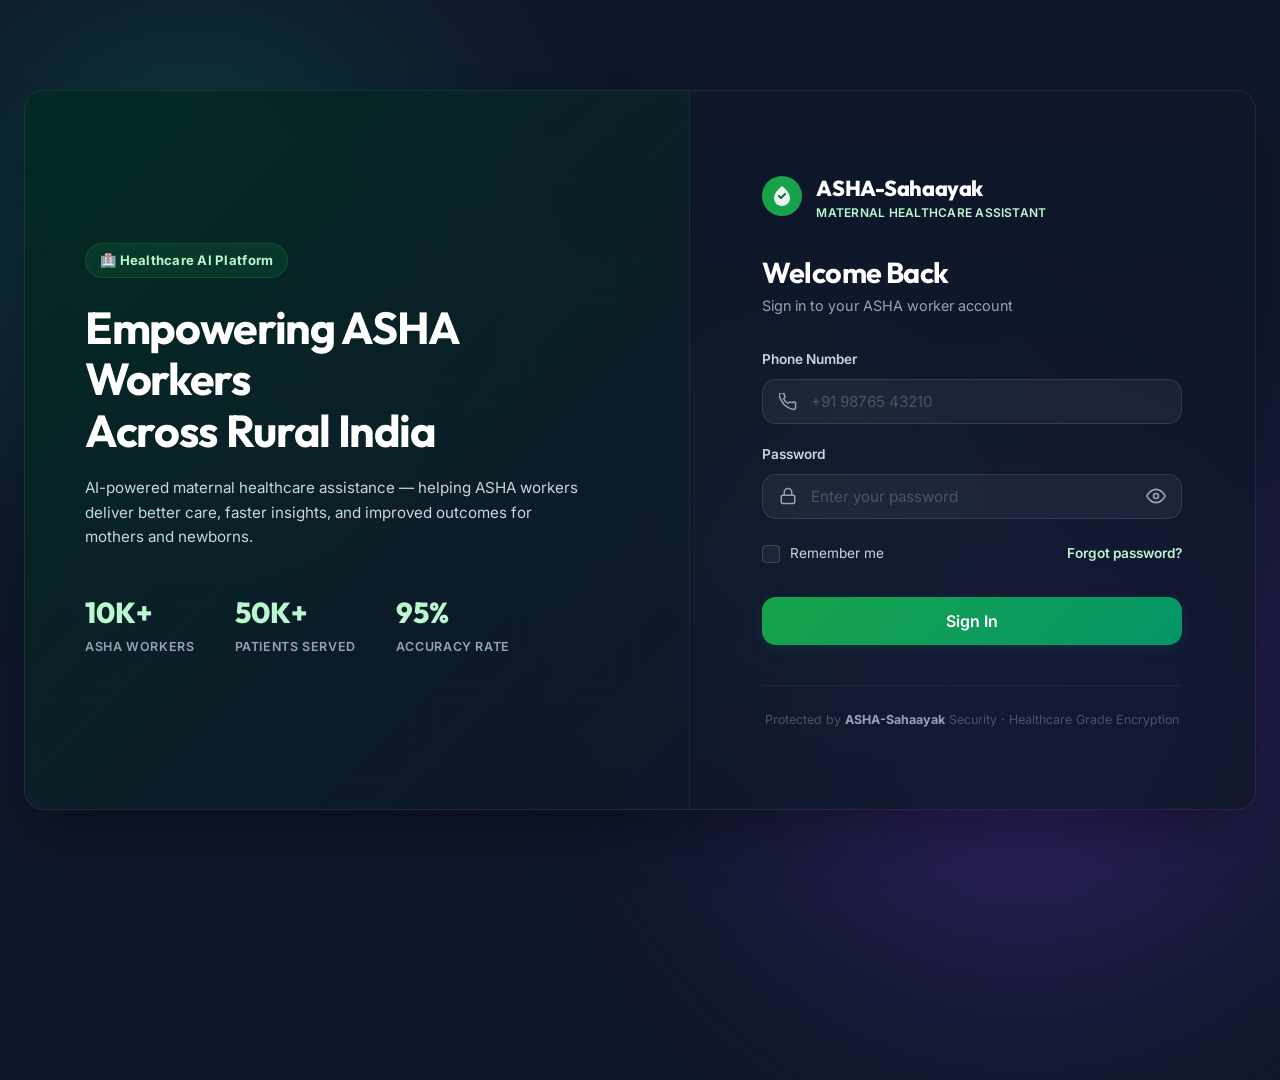
<file: Frontend/index.html>
<!DOCTYPE html>
<html lang="en">
<head>
  <meta charset="UTF-8" />
  <meta name="viewport" content="width=device-width, initial-scale=1.0" />
  <title>ASHA-Sahaayak | Maternal Healthcare Assistant</title>
  <meta name="description" content="ASHA-Sahaayak - AI-powered maternal healthcare assistant for ASHA workers operating in rural India. Login to access your dashboard." />
  <link rel="preconnect" href="https://fonts.googleapis.com" />
  <link rel="preconnect" href="https://fonts.gstatic.com" crossorigin />
  <link href="https://fonts.googleapis.com/css2?family=Inter:wght@300;400;500;600;700;800&family=Outfit:wght@400;500;600;700;800&display=swap" rel="stylesheet" />
  <link rel="stylesheet" href="css/style.css" />
  <link rel="stylesheet" href="css/login.css" />
</head>
<body class="login-page">
  <div class="login-bg">
    <div class="login-bg-circle login-bg-circle--1"></div>
    <div class="login-bg-circle login-bg-circle--2"></div>
    <div class="login-bg-circle login-bg-circle--3"></div>
  </div>

  <div class="login-container">
    <div class="login-left">
      <div class="login-left-content">
        <div class="brand-badge">🏥 Healthcare AI Platform</div>
        <h1 class="login-tagline">Empowering ASHA Workers<br/>Across Rural India</h1>
        <p class="login-description">AI-powered maternal healthcare assistance — helping ASHA workers deliver better care, faster insights, and improved outcomes for mothers and newborns.</p>
        <div class="login-stats">
          <div class="stat-item">
            <span class="stat-number">10K+</span>
            <span class="stat-label">ASHA Workers</span>
          </div>
          <div class="stat-item">
            <span class="stat-number">50K+</span>
            <span class="stat-label">Patients Served</span>
          </div>
          <div class="stat-item">
            <span class="stat-number">95%</span>
            <span class="stat-label">Accuracy Rate</span>
          </div>
        </div>
      </div>
    </div>

    <div class="login-right">
      <div class="login-card">
        <div class="login-logo">
          <div class="logo-icon">
            <svg viewBox="0 0 40 40" fill="none" xmlns="http://www.w3.org/2000/svg">
              <circle cx="20" cy="20" r="20" fill="url(#logoGrad)"/>
              <path d="M20 10 C20 10, 28 16, 28 22 C28 26.4, 24.4 30, 20 30 C15.6 30, 12 26.4, 12 22 C12 16, 20 10 20 10Z" fill="white" opacity="0.9"/>
              <path d="M17 20 L19 22 L23 18" stroke="#1a6b3c" stroke-width="2" stroke-linecap="round" stroke-linejoin="round"/>
              <defs>
                <linearGradient id="logoGrad" x1="0" y1="0" x2="40" y2="40">
                  <stop offset="0%" stop-color="#16a34a"/>
                  <stop offset="100%" stop-color="#059669"/>
                </linearGradient>
              </defs>
            </svg>
          </div>
          <div class="logo-text">
            <span class="logo-name">ASHA-Sahaayak</span>
            <span class="logo-sub">Maternal Healthcare Assistant</span>
          </div>
        </div>

        <div class="login-header">
          <h2>Welcome Back</h2>
          <p>Sign in to your ASHA worker account</p>
        </div>

        <form class="login-form" id="loginForm" onsubmit="handleLogin(event)">
          <div class="form-group">
            <label for="phone" class="form-label">Phone Number</label>
            <div class="input-wrapper">
              <span class="input-icon">
                <svg viewBox="0 0 24 24" fill="none" stroke="currentColor" stroke-width="2">
                  <path d="M22 16.92v3a2 2 0 01-2.18 2 19.79 19.79 0 01-8.63-3.07A19.5 19.5 0 013.07 9.81 19.79 19.79 0 01.02 1.18 2 2 0 012 0h3a2 2 0 012 1.72c.127.96.361 1.903.7 2.81a2 2 0 01-.45 2.11L6.09 7.91a16 16 0 006 6l1.27-1.27a2 2 0 012.11-.45c.907.339 1.85.573 2.81.7A2 2 0 0122 14.92v2z"/>
                </svg>
              </span>
              <input type="tel" id="phone" name="phone" placeholder="+91 98765 43210" class="form-input" required autocomplete="tel" />
            </div>
          </div>

          <div class="form-group">
            <label for="password" class="form-label">Password</label>
            <div class="input-wrapper">
              <span class="input-icon">
                <svg viewBox="0 0 24 24" fill="none" stroke="currentColor" stroke-width="2">
                  <rect x="3" y="11" width="18" height="11" rx="2" ry="2"/>
                  <path d="M7 11V7a5 5 0 0110 0v4"/>
                </svg>
              </span>
              <input type="password" id="password" name="password" placeholder="Enter your password" class="form-input" required autocomplete="current-password" />
              <button type="button" class="password-toggle" id="pwToggle" onclick="togglePassword()" aria-label="Toggle password visibility">
                <svg viewBox="0 0 24 24" fill="none" stroke="currentColor" stroke-width="2">
                  <path d="M1 12s4-8 11-8 11 8 11 8-4 8-11 8-11-8-11-8z"/>
                  <circle cx="12" cy="12" r="3"/>
                </svg>
              </button>
            </div>
          </div>

          <div class="form-options">
            <label class="checkbox-label">
              <input type="checkbox" id="rememberMe" />
              <span class="checkbox-custom"></span>
              Remember me
            </label>
            <a href="#" class="forgot-link">Forgot password?</a>
          </div>

          <button type="submit" class="btn btn-primary btn-login" id="loginBtn">
            <span class="btn-text">Sign In</span>
            <span class="btn-loader" style="display:none">
              <svg class="spinner" viewBox="0 0 24 24" fill="none">
                <circle cx="12" cy="12" r="10" stroke="currentColor" stroke-width="3" stroke-dasharray="31.4" stroke-dashoffset="10"/>
              </svg>
            </span>
          </button>
        </form>

        <div class="login-footer">
          <p>Protected by <strong>ASHA-Sahaayak</strong> Security · Healthcare Grade Encryption</p>
        </div>
      </div>
    </div>
  </div>

  <script src="js/app.js"></script>
  <script>
    function handleLogin(e) {
      e.preventDefault();
      const btn = document.getElementById('loginBtn');
      const btnText = btn.querySelector('.btn-text');
      const btnLoader = btn.querySelector('.btn-loader');
      btn.disabled = true;
      btnText.style.display = 'none';
      btnLoader.style.display = 'flex';
      setTimeout(() => {
        window.location.href = 'dashboard.html';
      }, 1200);
    }
    function togglePassword() {
      const pw = document.getElementById('password');
      pw.type = pw.type === 'password' ? 'text' : 'password';
    }
  </script>
</body>
</html>
</file>
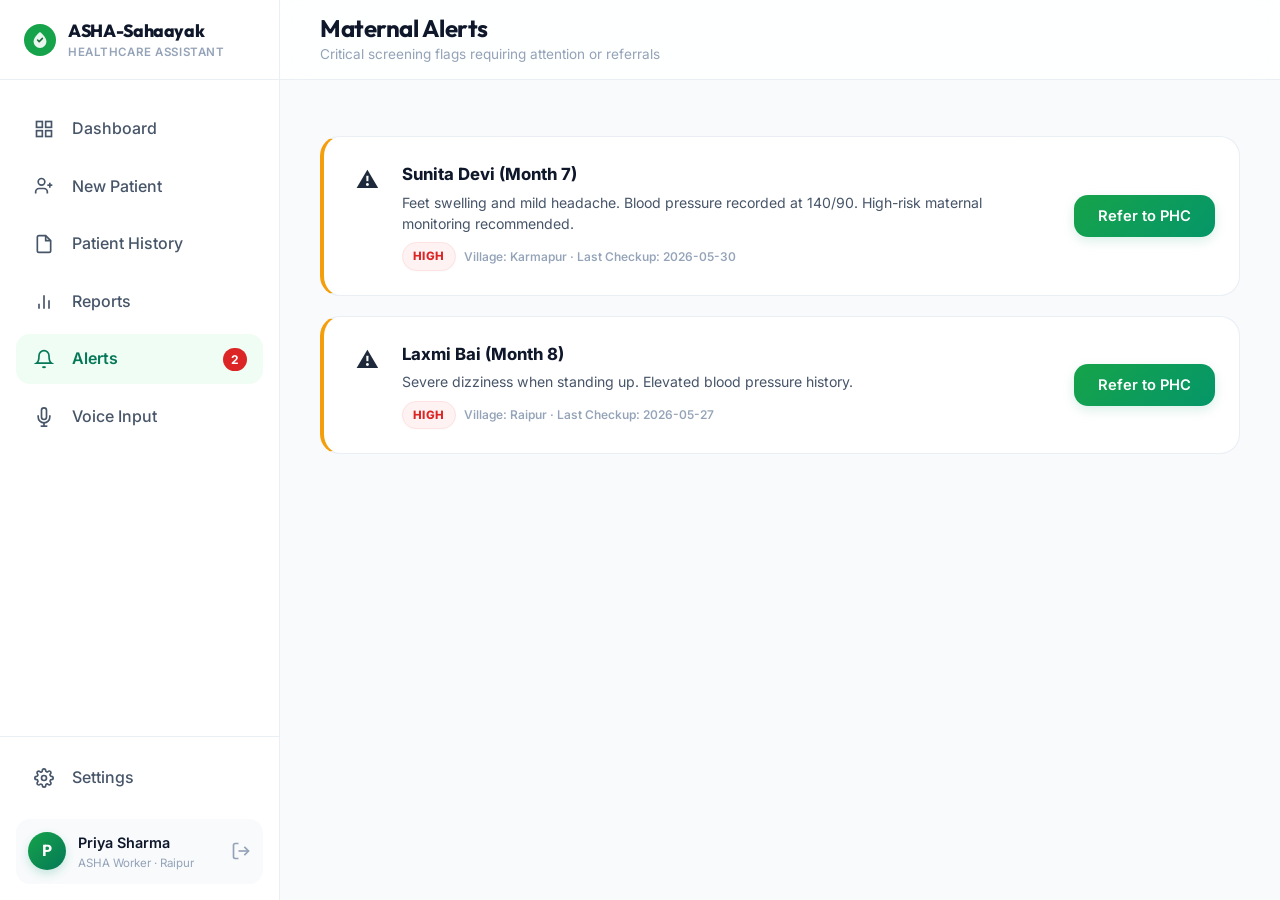
<file: Frontend/alerts.html>
<!DOCTYPE html>
<html lang="en">
<head>
  <meta charset="UTF-8" />
  <meta name="viewport" content="width=device-width, initial-scale=1.0" />
  <title>Active Alerts & Referrals | ASHA-Sahaayak</title>
  <meta name="description" content="Manage critical maternal alerts, warning statuses, and generate primary health center referrals." />
  <link rel="preconnect" href="https://fonts.googleapis.com" />
  <link rel="preconnect" href="https://fonts.gstatic.com" crossorigin />
  <link href="https://fonts.googleapis.com/css2?family=Inter:wght@300;400;500;600;700;800&family=Outfit:wght@400;500;600;700;800&display=swap" rel="stylesheet" />
  <link rel="stylesheet" href="css/style.css" />
  <link rel="stylesheet" href="css/dashboard.css" />
  <style>
    /* Specific styles for referral slips and alerts */
    .alerts-container {
      display: flex;
      flex-direction: column;
      gap: 20px;
      margin-top: 16px;
    }

    .alert-card-actionable {
      display: flex;
      align-items: center;
      justify-content: space-between;
      padding: 24px;
      background-color: white;
      border: var(--border-light);
      border-left-width: 4px;
      border-radius: var(--radius-lg);
      transition: all var(--transition-fast);
      gap: 20px;
    }

    .alert-card-actionable:hover {
      box-shadow: var(--shadow-sm);
      transform: translateX(4px);
    }

    .alert-card-actionable--critical {
      border-left-color: var(--danger-500);
    }
    .alert-card-actionable--warning {
      border-left-color: var(--warning-500);
    }

    .alert-card-content {
      display: flex;
      gap: 16px;
      flex: 1;
    }

    .alert-body-text {
      display: flex;
      flex-direction: column;
    }

    .alert-body-title {
      font-weight: 750;
      font-size: 1.05rem;
      color: var(--neutral-900);
    }

    .alert-body-desc {
      font-size: 0.88rem;
      color: var(--neutral-600);
      margin-top: 4px;
      line-height: 1.5;
    }

    .alert-badge-row {
      display: flex;
      align-items: center;
      gap: 8px;
      margin-top: 8px;
    }

    .alert-tag-time {
      font-size: 0.75rem;
      color: var(--neutral-400);
      font-weight: 550;
    }

    /* Modal for referral form */
    .referral-form-box {
      border: 2px dashed var(--neutral-300);
      padding: 24px;
      background-color: var(--neutral-50);
      border-radius: var(--radius-md);
      font-family: var(--font-body);
      color: var(--neutral-800);
    }

    .referral-field {
      border-bottom: 1px solid var(--neutral-200);
      padding: 8px 0;
      display: flex;
      justify-content: space-between;
      font-size: 0.9rem;
    }

    .referral-field strong {
      color: var(--neutral-900);
    }

    /* Modal dialog overrides */
    .modal {
      display: none;
      position: fixed;
      top: 0;
      left: 0;
      width: 100vw;
      height: 100vh;
      background-color: rgba(15, 23, 42, 0.4);
      backdrop-filter: blur(4px);
      z-index: 1000;
      align-items: center;
      justify-content: center;
      padding: 20px;
    }

    .modal.open {
      display: flex;
    }

    .modal-content {
      background-color: white;
      border-radius: var(--radius-lg);
      width: 100%;
      max-width: 580px;
      box-shadow: var(--shadow-lg);
      border: var(--border-light);
      animation: modalSlide 0.3s cubic-bezier(0.34, 1.56, 0.64, 1);
      display: flex;
      flex-direction: column;
    }

    .modal-header {
      padding: 24px 30px;
      border-bottom: var(--border-light);
      display: flex;
      align-items: center;
      justify-content: space-between;
    }

    .modal-close {
      background: none;
      border: none;
      color: var(--neutral-400);
      cursor: pointer;
      font-size: 1.5rem;
      display: flex;
    }

    .modal-body {
      padding: 30px;
      overflow-y: auto;
      max-height: 70vh;
    }

    @media print {
      .modal-close, .modal-body button, .btn {
        display: none !important;
      }
      .modal {
        position: relative !important;
        background: none !important;
        padding: 0 !important;
      }
      .modal-content {
        box-shadow: none !important;
        border: none !important;
      }
    }
  </style>
</head>
<body class="app-layout">
  <!-- Sidebar -->
  <aside class="sidebar" id="sidebar">
    <div class="sidebar-header">
      <div class="sidebar-logo">
        <div class="logo-icon logo-icon--sm">
          <svg viewBox="0 0 40 40" fill="none"><circle cx="20" cy="20" r="20" fill="url(#alGrad)"/><path d="M20 10 C20 10, 28 16, 28 22 C28 26.4, 24.4 30, 20 30 C15.6 30, 12 26.4, 12 22 C12 16, 20 10 20 10Z" fill="white" opacity="0.9"/><path d="M17 20 L19 22 L23 18" stroke="#1a6b3c" stroke-width="2" stroke-linecap="round" stroke-linejoin="round"/><defs><linearGradient id="alGrad" x1="0" y1="0" x2="40" y2="40"><stop offset="0%" stop-color="#16a34a"/><stop offset="100%" stop-color="#059669"/></linearGradient></defs></svg>
        </div>
        <div><span class="sidebar-app-name">ASHA-Sahaayak</span><span class="sidebar-app-sub">Healthcare Assistant</span></div>
      </div>
      <button class="sidebar-close" onclick="toggleSidebar()"><svg viewBox="0 0 24 24" fill="none" stroke="currentColor" stroke-width="2"><path d="M18 6L6 18M6 6l12 12"/></svg></button>
    </div>
    <nav class="sidebar-nav">
      <a href="dashboard.html" class="nav-item"><span class="nav-icon"><svg viewBox="0 0 24 24" fill="none" stroke="currentColor" stroke-width="2"><rect x="3" y="3" width="7" height="7"/><rect x="14" y="3" width="7" height="7"/><rect x="14" y="14" width="7" height="7"/><rect x="3" y="14" width="7" height="7"/></svg></span><span class="nav-label">Dashboard</span></a>
      <a href="new-patient.html" class="nav-item"><span class="nav-icon"><svg viewBox="0 0 24 24" fill="none" stroke="currentColor" stroke-width="2"><path d="M16 21v-2a4 4 0 00-4-4H6a4 4 0 00-4 4v2"/><circle cx="9" cy="7" r="4"/><line x1="19" y1="8" x2="19" y2="14"/><line x1="22" y1="11" x2="16" y2="11"/></svg></span><span class="nav-label">New Patient</span></a>
      <a href="patient-history.html" class="nav-item"><span class="nav-icon"><svg viewBox="0 0 24 24" fill="none" stroke="currentColor" stroke-width="2"><path d="M14 2H6a2 2 0 00-2 2v16a2 2 0 002 2h12a2 2 0 002-2V8z"/><polyline points="14 2 14 8 20 8"/></svg></span><span class="nav-label">Patient History</span></a>
      <a href="reports.html" class="nav-item"><span class="nav-icon"><svg viewBox="0 0 24 24" fill="none" stroke="currentColor" stroke-width="2"><line x1="18" y1="20" x2="18" y2="10"/><line x1="12" y1="20" x2="12" y2="4"/><line x1="6" y1="20" x2="6" y2="14"/></svg></span><span class="nav-label">Reports</span></a>
      <a href="alerts.html" class="nav-item active nav-item--alert"><span class="nav-icon"><svg viewBox="0 0 24 24" fill="none" stroke="currentColor" stroke-width="2"><path d="M18 8A6 6 0 006 8c0 7-3 9-3 9h18s-3-2-3-9"/><path d="M13.73 21a2 2 0 01-3.46 0"/></svg></span><span class="nav-label">Alerts</span><span class="nav-badge" id="alertCountBadge">3</span></a>
      <a href="voice-input.html" class="nav-item"><span class="nav-icon"><svg viewBox="0 0 24 24" fill="none" stroke="currentColor" stroke-width="2"><path d="M12 1a3 3 0 00-3 3v8a3 3 0 006 0V4a3 3 0 00-3-3z"/><path d="M19 10v2a7 7 0 01-14 0v-2"/><line x1="12" y1="19" x2="12" y2="23"/><line x1="8" y1="23" x2="16" y2="23"/></svg></span><span class="nav-label">Voice Input</span></a>
    </nav>
    <div class="sidebar-bottom">
      <a href="settings.html" class="nav-item"><span class="nav-icon"><svg viewBox="0 0 24 24" fill="none" stroke="currentColor" stroke-width="2"><circle cx="12" cy="12" r="3"/><path d="M19.4 15a1.65 1.65 0 00.33 1.82l.06.06a2 2 0 010 2.83 2 2 0 01-2.83 0l-.06-.06a1.65 1.65 0 00-1.82-.33 1.65 1.65 0 00-1 1.51V21a2 2 0 01-2 2 2 2 0 01-2-2v-.09A1.65 1.65 0 009 19.4a1.65 1.65 0 00-1.82.33l-.06.06a2 2 0 01-2.83 0 2 2 0 010-2.83l.06-.06A1.65 1.65 0 004.68 15a1.65 1.65 0 00-1.51-1H3a2 2 0 01-2-2 2 2 0 012-2h.09A1.65 1.65 0 004.6 9a1.65 1.65 0 00-.33-1.82l-.06-.06a2 2 0 010-2.83 2 2 0 012.83 0l.06.06A1.65 1.65 0 009 4.68a1.65 1.65 0 001-1.51V3a2 2 0 012-2 2 2 0 012 2v.09a1.65 1.65 0 001 1.51 1.65 1.65 0 001.82-.33l.06-.06a2 2 0 012.83 0 2 2 0 010 2.83l-.06.06A1.65 1.65 0 0019.4 9a1.65 1.65 0 001.51 1H21a2 2 0 012 2 2 2 0 01-2 2h-.09a1.65 1.65 0 00-1.51 1z"/></svg></span><span class="nav-label">Settings</span></a>
      <div class="sidebar-user">
        <div class="user-avatar">P</div>
        <div class="user-info"><span class="user-name">Priya Sharma</span><span class="user-role">ASHA Worker · Raipur</span></div>
        <a href="index.html" class="logout-btn" title="Logout"><svg viewBox="0 0 24 24" fill="none" stroke="currentColor" stroke-width="2"><path d="M9 21H5a2 2 0 01-2-2V5a2 2 0 012-2h4"/><polyline points="16 17 21 12 16 7"/><line x1="21" y1="12" x2="9" y2="12"/></svg></a>
      </div>
    </div>
  </aside>
  <div class="sidebar-overlay" onclick="toggleSidebar()"></div>

  <!-- Main Content -->
  <main class="main-content">
    <header class="top-header">
      <div class="header-left">
        <button class="hamburger" onclick="toggleSidebar()"><svg viewBox="0 0 24 24" fill="none" stroke="currentColor" stroke-width="2"><line x1="3" y1="12" x2="21" y2="12"/><line x1="3" y1="6" x2="21" y2="6"/><line x1="3" y1="18" x2="21" y2="18"/></svg></button>
        <div>
          <h1 class="page-title">Maternal Alerts</h1>
          <p class="page-subtitle">Critical screening flags requiring attention or referrals</p>
        </div>
      </div>
    </header>

    <div class="content-area">
      <div class="alerts-container" id="alertsContainer">
        <!-- Dynamically generated list items -->
      </div>
    </div>
  </main>

  <!-- Referral slip modal -->
  <div class="modal" id="referralModal">
    <div class="modal-content">
      <div class="modal-header">
        <h2 class="card-title">🚨 PHC Official Referral Form</h2>
        <button class="modal-close" onclick="closeModal()">&times;</button>
      </div>
      <div class="modal-body">
        <div class="referral-form-box" id="referralBox">
          <!-- Dynamically populated referral -->
        </div>
        <div style="display:flex; gap:16px; margin-top:24px;">
          <button class="btn btn-secondary" onclick="closeModal()" style="flex:1;">Cancel</button>
          <button class="btn btn-primary" onclick="window.print()" style="flex:1.2;">🖨️ Print Referral Slip</button>
        </div>
      </div>
    </div>
  </div>

  <script src="js/app.js"></script>
  <script>
    let patients = [];

    document.addEventListener('DOMContentLoaded', () => {
      loadAlerts();
    });

    function loadAlerts() {
      patients = window.getPatients();
      
      // Filter out high-risk or emergency cases
      const alertPatients = patients.filter(p => p.risk === 'HIGH' || p.risk === 'EMERGENCY');
      
      // Update sidebar alert badge counts
      const alertCount = alertPatients.length;
      document.getElementById('alertCountBadge').textContent = alertCount;

      const container = document.getElementById('alertsContainer');
      container.innerHTML = '';

      if (alertCount === 0) {
        container.innerHTML = `
          <div class="card" style="text-align:center; padding: 40px;">
            <span style="font-size:2rem;">✓</span>
            <h2 style="margin-top:12px;">No Active Danger Signals</h2>
            <p style="color:var(--neutral-400); margin-top:4px;">All registered patients display normal progress indices.</p>
          </div>
        `;
        return;
      }

      alertPatients.forEach(p => {
        const item = document.createElement('div');
        
        const isCritical = p.risk === 'EMERGENCY';
        const cardClass = isCritical ? 'alert-card-actionable alert-card-actionable--critical' : 'alert-card-actionable alert-card-actionable--warning';
        const riskClass = isCritical ? 'risk-badge risk-badge--emergency' : 'risk-badge risk-badge--high';
        const icon = isCritical ? '🚨' : '⚠️';
        
        item.className = cardClass;
        item.innerHTML = `
          <div class="alert-card-content">
            <div class="alert-icon" style="font-size: 1.4rem;">${icon}</div>
            <div class="alert-body-text">
              <span class="alert-body-title">${p.name} (Month ${p.month})</span>
              <span class="alert-body-desc">${p.notes ? p.notes.split('\n')[0] : 'Elevated gestational warning flags detected.'}</span>
              <div class="alert-badge-row">
                <span class="${riskClass}">${p.risk}</span>
                <span class="alert-tag-time">Village: ${p.village} · Last Checkup: ${p.date || 'N/A'}</span>
              </div>
            </div>
          </div>
          <div>
            <button class="btn btn-primary" onclick="openReferral('${p.id}')">Refer to PHC</button>
          </div>
        `;
        
        container.appendChild(item);
      });
    }

    function openReferral(id) {
      const p = patients.find(patient => patient.id === id);
      if (!p) return;

      const modal = document.getElementById('referralModal');
      const box = document.getElementById('referralBox');

      box.innerHTML = `
        <div style="text-align:center; border-bottom:2px solid var(--neutral-800); padding-bottom:12px; margin-bottom:16px;">
          <h3 style="font-family:var(--font-headers); font-size:1.15rem; font-weight:800; color:var(--neutral-900); text-transform:uppercase;">Primary Health Center Referral Slip</h3>
          <span style="font-size:0.75rem; color:var(--neutral-400); font-weight:600; letter-spacing:0.02em;">ASHA-SAHAAYAK HEALTHCARE AI SUPPORT SYSTEM</span>
        </div>

        <div style="display:flex; flex-direction:column; gap:8px;">
          <div class="referral-field"><span>Referral Date:</span><strong>${new Date().toLocaleDateString('en-IN')}</strong></div>
          <div class="referral-field"><span>Patient Name:</span><strong>${p.name}</strong></div>
          <div class="referral-field"><span>Age / Blood Group:</span><strong>${p.age} Yrs / ${p.bloodGroup || 'N/A'}</strong></div>
          <div class="referral-field"><span>Pregnancy Month:</span><strong>Month ${p.month} (Trimester ${Math.ceil(p.month/3)})</strong></div>
          <div class="referral-field"><span>Village / Contact:</span><strong>${p.village} / ${p.contact}</strong></div>
          <div class="referral-field"><span>Clinical Severity:</span><strong style="color:var(--danger-600)">${p.risk} STATUS</strong></div>
        </div>

        <div style="margin-top:16px;">
          <div style="font-size:0.75rem; font-weight:750; color:var(--neutral-400); text-transform:uppercase; letter-spacing:0.02em; margin-bottom:4px;">Diagnostic Notes & Symptoms</div>
          <div style="font-size:0.85rem; background:white; padding:12px; border:var(--border-light); border-radius:6px; font-style:italic; line-height:1.4;">${p.notes || 'Patient exhibits persistent warning signs.'}</div>
        </div>

        <div style="margin-top:24px; border-top:1px solid var(--neutral-300); padding-top:16px; display:flex; justify-content:space-between; align-items:flex-end;">
          <div>
            <div style="font-size:0.75rem; color:var(--neutral-400); font-weight:650;">Referred By:</div>
            <div style="font-size:0.88rem; font-weight:700; color:var(--neutral-800);">Priya Sharma, ASHA Worker</div>
          </div>
          <div style="border-top:1px solid var(--neutral-400); width:120px; text-align:center; padding-top:4px; font-size:0.7rem; color:var(--neutral-400); font-weight:600;">Authorized Signature</div>
        </div>
      `;

      modal.classList.add('open');
    }

    function closeModal() {
      document.getElementById('referralModal').classList.remove('open');
    }
  </script>
</body>
</html>
</file>
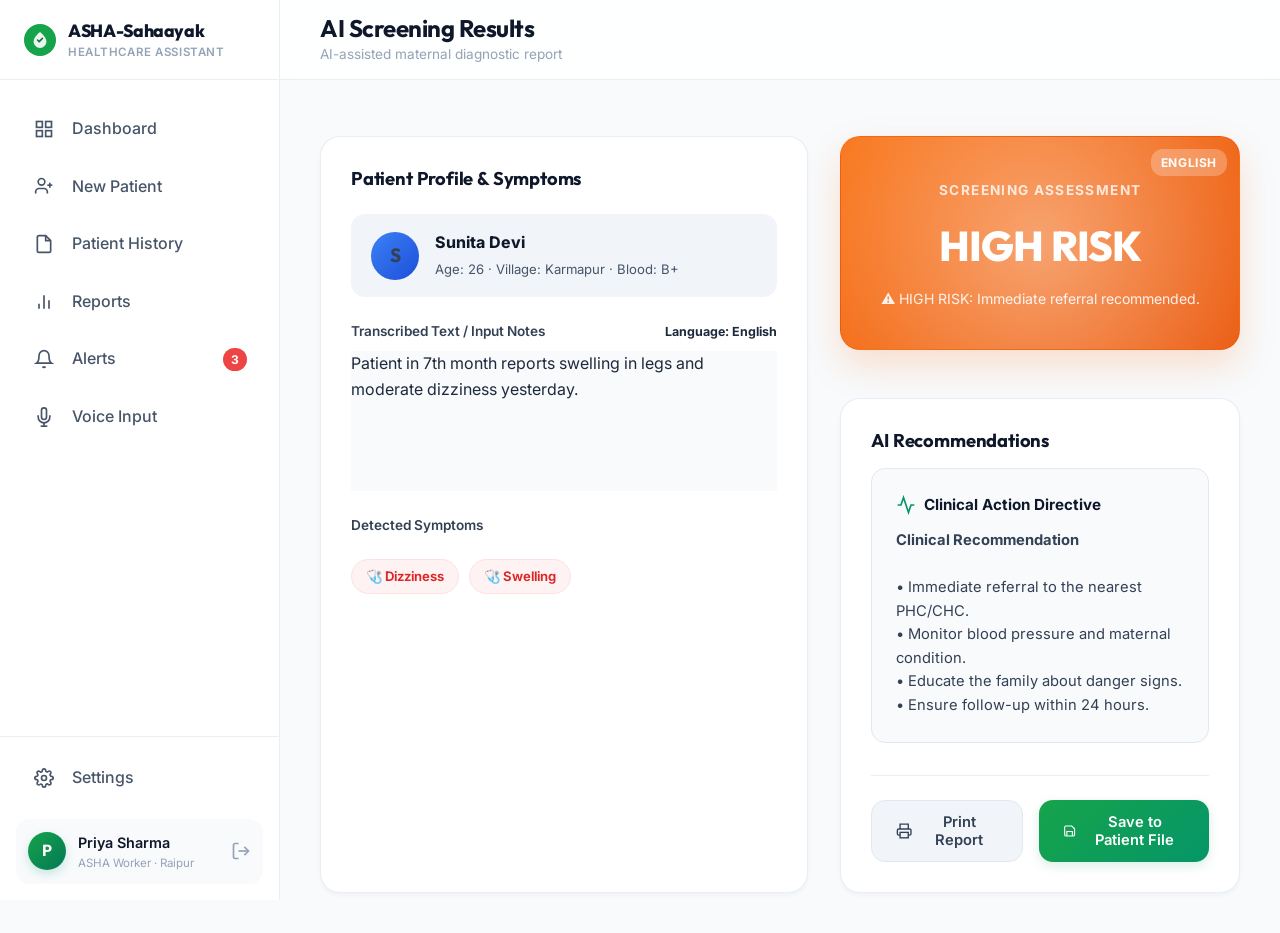
<file: Frontend/analysis-result.html>
<!DOCTYPE html>
<html lang="en">
<head>
  <meta charset="UTF-8" />
  <meta name="viewport" content="width=device-width, initial-scale=1.0" />
  <title>AI Analysis Result | ASHA-Sahaayak</title>
  <meta name="description" content="AI screening results: symptoms detected, risk level, and healthcare recommendations." />
  <link rel="preconnect" href="https://fonts.googleapis.com" />
  <link rel="preconnect" href="https://fonts.gstatic.com" crossorigin />
  <link href="https://fonts.googleapis.com/css2?family=Inter:wght@300;400;500;600;700;800&family=Outfit:wght@400;500;600;700;800&display=swap" rel="stylesheet" />
  <link rel="stylesheet" href="css/style.css" />
  <link rel="stylesheet" href="css/dashboard.css" />
  <style>
    /* Unique styles for analysis-result.html */
    .result-container {
      display: grid;
      grid-template-columns: 1.1fr 0.9fr;
      gap: 32px;
      margin-top: 16px;
    }
    
    @media (max-width: 992px) {
      .result-container {
        grid-template-columns: 1fr;
      }
    }

    .info-profile-bar {
      display: flex;
      align-items: center;
      gap: 16px;
      background-color: var(--neutral-100);
      padding: 16px 20px;
      border-radius: var(--radius-md);
      margin-bottom: 24px;
    }

    .profile-avatar {
      width: 48px;
      height: 48px;
      border-radius: var(--radius-full);
      background: var(--neutral-300);
      color: var(--neutral-700);
      display: flex;
      align-items: center;
      justify-content: center;
      font-family: var(--font-headers);
      font-weight: 700;
      font-size: 1.2rem;
    }

    .profile-detail {
      flex: 1;
    }

    .profile-name {
      font-weight: 750;
      color: var(--neutral-900);
      font-size: 1rem;
      display: block;
    }

    .profile-meta {
      font-size: 0.82rem;
      color: var(--neutral-600);
    }

    /* Glowing Risk Assessment Banner Widget */
    .risk-banner-card {
      text-align: center;
      padding: 40px 30px;
      border-radius: var(--radius-lg);
      margin-bottom: 24px;
      position: relative;
      overflow: hidden;
      border: 1px solid transparent;
      transition: all var(--transition-normal);
    }

    .risk-banner-card::before {
      content: '';
      position: absolute;
      top: -30%;
      left: -30%;
      width: 160%;
      height: 160%;
      background: radial-gradient(circle, rgba(255,255,255,0.4) 0%, rgba(255,255,255,0) 70%);
      pointer-events: none;
      transform: rotate(15deg);
    }

    /* Risk Level Specific Glowing Widgets */
    .risk-banner-card--low {
      background: linear-gradient(135deg, #10b981, #047857);
      box-shadow: 0 16px 36px rgba(16, 185, 129, 0.2);
    }
    
    .risk-banner-card--medium {
      background: linear-gradient(135deg, #f59e0b, #d97706);
      box-shadow: 0 16px 36px rgba(245, 158, 11, 0.2);
    }

    .risk-banner-card--high {
      background: linear-gradient(135deg, #f97316, #ea580c);
      box-shadow: 0 16px 36px rgba(249, 115, 22, 0.2);
    }

    .risk-banner-card--emergency {
      background: linear-gradient(135deg, #ef4444, #b91c1c);
      box-shadow: 0 16px 36px rgba(239, 68, 68, 0.25);
      animation: pulseDangerCard 2s infinite ease-in-out;
    }

    @keyframes pulseDangerCard {
      0%, 100% {
        box-shadow: 0 16px 36px rgba(239, 68, 68, 0.25);
      }
      50% {
        box-shadow: 0 16px 36px rgba(239, 68, 68, 0.45);
      }
    }

    .risk-banner-label {
      font-size: 0.85rem;
      font-weight: 700;
      color: rgba(255, 255, 255, 0.8);
      text-transform: uppercase;
      letter-spacing: 0.1em;
    }

    .risk-banner-value {
      font-family: var(--font-headers);
      font-size: 2.6rem;
      font-weight: 800;
      color: white;
      margin: 10px 0;
      letter-spacing: -0.02em;
    }

    .risk-banner-desc {
      font-size: 0.88rem;
      color: rgba(255, 255, 255, 0.9);
      max-width: 320px;
      margin: 0 auto;
      line-height: 1.4;
    }

    /* Symptoms Tags display */
    .symptom-tag-container {
      display: flex;
      flex-wrap: wrap;
      gap: 10px;
      margin-top: 14px;
    }

    .symptom-tag {
      background-color: var(--danger-50);
      color: var(--danger-600);
      border: 1px solid var(--danger-100);
      padding: 6px 14px;
      border-radius: var(--radius-full);
      font-size: 0.82rem;
      font-weight: 650;
      display: flex;
      align-items: center;
      gap: 6px;
    }

    .symptom-tag--empty {
      background-color: var(--neutral-100);
      color: var(--neutral-400);
      border: 1px solid var(--neutral-200);
    }

    /* Guidance Action Card */
    .guidance-box {
      background-color: var(--neutral-50);
      border: 1px solid var(--neutral-200);
      border-radius: var(--radius-md);
      padding: 24px;
      margin-top: 24px;
    }

    .guidance-header {
      font-weight: 700;
      font-size: 0.95rem;
      color: var(--neutral-900);
      margin-bottom: 12px;
      display: flex;
      align-items: center;
      gap: 8px;
    }

    .guidance-text {
      font-size: 0.92rem;
      color: var(--neutral-700);
      line-height: 1.6;
    }

    .action-row {
      display: flex;
      gap: 16px;
      margin-top: 32px;
      border-top: var(--border-light);
      padding-top: 24px;
    }

    @media (max-width: 640px) {
      .action-row {
        flex-direction: column;
      }
    }

    /* CSS rules for clean Printing formatting */
    @media print {
      body {
        background-color: white;
        color: black;
      }
      .sidebar, .top-header, .action-row, .sidebar-overlay {
        display: none !important;
      }
      .main-content {
        margin-left: 0 !important;
        padding: 0 !important;
      }
      .content-area {
        padding: 0 !important;
      }
      .result-container {
        grid-template-columns: 1fr !important;
        gap: 20px !important;
      }
      .card {
        border: none !important;
        box-shadow: none !important;
        padding: 10px !important;
      }
      .risk-banner-card {
        background: none !important;
        border: 2px solid black !important;
        color: black !important;
        box-shadow: none !important;
      }
      .risk-banner-value, .risk-banner-desc, .risk-banner-label {
        color: black !important;
      }
    }
  </style>
</head>
<body class="app-layout">
  <!-- Sidebar -->
  <aside class="sidebar" id="sidebar">
    <div class="sidebar-header">
      <div class="sidebar-logo">
        <div class="logo-icon logo-icon--sm">
          <svg viewBox="0 0 40 40" fill="none"><circle cx="20" cy="20" r="20" fill="url(#resGrad)"/><path d="M20 10 C20 10, 28 16, 28 22 C28 26.4, 24.4 30, 20 30 C15.6 30, 12 26.4, 12 22 C12 16, 20 10 20 10Z" fill="white" opacity="0.9"/><path d="M17 20 L19 22 L23 18" stroke="#1a6b3c" stroke-width="2" stroke-linecap="round" stroke-linejoin="round"/><defs><linearGradient id="resGrad" x1="0" y1="0" x2="40" y2="40"><stop offset="0%" stop-color="#16a34a"/><stop offset="100%" stop-color="#059669"/></linearGradient></defs></svg>
        </div>
        <div><span class="sidebar-app-name">ASHA-Sahaayak</span><span class="sidebar-app-sub">Healthcare Assistant</span></div>
      </div>
      <button class="sidebar-close" onclick="toggleSidebar()"><svg viewBox="0 0 24 24" fill="none" stroke="currentColor" stroke-width="2"><path d="M18 6L6 18M6 6l12 12"/></svg></button>
    </div>
    <nav class="sidebar-nav">
      <a href="dashboard.html" class="nav-item"><span class="nav-icon"><svg viewBox="0 0 24 24" fill="none" stroke="currentColor" stroke-width="2"><rect x="3" y="3" width="7" height="7"/><rect x="14" y="3" width="7" height="7"/><rect x="14" y="14" width="7" height="7"/><rect x="3" y="14" width="7" height="7"/></svg></span><span class="nav-label">Dashboard</span></a>
      <a href="new-patient.html" class="nav-item"><span class="nav-icon"><svg viewBox="0 0 24 24" fill="none" stroke="currentColor" stroke-width="2"><path d="M16 21v-2a4 4 0 00-4-4H6a4 4 0 00-4 4v2"/><circle cx="9" cy="7" r="4"/><line x1="19" y1="8" x2="19" y2="14"/><line x1="22" y1="11" x2="16" y2="11"/></svg></span><span class="nav-label">New Patient</span></a>
      <a href="patient-history.html" class="nav-item"><span class="nav-icon"><svg viewBox="0 0 24 24" fill="none" stroke="currentColor" stroke-width="2"><path d="M14 2H6a2 2 0 00-2 2v16a2 2 0 002 2h12a2 2 0 002-2V8z"/><polyline points="14 2 14 8 20 8"/></svg></span><span class="nav-label">Patient History</span></a>
      <a href="reports.html" class="nav-item"><span class="nav-icon"><svg viewBox="0 0 24 24" fill="none" stroke="currentColor" stroke-width="2"><line x1="18" y1="20" x2="18" y2="10"/><line x1="12" y1="20" x2="12" y2="4"/><line x1="6" y1="20" x2="6" y2="14"/></svg></span><span class="nav-label">Reports</span></a>
      <a href="alerts.html" class="nav-item nav-item--alert"><span class="nav-icon"><svg viewBox="0 0 24 24" fill="none" stroke="currentColor" stroke-width="2"><path d="M18 8A6 6 0 006 8c0 7-3 9-3 9h18s-3-2-3-9"/><path d="M13.73 21a2 2 0 01-3.46 0"/></svg></span><span class="nav-label">Alerts</span><span class="nav-badge">3</span></a>
      <a href="voice-input.html" class="nav-item"><span class="nav-icon"><svg viewBox="0 0 24 24" fill="none" stroke="currentColor" stroke-width="2"><path d="M12 1a3 3 0 00-3 3v8a3 3 0 006 0V4a3 3 0 00-3-3z"/><path d="M19 10v2a7 7 0 01-14 0v-2"/><line x1="12" y1="19" x2="12" y2="23"/><line x1="8" y1="23" x2="16" y2="23"/></svg></span><span class="nav-label">Voice Input</span></a>
    </nav>
    <div class="sidebar-bottom">
      <a href="settings.html" class="nav-item"><span class="nav-icon"><svg viewBox="0 0 24 24" fill="none" stroke="currentColor" stroke-width="2"><circle cx="12" cy="12" r="3"/><path d="M19.4 15a1.65 1.65 0 00.33 1.82l.06.06a2 2 0 010 2.83 2 2 0 01-2.83 0l-.06-.06a1.65 1.65 0 00-1.82-.33 1.65 1.65 0 00-1 1.51V21a2 2 0 01-2 2 2 2 0 01-2-2v-.09A1.65 1.65 0 009 19.4a1.65 1.65 0 00-1.82.33l-.06.06a2 2 0 01-2.83 0 2 2 0 010-2.83l.06-.06A1.65 1.65 0 004.68 15a1.65 1.65 0 00-1.51-1H3a2 2 0 01-2-2 2 2 0 012-2h.09A1.65 1.65 0 004.6 9a1.65 1.65 0 00-.33-1.82l-.06-.06a2 2 0 010-2.83 2 2 0 012.83 0l.06.06A1.65 1.65 0 009 4.68a1.65 1.65 0 001-1.51V3a2 2 0 012-2 2 2 0 012 2v.09a1.65 1.65 0 001 1.51 1.65 1.65 0 001.82-.33l.06-.06a2 2 0 012.83 0 2 2 0 010 2.83l-.06.06A1.65 1.65 0 0019.4 9a1.65 1.65 0 001.51 1H21a2 2 0 012 2 2 2 0 01-2 2h-.09a1.65 1.65 0 00-1.51 1z"/></svg></span><span class="nav-label">Settings</span></a>
      <div class="sidebar-user">
        <div class="user-avatar">P</div>
        <div class="user-info"><span class="user-name">Priya Sharma</span><span class="user-role">ASHA Worker · Raipur</span></div>
        <a href="index.html" class="logout-btn" title="Logout"><svg viewBox="0 0 24 24" fill="none" stroke="currentColor" stroke-width="2"><path d="M9 21H5a2 2 0 01-2-2V5a2 2 0 012-2h4"/><polyline points="16 17 21 12 16 7"/><line x1="21" y1="12" x2="9" y2="12"/></svg></a>
      </div>
    </div>
  </aside>
  <div class="sidebar-overlay" onclick="toggleSidebar()"></div>

  <!-- Main Content -->
  <main class="main-content">
    <header class="top-header">
      <div class="header-left">
        <button class="hamburger" onclick="toggleSidebar()"><svg viewBox="0 0 24 24" fill="none" stroke="currentColor" stroke-width="2"><line x1="3" y1="12" x2="21" y2="12"/><line x1="3" y1="6" x2="21" y2="6"/><line x1="3" y1="18" x2="21" y2="18"/></svg></button>
        <div>
          <h1 class="page-title">AI Screening Results</h1>
          <p class="page-subtitle">AI-assisted maternal diagnostic report</p>
        </div>
      </div>
    </header>

    <div class="content-area">
      <!-- Loading indicator -->
      <div id="loadingCard" class="card" style="text-align:center; padding: 60px 40px;">
        <svg class="spinner" viewBox="0 0 24 24" fill="none" style="width: 48px; height: 48px; margin-bottom: 20px; color: var(--primary-500);"><circle cx="12" cy="12" r="10" stroke="currentColor" stroke-width="3" stroke-dasharray="31.4" stroke-dashoffset="10"/></svg>
        <h2 style="margin-bottom: 8px;">Analyzing Clinical Notes...</h2>
        <p style="color: var(--neutral-400);">AI is running transcription verification and screening risks...</p>
      </div>

      <!-- Main Results Display -->
      <div id="resultsCard" class="result-container" style="display:none">
        
        <!-- Left Side Details -->
        <div class="card">
          <div class="card-header">
            <h2 class="card-title">Patient Profile & Symptoms</h2>
          </div>

          <!-- Profile Badge -->
          <div class="info-profile-bar">
            <div class="profile-avatar" id="avatarIcon">U</div>
            <div class="profile-detail">
              <span class="profile-name" id="patientProfileName">Unknown Patient</span>
              <span class="profile-meta" id="patientProfileMeta">Village: N/A · Month: N/A</span>
            </div>
          </div>

          <!-- Input Text transcription block -->
          <div class="form-group">
            <div style="display:flex; justify-content:space-between; align-items:center;">
              <label class="form-label">Transcribed Text / Input Notes</label>
              <span id="langIndicator" style="font-size:0.78rem; color:var(--neutral-500); font-weight:700;"></span>
            </div>
            <div class="transcript-box" style="height: auto; min-height: 140px; background-color: var(--neutral-50);">
              <p class="transcript-text" id="reportInputText"></p>
            </div>
          </div>

          <!-- Detected Symptoms Tags -->
          <div class="form-group" style="margin-top: 24px;">
            <label class="form-label">Detected Symptoms</label>
            <div class="symptom-tag-container" id="symptomsTagsContainer">
              <!-- Dynamically populated tags -->
            </div>
          </div>
        </div>

        <!-- Right Side Risk & Recommendations -->
        <div style="display: flex; flex-direction: column; gap: 24px;">
          
          <!-- Glowing Banner -->
          <div class="risk-banner-card" id="riskBanner">
            <span id="riskLangBadge" style="position:absolute; top:12px; right:12px; background:rgba(255,255,255,0.25); color:#fff; padding:4px 10px; border-radius:12px; font-size:0.75rem; font-weight:700; text-transform:uppercase; letter-spacing:0.05em;"></span>
            <span class="risk-banner-label">Screening Assessment</span>
            <div class="risk-banner-value" id="riskValue">LOW RISK</div>
            <p class="risk-banner-desc" id="riskGuidanceSummary">No maternal danger signals detected.</p>
          </div>

          <!-- Action Guidance Detail -->
          <div class="card" style="flex:1">
            <h2 class="card-title" style="margin-bottom:16px;">AI Recommendations</h2>
            <div class="guidance-box" style="margin-top:0;">
              <div class="guidance-header">
                <svg viewBox="0 0 24 24" fill="none" stroke="currentColor" stroke-width="2" style="width:20px;height:20px;color:var(--primary-600)"><polyline points="22 12 18 12 15 21 9 3 6 12 2 12"/></svg>
                Clinical Action Directive
              </div>
              <p class="guidance-text" id="detailedRecommendation">Loading recommended directives...</p>
            </div>

            <!-- Button Row -->
            <div class="action-row">
              <button class="btn btn-secondary" onclick="window.print()" style="flex:1">
                <svg viewBox="0 0 24 24" fill="none" stroke="currentColor" stroke-width="2" style="width:18px;height:18px;"><polyline points="6 9 6 2 18 2 18 9"/><path d="M6 18H4a2 2 0 01-2-2v-5a2 2 0 012-2h16a2 2 0 012 2v5a2 2 0 01-2 2h-2"/><rect x="6" y="14" width="12" height="8"/></svg>
                Print Report
              </button>
              <button class="btn btn-primary" id="saveBtn" onclick="saveToPatientFile()" style="flex:1.2">
                <svg viewBox="0 0 24 24" fill="none" stroke="currentColor" stroke-width="2" style="width:18px;height:18px;"><path d="M19 21H5a2 2 0 01-2-2V5a2 2 0 012-2h11l5 5v11a2 2 0 01-2 2z"/><polyline points="17 21 17 13 7 13 7 21"/></svg>
                Save to Patient File
              </button>
            </div>
          </div>
        </div>

      </div>
    </div>
  </main>

  <script src="js/app.js"></script>
  <script>
    let reportData = null;
    let selectedPatient = null;

    document.addEventListener('DOMContentLoaded', async () => {
      const pendingData = localStorage.getItem('pendingAnalysis');
      if (!pendingData) {
        // Fallback to mock text if visited directly
        const defaultText = "Patient in 7th month reports swelling in legs and moderate dizziness yesterday.";
        localStorage.setItem('pendingAnalysis', JSON.stringify({ text: defaultText, patientId: "1" }));
      }

      const { text, patientId } = JSON.parse(localStorage.getItem('pendingAnalysis') || '{}');
      
      // Load patient details if matching ID
      if (patientId) {
        const patients = window.getPatients();
        selectedPatient = patients.find(p => p.id === patientId);
      }

      // Execute real or simulated AI Analysis
      try {
        reportData = await window.apiClient.analyzeText(text);
        renderReport();
      } catch(e) {
        console.error("Analysis execution error", e);
        window.showToast("Analysis execution error", "error");
      }
    });

    function renderReport() {
      // Hide Loader, Show Content
      document.getElementById('loadingCard').style.display = 'none';
      document.getElementById('resultsCard').style.display = 'grid';

      const lang = window.localStorage.getItem('asha_language') || 'en';
      const langName = (window.LANGUAGE_MAP && window.LANGUAGE_MAP[lang]) ? window.LANGUAGE_MAP[lang] : lang;
      document.getElementById('langIndicator').textContent = 'Language: ' + langName;
      document.getElementById('riskLangBadge').textContent = langName;

      // Set Patient Details UI
      if (selectedPatient) {
        document.getElementById('avatarIcon').textContent = selectedPatient.name.charAt(0);
        document.getElementById('avatarIcon').style.background = getAvatarGradient(selectedPatient.name.charAt(0));
        document.getElementById('patientProfileName').textContent = selectedPatient.name;
        document.getElementById('patientProfileMeta').textContent = `Age: ${selectedPatient.age} · Village: ${selectedPatient.village} · Blood: ${selectedPatient.bloodGroup || 'N/A'}`;
      } else {
        // standalone/temporary custom run
        document.getElementById('patientProfileName').textContent = "Walk-in Patient";
        document.getElementById('patientProfileMeta').textContent = `Pregnancy Month: ${reportData.pregnancy_month || 'Unknown'}`;
      }

      // Fill in inputs
      document.getElementById('reportInputText').textContent =
        reportData.input_text || localStorage.getItem("lastInputText") || "No input available";

      // Populate detected symptoms
      const symptomsContainer = document.getElementById('symptomsTagsContainer');
      symptomsContainer.innerHTML = '';
      if (reportData.symptoms && reportData.symptoms.length > 0) {
        reportData.symptoms.forEach(s => {
          const tag = document.createElement('span');
          tag.className = 'symptom-tag';
          tag.innerHTML = `🩺 ${s}`;
          symptomsContainer.appendChild(tag);
        });
      } else {
        symptomsContainer.innerHTML = '<span class="symptom-tag symptom-tag--empty">No clear symptoms detected</span>';
      }

      // Configure risk levels visual card glow and typography
      const risk = reportData.risk_level;
      const valEl = document.getElementById('riskValue');
      const cardEl = document.getElementById('riskBanner');
      
      valEl.textContent = risk;
      cardEl.className = 'risk-banner-card'; // clear classes

      if (risk === 'EMERGENCY') {
        cardEl.classList.add('risk-banner-card--emergency');
        document.getElementById('riskGuidanceSummary').textContent = '⚠️ EMERGENCY ALERT: Critical maternal risk!';
      } else if (risk === 'HIGH RISK') {
        cardEl.classList.add('risk-banner-card--high');
        document.getElementById('riskGuidanceSummary').textContent = '⚠️ HIGH RISK: Immediate referral recommended.';
      } else if (risk === 'MEDIUM RISK') {
        cardEl.classList.add('risk-banner-card--medium');
        document.getElementById('riskGuidanceSummary').textContent = '⚡ MEDIUM RISK: Active follow-up required.';
      } else {
        cardEl.classList.add('risk-banner-card--low');
        document.getElementById('riskGuidanceSummary').textContent = '✓ LOW RISK: Vitals normal, regular follow-ups.';
      }

      let recommendation = reportData.clinical_recommendation;

      if (
        !recommendation ||
        recommendation === "undefined" ||
        recommendation === "No immediate maternal risk detected."
      ) {

        switch (reportData.risk_level) {

          case "EMERGENCY":
            recommendation = `
<b>Clinical Recommendation</b><br><br>

• Immediate emergency referral to the nearest hospital.<br>
• Stabilize the patient while arranging transport.<br>
• Inform the Medical Officer immediately.<br>
• Continue monitoring vital signs until transfer.
`;
            break;

          case "HIGH RISK":
            recommendation = `
<b>Clinical Recommendation</b><br><br>

• Immediate referral to the nearest PHC/CHC.<br>
• Monitor blood pressure and maternal condition.<br>
• Educate the family about danger signs.<br>
• Ensure follow-up within 24 hours.
`;
            break;

          case "MEDIUM RISK":
            recommendation = `
<b>Clinical Recommendation</b><br><br>

• Advise an early clinical assessment.<br>
• Continue regular monitoring.<br>
• Encourage adequate hydration and nutrition.<br>
• Schedule an earlier follow-up visit.
`;
            break;

          default:
            recommendation = `
<b>Clinical Recommendation</b><br><br>

• Continue routine antenatal care.<br>
• Take iron and folic acid tablets as prescribed.<br>
• Maintain a balanced diet and adequate hydration.<br>
• Attend all scheduled ANC visits.
`;
        }
      }

      document.getElementById("detailedRecommendation").innerHTML = recommendation;
    }

    // Save back to client profile in localStora
    function saveToPatientFile() {
      if (!selectedPatient) {
        window.showToast("Cannot save: No registered patient selected", "error");
        return;
      }

      // Update patient risk profile and diagnostic records
      const patients = window.getPatients();
      const pIdx = patients.findIndex(p => p.id === selectedPatient.id);
      
      if (pIdx > -1) {
        patients[pIdx].risk = reportData.risk_level;
        // Append notes
        patients[pIdx].notes = reportData.input_text + "\n---\nAI Risk: " + reportData.risk_level + ".\nAdvisory: " + reportData.guidance;
        localStorage.setItem('patients', JSON.stringify(patients));
        
        window.showToast(`Saved to ${selectedPatient.name}'s medical records!`);
        
        // Disable save button to avoid duplicate clicks
        const btn = document.getElementById('saveBtn');
        btn.disabled = true;
        btn.innerHTML = '✓ Saved Successfully';
      }
    }

    function getAvatarGradient(letter) {
      const gradients = [
        'linear-gradient(135deg, #a855f7, #7c3aed)',
        'linear-gradient(135deg, #f59e0b, #d97706)',
        'linear-gradient(135deg, #06b6d4, #0284c7)',
        'linear-gradient(135deg, #ec4899, #be185d)',
        'linear-gradient(135deg, #16a34a, #059669)',
        'linear-gradient(135deg, #3b82f6, #1d4ed8)'
      ];
      const index = letter.charCodeAt(0) % gradients.length;
      return gradients[index];
    }
  </script>
</body>
</html>
</file>
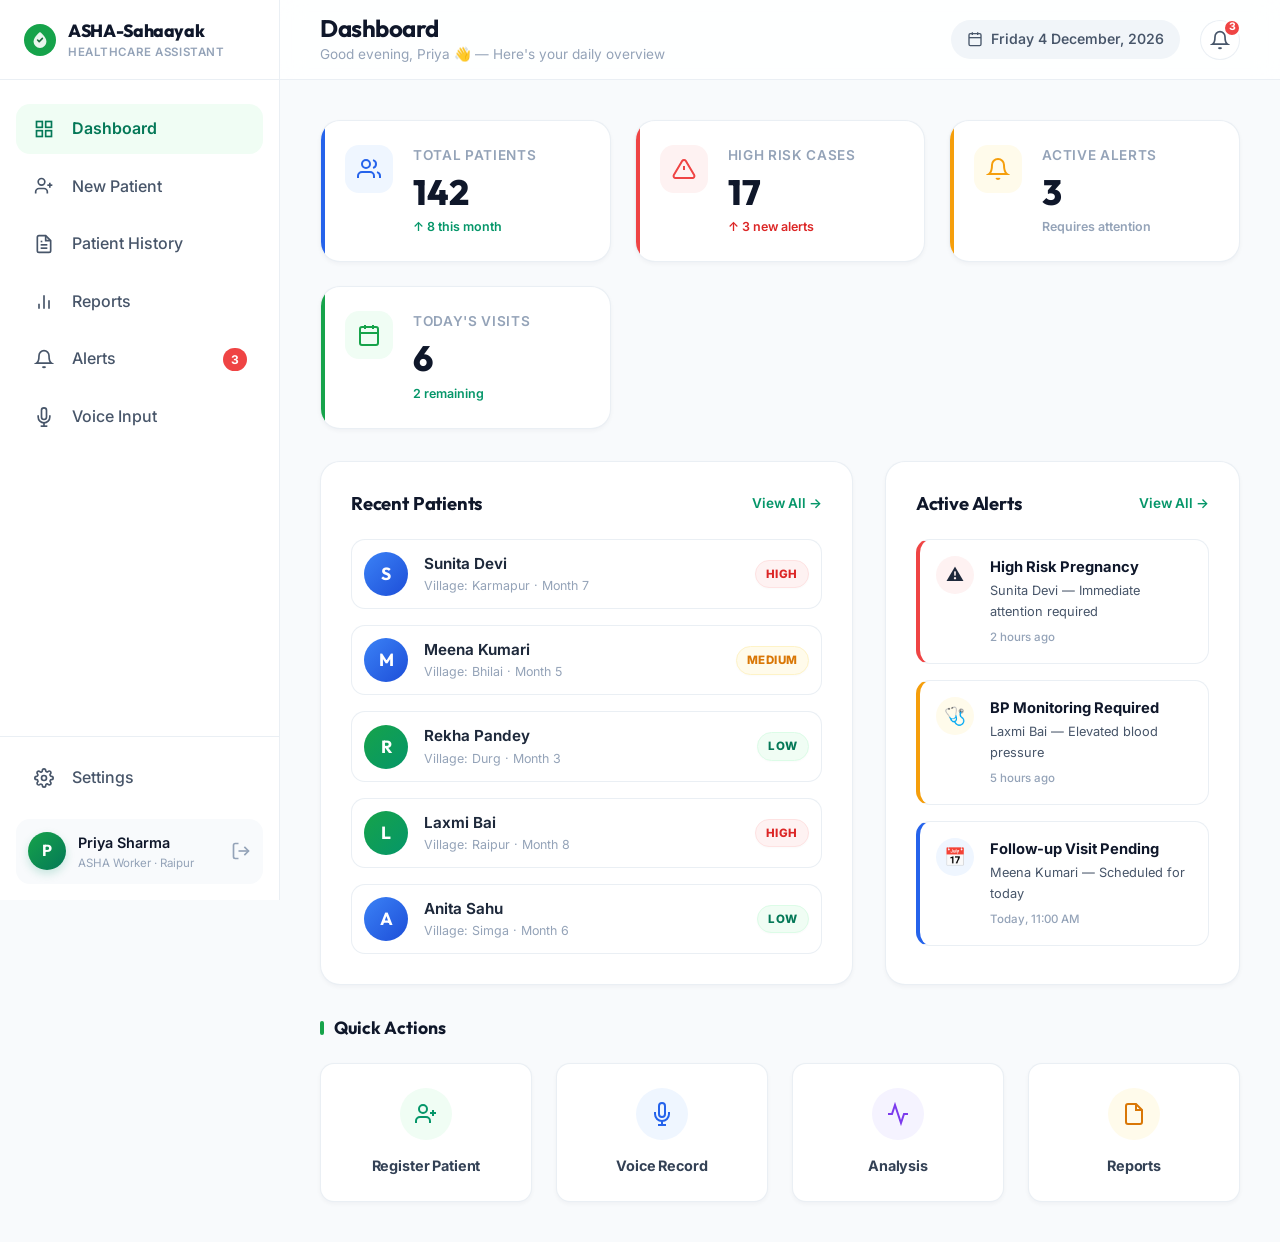
<file: Frontend/dashboard.html>
<!DOCTYPE html>
<html lang="en">
<head>
  <meta charset="UTF-8" />
  <meta name="viewport" content="width=device-width, initial-scale=1.0" />
  <title>Dashboard | ASHA-Sahaayak</title>
  <meta name="description" content="ASHA-Sahaayak Dashboard - Overview of patients, alerts, and daily visits." />
  <link rel="preconnect" href="https://fonts.googleapis.com" />
  <link rel="preconnect" href="https://fonts.gstatic.com" crossorigin />
  <link href="https://fonts.googleapis.com/css2?family=Inter:wght@300;400;500;600;700;800&family=Outfit:wght@400;500;600;700;800&display=swap" rel="stylesheet" />
  <link rel="stylesheet" href="css/style.css" />
  <link rel="stylesheet" href="css/dashboard.css" />
</head>
<body class="app-layout">
  <!-- Sidebar -->
  <aside class="sidebar" id="sidebar">
    <div class="sidebar-header">
      <div class="sidebar-logo">
        <div class="logo-icon logo-icon--sm">
          <svg viewBox="0 0 40 40" fill="none" xmlns="http://www.w3.org/2000/svg">
            <circle cx="20" cy="20" r="20" fill="url(#sideLogoGrad)"/>
            <path d="M20 10 C20 10, 28 16, 28 22 C28 26.4, 24.4 30, 20 30 C15.6 30, 12 26.4, 12 22 C12 16, 20 10 20 10Z" fill="white" opacity="0.9"/>
            <path d="M17 20 L19 22 L23 18" stroke="#1a6b3c" stroke-width="2" stroke-linecap="round" stroke-linejoin="round"/>
            <defs>
              <linearGradient id="sideLogoGrad" x1="0" y1="0" x2="40" y2="40">
                <stop offset="0%" stop-color="#16a34a"/>
                <stop offset="100%" stop-color="#059669"/>
              </linearGradient>
            </defs>
          </svg>
        </div>
        <div>
          <span class="sidebar-app-name">ASHA-Sahaayak</span>
          <span class="sidebar-app-sub">Healthcare Assistant</span>
        </div>
      </div>
      <button class="sidebar-close" id="sidebarClose" onclick="toggleSidebar()">
        <svg viewBox="0 0 24 24" fill="none" stroke="currentColor" stroke-width="2"><path d="M18 6L6 18M6 6l12 12"/></svg>
      </button>
    </div>

    <nav class="sidebar-nav">
      <a href="dashboard.html" class="nav-item active" id="nav-dashboard">
        <span class="nav-icon">
          <svg viewBox="0 0 24 24" fill="none" stroke="currentColor" stroke-width="2">
            <rect x="3" y="3" width="7" height="7"/><rect x="14" y="3" width="7" height="7"/>
            <rect x="14" y="14" width="7" height="7"/><rect x="3" y="14" width="7" height="7"/>
          </svg>
        </span>
        <span class="nav-label">Dashboard</span>
      </a>
      <a href="new-patient.html" class="nav-item" id="nav-new-patient">
        <span class="nav-icon">
          <svg viewBox="0 0 24 24" fill="none" stroke="currentColor" stroke-width="2">
            <path d="M16 21v-2a4 4 0 00-4-4H6a4 4 0 00-4 4v2"/>
            <circle cx="9" cy="7" r="4"/>
            <line x1="19" y1="8" x2="19" y2="14"/><line x1="22" y1="11" x2="16" y2="11"/>
          </svg>
        </span>
        <span class="nav-label">New Patient</span>
      </a>
      <a href="patient-history.html" class="nav-item" id="nav-history">
        <span class="nav-icon">
          <svg viewBox="0 0 24 24" fill="none" stroke="currentColor" stroke-width="2">
            <path d="M14 2H6a2 2 0 00-2 2v16a2 2 0 002 2h12a2 2 0 002-2V8z"/>
            <polyline points="14 2 14 8 20 8"/>
            <line x1="16" y1="13" x2="8" y2="13"/><line x1="16" y1="17" x2="8" y2="17"/>
            <polyline points="10 9 9 9 8 9"/>
          </svg>
        </span>
        <span class="nav-label">Patient History</span>
      </a>
      <a href="reports.html" class="nav-item" id="nav-reports">
        <span class="nav-icon">
          <svg viewBox="0 0 24 24" fill="none" stroke="currentColor" stroke-width="2">
            <line x1="18" y1="20" x2="18" y2="10"/><line x1="12" y1="20" x2="12" y2="4"/>
            <line x1="6" y1="20" x2="6" y2="14"/>
          </svg>
        </span>
        <span class="nav-label">Reports</span>
      </a>
      <a href="alerts.html" class="nav-item nav-item--alert" id="nav-alerts">
        <span class="nav-icon">
          <svg viewBox="0 0 24 24" fill="none" stroke="currentColor" stroke-width="2">
            <path d="M18 8A6 6 0 006 8c0 7-3 9-3 9h18s-3-2-3-9"/>
            <path d="M13.73 21a2 2 0 01-3.46 0"/>
          </svg>
        </span>
        <span class="nav-label">Alerts</span>
        <span class="nav-badge">3</span>
      </a>
      <a href="voice-input.html" class="nav-item" id="nav-voice">
        <span class="nav-icon">
          <svg viewBox="0 0 24 24" fill="none" stroke="currentColor" stroke-width="2">
            <path d="M12 1a3 3 0 00-3 3v8a3 3 0 006 0V4a3 3 0 00-3-3z"/>
            <path d="M19 10v2a7 7 0 01-14 0v-2"/>
            <line x1="12" y1="19" x2="12" y2="23"/>
            <line x1="8" y1="23" x2="16" y2="23"/>
          </svg>
        </span>
        <span class="nav-label">Voice Input</span>
      </a>
    </nav>

    <div class="sidebar-bottom">
      <a href="settings.html" class="nav-item" id="nav-settings">
        <span class="nav-icon">
          <svg viewBox="0 0 24 24" fill="none" stroke="currentColor" stroke-width="2">
            <circle cx="12" cy="12" r="3"/>
            <path d="M19.4 15a1.65 1.65 0 00.33 1.82l.06.06a2 2 0 010 2.83 2 2 0 01-2.83 0l-.06-.06a1.65 1.65 0 00-1.82-.33 1.65 1.65 0 00-1 1.51V21a2 2 0 01-2 2 2 2 0 01-2-2v-.09A1.65 1.65 0 009 19.4a1.65 1.65 0 00-1.82.33l-.06.06a2 2 0 01-2.83 0 2 2 0 010-2.83l.06-.06A1.65 1.65 0 004.68 15a1.65 1.65 0 00-1.51-1H3a2 2 0 01-2-2 2 2 0 012-2h.09A1.65 1.65 0 004.6 9a1.65 1.65 0 00-.33-1.82l-.06-.06a2 2 0 010-2.83 2 2 0 012.83 0l.06.06A1.65 1.65 0 009 4.68a1.65 1.65 0 001-1.51V3a2 2 0 012-2 2 2 0 012 2v.09a1.65 1.65 0 001 1.51 1.65 1.65 0 001.82-.33l.06-.06a2 2 0 012.83 0 2 2 0 010 2.83l-.06.06A1.65 1.65 0 0019.4 9a1.65 1.65 0 001.51 1H21a2 2 0 012 2 2 2 0 01-2 2h-.09a1.65 1.65 0 00-1.51 1z"/>
          </svg>
        </span>
        <span class="nav-label">Settings</span>
      </a>
      <div class="sidebar-user">
        <div class="user-avatar">P</div>
        <div class="user-info">
          <span class="user-name">Priya Sharma</span>
          <span class="user-role">ASHA Worker · Raipur</span>
        </div>
        <a href="index.html" class="logout-btn" title="Logout">
          <svg viewBox="0 0 24 24" fill="none" stroke="currentColor" stroke-width="2">
            <path d="M9 21H5a2 2 0 01-2-2V5a2 2 0 012-2h4"/>
            <polyline points="16 17 21 12 16 7"/>
            <line x1="21" y1="12" x2="9" y2="12"/>
          </svg>
        </a>
      </div>
    </div>
  </aside>

  <!-- Overlay -->
  <div class="sidebar-overlay" id="sidebarOverlay" onclick="toggleSidebar()"></div>

  <!-- Main Content -->
  <main class="main-content">
    <!-- Top Header -->
    <header class="top-header">
      <div class="header-left">
        <button class="hamburger" id="hamburgerBtn" onclick="toggleSidebar()">
          <svg viewBox="0 0 24 24" fill="none" stroke="currentColor" stroke-width="2">
            <line x1="3" y1="12" x2="21" y2="12"/><line x1="3" y1="6" x2="21" y2="6"/><line x1="3" y1="18" x2="21" y2="18"/>
          </svg>
        </button>
        <div>
          <h1 class="page-title">Dashboard</h1>
          <p class="page-subtitle">Good evening, Priya 👋 — Here's your daily overview</p>
        </div>
      </div>
      <div class="header-right">
        <div class="header-date">
          <svg viewBox="0 0 24 24" fill="none" stroke="currentColor" stroke-width="2">
            <rect x="3" y="4" width="18" height="18" rx="2" ry="2"/>
            <line x1="16" y1="2" x2="16" y2="6"/><line x1="8" y1="2" x2="8" y2="6"/><line x1="3" y1="10" x2="21" y2="10"/>
          </svg>
          <span id="currentDate"></span>
        </div>
        <a href="alerts.html" class="header-alert-btn">
          <svg viewBox="0 0 24 24" fill="none" stroke="currentColor" stroke-width="2">
            <path d="M18 8A6 6 0 006 8c0 7-3 9-3 9h18s-3-2-3-9"/>
            <path d="M13.73 21a2 2 0 01-3.46 0"/>
          </svg>
          <span class="header-alert-badge">3</span>
        </a>
      </div>
    </header>

    <div class="content-area">
      <!-- Stats Cards -->
      <div class="stats-grid">
        <div class="stat-card stat-card--blue">
          <div class="stat-card-icon">
            <svg viewBox="0 0 24 24" fill="none" stroke="currentColor" stroke-width="2">
              <path d="M17 21v-2a4 4 0 00-4-4H5a4 4 0 00-4 4v2"/>
              <circle cx="9" cy="7" r="4"/>
              <path d="M23 21v-2a4 4 0 00-3-3.87"/>
              <path d="M16 3.13a4 4 0 010 7.75"/>
            </svg>
          </div>
          <div class="stat-card-body">
            <span class="stat-card-label">Total Patients</span>
            <span class="stat-card-value" data-target="142">0</span>
            <span class="stat-card-change stat-card-change--up">↑ 8 this month</span>
          </div>
        </div>

        <div class="stat-card stat-card--red">
          <div class="stat-card-icon">
            <svg viewBox="0 0 24 24" fill="none" stroke="currentColor" stroke-width="2">
              <path d="M10.29 3.86L1.82 18a2 2 0 001.71 3h16.94a2 2 0 001.71-3L13.71 3.86a2 2 0 00-3.42 0z"/>
              <line x1="12" y1="9" x2="12" y2="13"/><line x1="12" y1="17" x2="12.01" y2="17"/>
            </svg>
          </div>
          <div class="stat-card-body">
            <span class="stat-card-label">High Risk Cases</span>
            <span class="stat-card-value" data-target="17">0</span>
            <span class="stat-card-change stat-card-change--up stat-card-change--danger">↑ 3 new alerts</span>
          </div>
        </div>

        <div class="stat-card stat-card--amber">
          <div class="stat-card-icon">
            <svg viewBox="0 0 24 24" fill="none" stroke="currentColor" stroke-width="2">
              <path d="M18 8A6 6 0 006 8c0 7-3 9-3 9h18s-3-2-3-9"/>
              <path d="M13.73 21a2 2 0 01-3.46 0"/>
            </svg>
          </div>
          <div class="stat-card-body">
            <span class="stat-card-label">Active Alerts</span>
            <span class="stat-card-value" data-target="3">0</span>
            <span class="stat-card-change">Requires attention</span>
          </div>
        </div>

        <div class="stat-card stat-card--green">
          <div class="stat-card-icon">
            <svg viewBox="0 0 24 24" fill="none" stroke="currentColor" stroke-width="2">
              <rect x="3" y="4" width="18" height="18" rx="2" ry="2"/>
              <line x1="16" y1="2" x2="16" y2="6"/><line x1="8" y1="2" x2="8" y2="6"/><line x1="3" y1="10" x2="21" y2="10"/>
            </svg>
          </div>
          <div class="stat-card-body">
            <span class="stat-card-label">Today's Visits</span>
            <span class="stat-card-value" data-target="6">0</span>
            <span class="stat-card-change stat-card-change--up">2 remaining</span>
          </div>
        </div>
      </div>

      <!-- Middle Section -->
      <div class="dashboard-grid">
        <!-- Recent Patients -->
        <div class="card">
          <div class="card-header">
            <h2 class="card-title">Recent Patients</h2>
            <a href="patient-history.html" class="card-action">View All →</a>
          </div>
          <div class="patient-list">
            <div class="patient-item">
              <div class="patient-avatar" style="background: linear-gradient(135deg,#a855f7,#7c3aed)">S</div>
              <div class="patient-info">
                <span class="patient-name">Sunita Devi</span>
                <span class="patient-meta">Village: Karmapur · Month 7</span>
              </div>
              <span class="risk-badge risk-badge--high">HIGH</span>
            </div>
            <div class="patient-item">
              <div class="patient-avatar" style="background: linear-gradient(135deg,#f59e0b,#d97706)">M</div>
              <div class="patient-info">
                <span class="patient-name">Meena Kumari</span>
                <span class="patient-meta">Village: Bhilai · Month 5</span>
              </div>
              <span class="risk-badge risk-badge--medium">MEDIUM</span>
            </div>
            <div class="patient-item">
              <div class="patient-avatar" style="background: linear-gradient(135deg,#06b6d4,#0284c7)">R</div>
              <div class="patient-info">
                <span class="patient-name">Rekha Pandey</span>
                <span class="patient-meta">Village: Durg · Month 3</span>
              </div>
              <span class="risk-badge risk-badge--low">LOW</span>
            </div>
            <div class="patient-item">
              <div class="patient-avatar" style="background: linear-gradient(135deg,#ec4899,#be185d)">L</div>
              <div class="patient-info">
                <span class="patient-name">Laxmi Bai</span>
                <span class="patient-meta">Village: Raipur · Month 8</span>
              </div>
              <span class="risk-badge risk-badge--high">HIGH</span>
            </div>
            <div class="patient-item">
              <div class="patient-avatar" style="background: linear-gradient(135deg,#16a34a,#059669)">A</div>
              <div class="patient-info">
                <span class="patient-name">Anita Sahu</span>
                <span class="patient-meta">Village: Simga · Month 6</span>
              </div>
              <span class="risk-badge risk-badge--low">LOW</span>
            </div>
          </div>
        </div>

        <!-- Alerts Panel -->
        <div class="card">
          <div class="card-header">
            <h2 class="card-title">Active Alerts</h2>
            <a href="alerts.html" class="card-action">View All →</a>
          </div>
          <div class="alerts-list">
            <div class="alert-item alert-item--critical">
              <div class="alert-icon">⚠️</div>
              <div class="alert-content">
                <span class="alert-title">High Risk Pregnancy</span>
                <span class="alert-desc">Sunita Devi — Immediate attention required</span>
                <span class="alert-time">2 hours ago</span>
              </div>
            </div>
            <div class="alert-item alert-item--warning">
              <div class="alert-icon">🩺</div>
              <div class="alert-content">
                <span class="alert-title">BP Monitoring Required</span>
                <span class="alert-desc">Laxmi Bai — Elevated blood pressure</span>
                <span class="alert-time">5 hours ago</span>
              </div>
            </div>
            <div class="alert-item alert-item--info">
              <div class="alert-icon">📅</div>
              <div class="alert-content">
                <span class="alert-title">Follow-up Visit Pending</span>
                <span class="alert-desc">Meena Kumari — Scheduled for today</span>
                <span class="alert-time">Today, 11:00 AM</span>
              </div>
            </div>
          </div>
        </div>
      </div>

      <!-- Quick Actions -->
      <div class="quick-actions">
        <h2 class="section-title">Quick Actions</h2>
        <div class="quick-actions-grid">
          <a href="new-patient.html" class="quick-action-card">
            <div class="qa-icon qa-icon--green">
              <svg viewBox="0 0 24 24" fill="none" stroke="currentColor" stroke-width="2">
                <path d="M16 21v-2a4 4 0 00-4-4H6a4 4 0 00-4 4v2"/>
                <circle cx="9" cy="7" r="4"/>
                <line x1="19" y1="8" x2="19" y2="14"/><line x1="22" y1="11" x2="16" y2="11"/>
              </svg>
            </div>
            <span>Register Patient</span>
          </a>
          <a href="voice-input.html" class="quick-action-card">
            <div class="qa-icon qa-icon--blue">
              <svg viewBox="0 0 24 24" fill="none" stroke="currentColor" stroke-width="2">
                <path d="M12 1a3 3 0 00-3 3v8a3 3 0 006 0V4a3 3 0 00-3-3z"/>
                <path d="M19 10v2a7 7 0 01-14 0v-2"/>
                <line x1="12" y1="19" x2="12" y2="23"/><line x1="8" y1="23" x2="16" y2="23"/>
              </svg>
            </div>
            <span>Voice Record</span>
          </a>
          <a href="analysis-result.html" class="quick-action-card">
            <div class="qa-icon qa-icon--purple">
              <svg viewBox="0 0 24 24" fill="none" stroke="currentColor" stroke-width="2">
                <polyline points="22 12 18 12 15 21 9 3 6 12 2 12"/>
              </svg>
            </div>
            <span>Analysis</span>
          </a>
          <a href="reports.html" class="quick-action-card">
            <div class="qa-icon qa-icon--amber">
              <svg viewBox="0 0 24 24" fill="none" stroke="currentColor" stroke-width="2">
                <path d="M14 2H6a2 2 0 00-2 2v16a2 2 0 002 2h12a2 2 0 002-2V8z"/>
                <polyline points="14 2 14 8 20 8"/>
              </svg>
            </div>
            <span>Reports</span>
          </a>
        </div>
      </div>
    </div>
  </main>

  <script src="js/app.js"></script>
  <script>
    document.getElementById('currentDate').textContent = new Date().toLocaleDateString('en-IN', { weekday:'long', year:'numeric', month:'long', day:'numeric' });
    // Animate stat numbers
    document.querySelectorAll('.stat-card-value[data-target]').forEach(el => {
      const target = parseInt(el.dataset.target);
      let current = 0;
      const step = Math.ceil(target / 40);
      const timer = setInterval(() => {
        current = Math.min(current + step, target);
        el.textContent = current;
        if (current >= target) clearInterval(timer);
      }, 30);
    });
  </script>
</body>
</html>
</file>
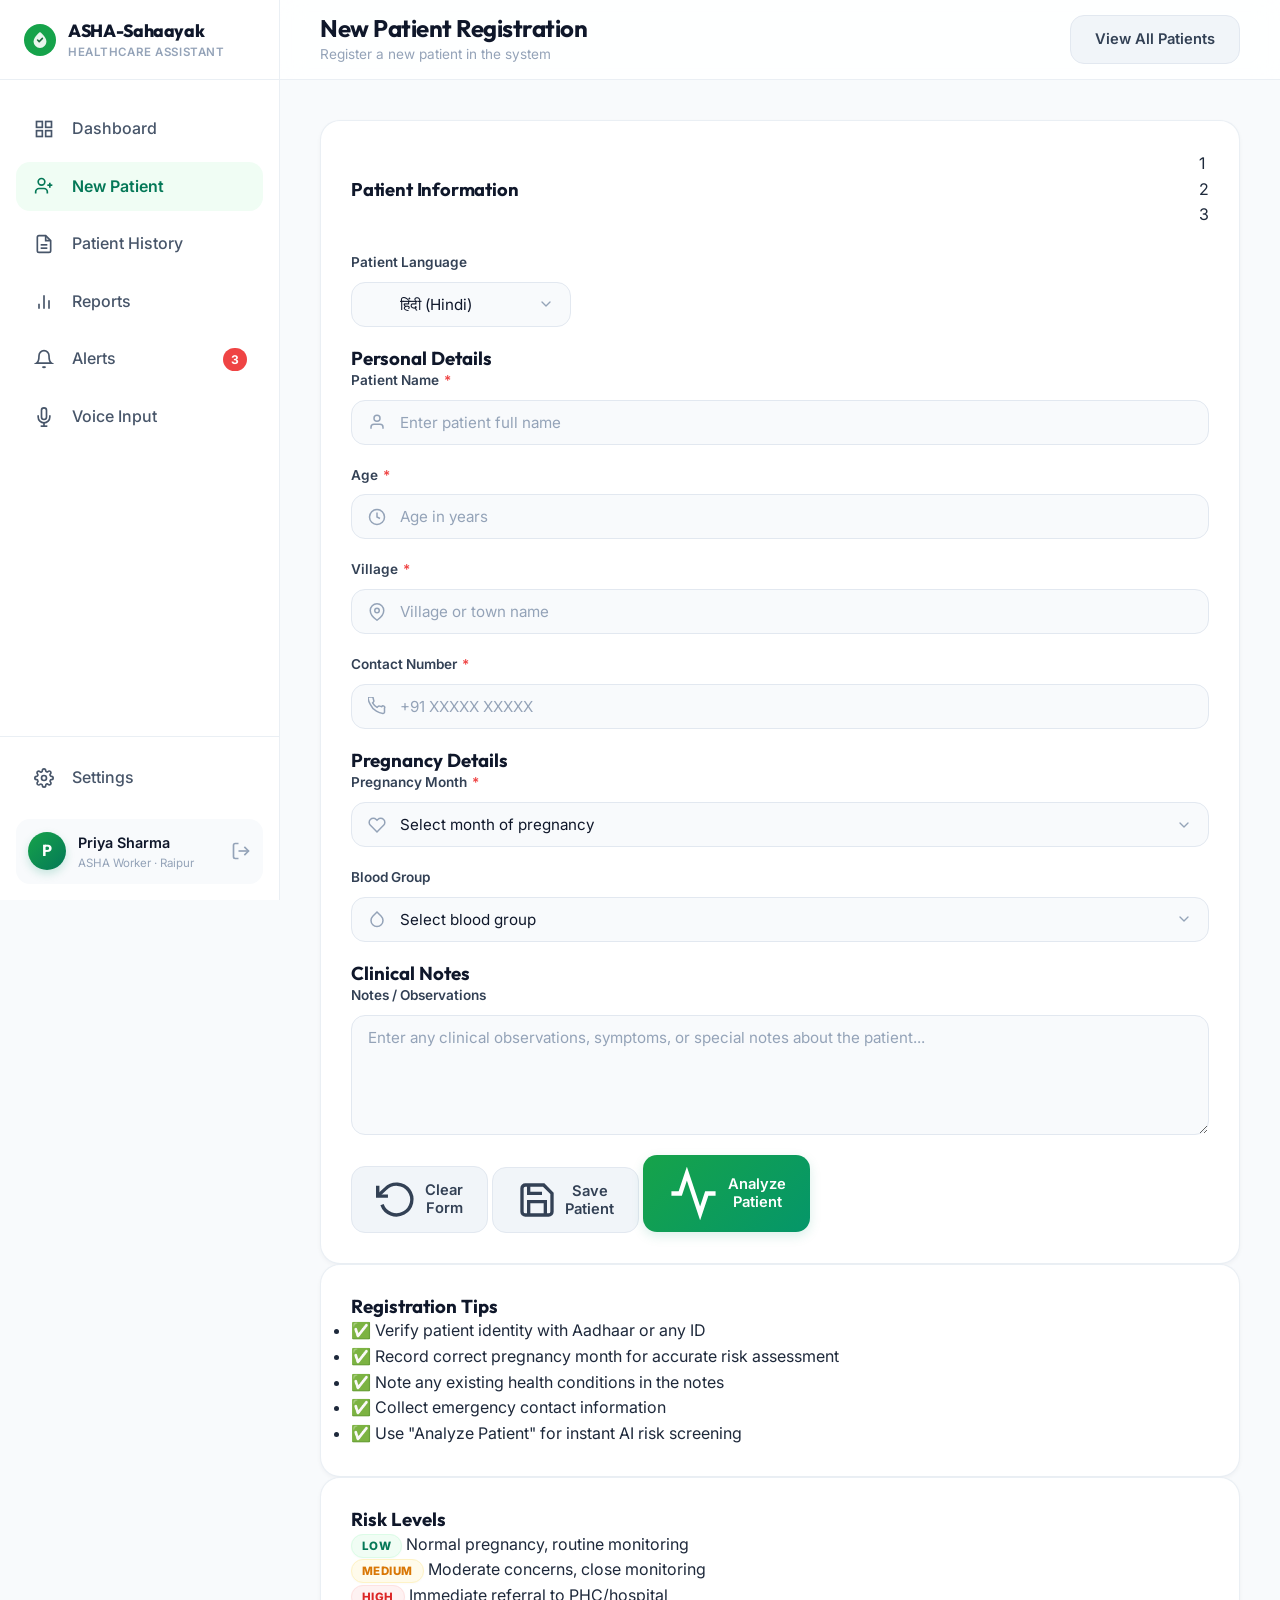
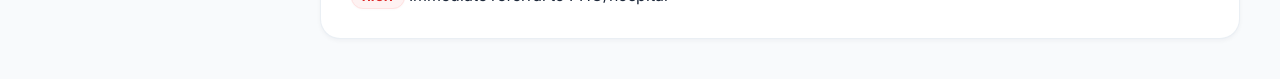
<file: Frontend/new-patient.html>
<!DOCTYPE html>
<html lang="en">
<head>
  <meta charset="UTF-8" />
  <meta name="viewport" content="width=device-width, initial-scale=1.0" />
  <title>New Patient | ASHA-Sahaayak</title>
  <meta name="description" content="Register a new patient in ASHA-Sahaayak maternal healthcare system." />
  <link rel="preconnect" href="https://fonts.googleapis.com" />
  <link rel="preconnect" href="https://fonts.gstatic.com" crossorigin />
  <link href="https://fonts.googleapis.com/css2?family=Inter:wght@300;400;500;600;700;800&family=Outfit:wght@400;500;600;700;800&display=swap" rel="stylesheet" />
  <link rel="stylesheet" href="css/style.css" />
  <link rel="stylesheet" href="css/dashboard.css" />
</head>
<body class="app-layout">
  <!-- Sidebar (same as dashboard) -->
  <aside class="sidebar" id="sidebar">
    <div class="sidebar-header">
      <div class="sidebar-logo">
        <div class="logo-icon logo-icon--sm">
          <svg viewBox="0 0 40 40" fill="none" xmlns="http://www.w3.org/2000/svg">
            <circle cx="20" cy="20" r="20" fill="url(#sideLogoGrad2)"/>
            <path d="M20 10 C20 10, 28 16, 28 22 C28 26.4, 24.4 30, 20 30 C15.6 30, 12 26.4, 12 22 C12 16, 20 10 20 10Z" fill="white" opacity="0.9"/>
            <path d="M17 20 L19 22 L23 18" stroke="#1a6b3c" stroke-width="2" stroke-linecap="round" stroke-linejoin="round"/>
            <defs>
              <linearGradient id="sideLogoGrad2" x1="0" y1="0" x2="40" y2="40">
                <stop offset="0%" stop-color="#16a34a"/>
                <stop offset="100%" stop-color="#059669"/>
              </linearGradient>
            </defs>
          </svg>
        </div>
        <div>
          <span class="sidebar-app-name">ASHA-Sahaayak</span>
          <span class="sidebar-app-sub">Healthcare Assistant</span>
        </div>
      </div>
      <button class="sidebar-close" id="sidebarClose" onclick="toggleSidebar()">
        <svg viewBox="0 0 24 24" fill="none" stroke="currentColor" stroke-width="2"><path d="M18 6L6 18M6 6l12 12"/></svg>
      </button>
    </div>
    <nav class="sidebar-nav">
      <a href="dashboard.html" class="nav-item" id="nav-dashboard">
        <span class="nav-icon"><svg viewBox="0 0 24 24" fill="none" stroke="currentColor" stroke-width="2"><rect x="3" y="3" width="7" height="7"/><rect x="14" y="3" width="7" height="7"/><rect x="14" y="14" width="7" height="7"/><rect x="3" y="14" width="7" height="7"/></svg></span>
        <span class="nav-label">Dashboard</span>
      </a>
      <a href="new-patient.html" class="nav-item active" id="nav-new-patient">
        <span class="nav-icon"><svg viewBox="0 0 24 24" fill="none" stroke="currentColor" stroke-width="2"><path d="M16 21v-2a4 4 0 00-4-4H6a4 4 0 00-4 4v2"/><circle cx="9" cy="7" r="4"/><line x1="19" y1="8" x2="19" y2="14"/><line x1="22" y1="11" x2="16" y2="11"/></svg></span>
        <span class="nav-label">New Patient</span>
      </a>
      <a href="patient-history.html" class="nav-item" id="nav-history">
        <span class="nav-icon"><svg viewBox="0 0 24 24" fill="none" stroke="currentColor" stroke-width="2"><path d="M14 2H6a2 2 0 00-2 2v16a2 2 0 002 2h12a2 2 0 002-2V8z"/><polyline points="14 2 14 8 20 8"/><line x1="16" y1="13" x2="8" y2="13"/><line x1="16" y1="17" x2="8" y2="17"/></svg></span>
        <span class="nav-label">Patient History</span>
      </a>
      <a href="reports.html" class="nav-item" id="nav-reports">
        <span class="nav-icon"><svg viewBox="0 0 24 24" fill="none" stroke="currentColor" stroke-width="2"><line x1="18" y1="20" x2="18" y2="10"/><line x1="12" y1="20" x2="12" y2="4"/><line x1="6" y1="20" x2="6" y2="14"/></svg></span>
        <span class="nav-label">Reports</span>
      </a>
      <a href="alerts.html" class="nav-item nav-item--alert" id="nav-alerts">
        <span class="nav-icon"><svg viewBox="0 0 24 24" fill="none" stroke="currentColor" stroke-width="2"><path d="M18 8A6 6 0 006 8c0 7-3 9-3 9h18s-3-2-3-9"/><path d="M13.73 21a2 2 0 01-3.46 0"/></svg></span>
        <span class="nav-label">Alerts</span>
        <span class="nav-badge">3</span>
      </a>
      <a href="voice-input.html" class="nav-item" id="nav-voice">
        <span class="nav-icon"><svg viewBox="0 0 24 24" fill="none" stroke="currentColor" stroke-width="2"><path d="M12 1a3 3 0 00-3 3v8a3 3 0 006 0V4a3 3 0 00-3-3z"/><path d="M19 10v2a7 7 0 01-14 0v-2"/><line x1="12" y1="19" x2="12" y2="23"/><line x1="8" y1="23" x2="16" y2="23"/></svg></span>
        <span class="nav-label">Voice Input</span>
      </a>
    </nav>
    <div class="sidebar-bottom">
      <a href="settings.html" class="nav-item" id="nav-settings">
        <span class="nav-icon"><svg viewBox="0 0 24 24" fill="none" stroke="currentColor" stroke-width="2"><circle cx="12" cy="12" r="3"/><path d="M19.4 15a1.65 1.65 0 00.33 1.82l.06.06a2 2 0 010 2.83 2 2 0 01-2.83 0l-.06-.06a1.65 1.65 0 00-1.82-.33 1.65 1.65 0 00-1 1.51V21a2 2 0 01-2 2 2 2 0 01-2-2v-.09A1.65 1.65 0 009 19.4a1.65 1.65 0 00-1.82.33l-.06.06a2 2 0 01-2.83 0 2 2 0 010-2.83l.06-.06A1.65 1.65 0 004.68 15a1.65 1.65 0 00-1.51-1H3a2 2 0 01-2-2 2 2 0 012-2h.09A1.65 1.65 0 004.6 9a1.65 1.65 0 00-.33-1.82l-.06-.06a2 2 0 010-2.83 2 2 0 012.83 0l.06.06A1.65 1.65 0 009 4.68a1.65 1.65 0 001-1.51V3a2 2 0 012-2 2 2 0 012 2v.09a1.65 1.65 0 001 1.51 1.65 1.65 0 001.82-.33l.06-.06a2 2 0 012.83 0 2 2 0 010 2.83l-.06.06A1.65 1.65 0 0019.4 9a1.65 1.65 0 001.51 1H21a2 2 0 012 2 2 2 0 01-2 2h-.09a1.65 1.65 0 00-1.51 1z"/></svg></span>
        <span class="nav-label">Settings</span>
      </a>
      <div class="sidebar-user">
        <div class="user-avatar">P</div>
        <div class="user-info">
          <span class="user-name">Priya Sharma</span>
          <span class="user-role">ASHA Worker · Raipur</span>
        </div>
        <a href="index.html" class="logout-btn" title="Logout">
          <svg viewBox="0 0 24 24" fill="none" stroke="currentColor" stroke-width="2"><path d="M9 21H5a2 2 0 01-2-2V5a2 2 0 012-2h4"/><polyline points="16 17 21 12 16 7"/><line x1="21" y1="12" x2="9" y2="12"/></svg>
        </a>
      </div>
    </div>
  </aside>
  <div class="sidebar-overlay" id="sidebarOverlay" onclick="toggleSidebar()"></div>

  <main class="main-content">
    <header class="top-header">
      <div class="header-left">
        <button class="hamburger" onclick="toggleSidebar()">
          <svg viewBox="0 0 24 24" fill="none" stroke="currentColor" stroke-width="2"><line x1="3" y1="12" x2="21" y2="12"/><line x1="3" y1="6" x2="21" y2="6"/><line x1="3" y1="18" x2="21" y2="18"/></svg>
        </button>
        <div>
          <h1 class="page-title">New Patient Registration</h1>
          <p class="page-subtitle">Register a new patient in the system</p>
        </div>
      </div>
      <div class="header-right">
        <a href="patient-history.html" class="btn btn-secondary">View All Patients</a>
      </div>
    </header>

    <div class="content-area">
      <div class="form-page-layout">
        <!-- Patient Form -->
        <div class="card form-card">
          <div class="card-header">
            <h2 class="card-title">Patient Information</h2>
            <div class="form-step-indicator">
              <div class="step step--active">1</div>
              <div class="step-line"></div>
              <div class="step">2</div>
              <div class="step-line"></div>
              <div class="step">3</div>
            </div>
          </div>
          
          <form id="newPatientForm" onsubmit="handlePatientSave(event)">
            <div class="form-group" style="margin-bottom: 20px;">
              <label class="form-label" for="patientLanguage">Patient Language</label>
              <div class="input-wrapper">
                <select id="patientLanguage" class="form-input form-select" style="width:220px;" onchange="window.localStorage.setItem('asha_language',this.value)">
                  <option value="en">English</option>
                  <option value="hi">हिंदी (Hindi)</option>
                  <option value="bn">বাংলা (Bengali)</option>
                  <option value="ta">தமிழ் (Tamil)</option>
                  <option value="gu">ગુજરાતી (Gujarati)</option>
                  <option value="kn">ಕನ್ನಡ (Kannada)</option>
                  <option value="ml">മലയാളം (Malayalam)</option>
                  <option value="or">ଓଡ଼ିଆ (Odia)</option>
                  <option value="pa">ਪੰਜਾਬੀ (Punjabi)</option>
                  <option value="mr">मराठी (Marathi)</option>
                  <option value="te">తెలుగు (Telugu)</option>
                  <option value="as">অসমীয়া (Assamese)</option>
                </select>
              </div>
            </div>
            <div class="form-section">
              <h3 class="form-section-title">Personal Details</h3>
              <div class="form-grid">
                <div class="form-group">
                  <label for="patientName" class="form-label">Patient Name <span class="required">*</span></label>
                  <div class="input-wrapper">
                    <span class="input-icon"><svg viewBox="0 0 24 24" fill="none" stroke="currentColor" stroke-width="2"><path d="M20 21v-2a4 4 0 00-4-4H8a4 4 0 00-4 4v2"/><circle cx="12" cy="7" r="4"/></svg></span>
                    <input type="text" id="patientName" name="patientName" placeholder="Enter patient full name" class="form-input" required />
                  </div>
                </div>
                <div class="form-group">
                  <label for="patientAge" class="form-label">Age <span class="required">*</span></label>
                  <div class="input-wrapper">
                    <span class="input-icon"><svg viewBox="0 0 24 24" fill="none" stroke="currentColor" stroke-width="2"><circle cx="12" cy="12" r="10"/><polyline points="12 6 12 12 16 14"/></svg></span>
                    <input type="number" id="patientAge" name="patientAge" placeholder="Age in years" min="15" max="50" class="form-input" required />
                  </div>
                </div>
                <div class="form-group">
                  <label for="patientVillage" class="form-label">Village <span class="required">*</span></label>
                  <div class="input-wrapper">
                    <span class="input-icon"><svg viewBox="0 0 24 24" fill="none" stroke="currentColor" stroke-width="2"><path d="M21 10c0 7-9 13-9 13s-9-6-9-13a9 9 0 0118 0z"/><circle cx="12" cy="10" r="3"/></svg></span>
                    <input type="text" id="patientVillage" name="patientVillage" placeholder="Village or town name" class="form-input" required />
                  </div>
                </div>
                <div class="form-group">
                  <label for="patientContact" class="form-label">Contact Number <span class="required">*</span></label>
                  <div class="input-wrapper">
                    <span class="input-icon"><svg viewBox="0 0 24 24" fill="none" stroke="currentColor" stroke-width="2"><path d="M22 16.92v3a2 2 0 01-2.18 2 19.79 19.79 0 01-8.63-3.07A19.5 19.5 0 013.07 9.81 19.79 19.79 0 01.02 1.18 2 2 0 012 0h3a2 2 0 012 1.72c.127.96.361 1.903.7 2.81a2 2 0 01-.45 2.11L6.09 7.91a16 16 0 006 6l1.27-1.27a2 2 0 012.11-.45c.907.339 1.85.573 2.81.7A2 2 0 0122 14.92v2z"/></svg></span>
                    <input type="tel" id="patientContact" name="patientContact" placeholder="+91 XXXXX XXXXX" class="form-input" required />
                  </div>
                </div>
              </div>
            </div>

            <div class="form-section">
              <h3 class="form-section-title">Pregnancy Details</h3>
              <div class="form-grid">
                <div class="form-group">
                  <label for="pregnancyMonth" class="form-label">Pregnancy Month <span class="required">*</span></label>
                  <div class="input-wrapper">
                    <span class="input-icon"><svg viewBox="0 0 24 24" fill="none" stroke="currentColor" stroke-width="2"><path d="M20.84 4.61a5.5 5.5 0 00-7.78 0L12 5.67l-1.06-1.06a5.5 5.5 0 00-7.78 7.78l1.06 1.06L12 21.23l7.78-7.78 1.06-1.06a5.5 5.5 0 000-7.78z"/></svg></span>
                    <select id="pregnancyMonth" name="pregnancyMonth" class="form-input form-select" required>
                      <option value="">Select month of pregnancy</option>
                      <option value="1">Month 1 (1st Trimester)</option>
                      <option value="2">Month 2 (1st Trimester)</option>
                      <option value="3">Month 3 (1st Trimester)</option>
                      <option value="4">Month 4 (2nd Trimester)</option>
                      <option value="5">Month 5 (2nd Trimester)</option>
                      <option value="6">Month 6 (2nd Trimester)</option>
                      <option value="7">Month 7 (3rd Trimester)</option>
                      <option value="8">Month 8 (3rd Trimester)</option>
                      <option value="9">Month 9 (3rd Trimester)</option>
                    </select>
                  </div>
                </div>
                <div class="form-group">
                  <label for="bloodGroup" class="form-label">Blood Group</label>
                  <div class="input-wrapper">
                    <span class="input-icon"><svg viewBox="0 0 24 24" fill="none" stroke="currentColor" stroke-width="2"><path d="M12 2.69l5.66 5.66a8 8 0 11-11.31 0z"/></svg></span>
                    <select id="bloodGroup" name="bloodGroup" class="form-input form-select">
                      <option value="">Select blood group</option>
                      <option>A+</option><option>A-</option>
                      <option>B+</option><option>B-</option>
                      <option>AB+</option><option>AB-</option>
                      <option>O+</option><option>O-</option>
                    </select>
                  </div>
                </div>
              </div>
            </div>

            <div class="form-section">
              <h3 class="form-section-title">Clinical Notes</h3>
              <div class="form-group">
                <label for="patientNotes" class="form-label">Notes / Observations</label>
                <textarea id="patientNotes" name="patientNotes" class="form-input form-textarea" placeholder="Enter any clinical observations, symptoms, or special notes about the patient..." rows="4"></textarea>
              </div>
            </div>

            <div class="form-actions">
              <button type="button" class="btn btn-secondary" onclick="clearForm()">
                <svg viewBox="0 0 24 24" fill="none" stroke="currentColor" stroke-width="2"><polyline points="1 4 1 10 7 10"/><path d="M3.51 15a9 9 0 102.13-9.36L1 10"/></svg>
                Clear Form
              </button>
              <button type="submit" class="btn btn-secondary" id="savePatientBtn" name="action" value="save">
                <svg viewBox="0 0 24 24" fill="none" stroke="currentColor" stroke-width="2"><path d="M19 21H5a2 2 0 01-2-2V5a2 2 0 012-2h11l5 5v11a2 2 0 01-2 2z"/><polyline points="17 21 17 13 7 13 7 21"/><polyline points="7 3 7 8 15 8"/></svg>
                Save Patient
              </button>
              <button type="button" class="btn btn-primary" id="analyzePatientBtn" onclick="handleAnalyze()">
                <svg viewBox="0 0 24 24" fill="none" stroke="currentColor" stroke-width="2"><polyline points="22 12 18 12 15 21 9 3 6 12 2 12"/></svg>
                Analyze Patient
              </button>
            </div>
          </form>
        </div>

        <!-- Side Info -->
        <div class="form-sidebar">
          <div class="card info-card">
            <h3 class="info-card-title">Registration Tips</h3>
            <ul class="info-list">
              <li>✅ Verify patient identity with Aadhaar or any ID</li>
              <li>✅ Record correct pregnancy month for accurate risk assessment</li>
              <li>✅ Note any existing health conditions in the notes</li>
              <li>✅ Collect emergency contact information</li>
              <li>✅ Use "Analyze Patient" for instant AI risk screening</li>
            </ul>
          </div>
          <div class="card risk-guide-card">
            <h3 class="info-card-title">Risk Levels</h3>
            <div class="risk-guide-item">
              <span class="risk-badge risk-badge--low">LOW</span>
              <span>Normal pregnancy, routine monitoring</span>
            </div>
            <div class="risk-guide-item">
              <span class="risk-badge risk-badge--medium">MEDIUM</span>
              <span>Moderate concerns, close monitoring</span>
            </div>
            <div class="risk-guide-item">
              <span class="risk-badge risk-badge--high">HIGH</span>
              <span>Immediate referral to PHC/hospital</span>
            </div>
          </div>
        </div>
      </div>
    </div>
  </main>

  <!-- Success Toast -->
  <div class="toast" id="toast">
    <div class="toast-icon">✓</div>
    <div class="toast-message">Patient saved successfully!</div>
  </div>

  <script src="js/app.js"></script>
  <script>
    function handlePatientSave(e) {
      e.preventDefault();
      
      const name = document.getElementById('patientName').value;
      const age = parseInt(document.getElementById('patientAge').value);
      const village = document.getElementById('patientVillage').value;
      const contact = document.getElementById('patientContact').value;
      const month = parseInt(document.getElementById('pregnancyMonth').value);
      const bloodGroup = document.getElementById('bloodGroup').value;
      const notes = document.getElementById('patientNotes').value;

      const newPatient = {
        name,
        age,
        village,
        contact,
        month,
        bloodGroup,
        notes,
        risk: 'LOW' // default risk on creation
      };

      window.savePatient(newPatient);

      window.showToast('Patient registered successfully!');
      setTimeout(() => window.location.href = 'patient-history.html', 1500);
    }

    function handleAnalyze() {
      const notes = document.getElementById('patientNotes').value;
      const month = document.getElementById('pregnancyMonth').value;

      if (!notes.trim()) {
        window.showToast('Please enter some clinical observations in the notes area first!', 'error');
        return;
      }

      // Save pending notes for analysis
      const inputText = notes + (month ? ` Currently in month ${month} of pregnancy.` : '');
      localStorage.setItem("lastInputText", inputText);
      localStorage.setItem('pendingAnalysis', JSON.stringify({
        text: inputText,
        patientId: null // walk-in run
      }));

      window.location.href = 'analysis-result.html';
    }
    function clearForm() {
      document.getElementById('newPatientForm').reset();
    }
    (function() {
      var lang = window.localStorage.getItem('asha_language') || 'hi';
      var sel = document.getElementById('patientLanguage');
      if (sel) sel.value = lang;
    })();
  </script>
</body>
</html>
</file>
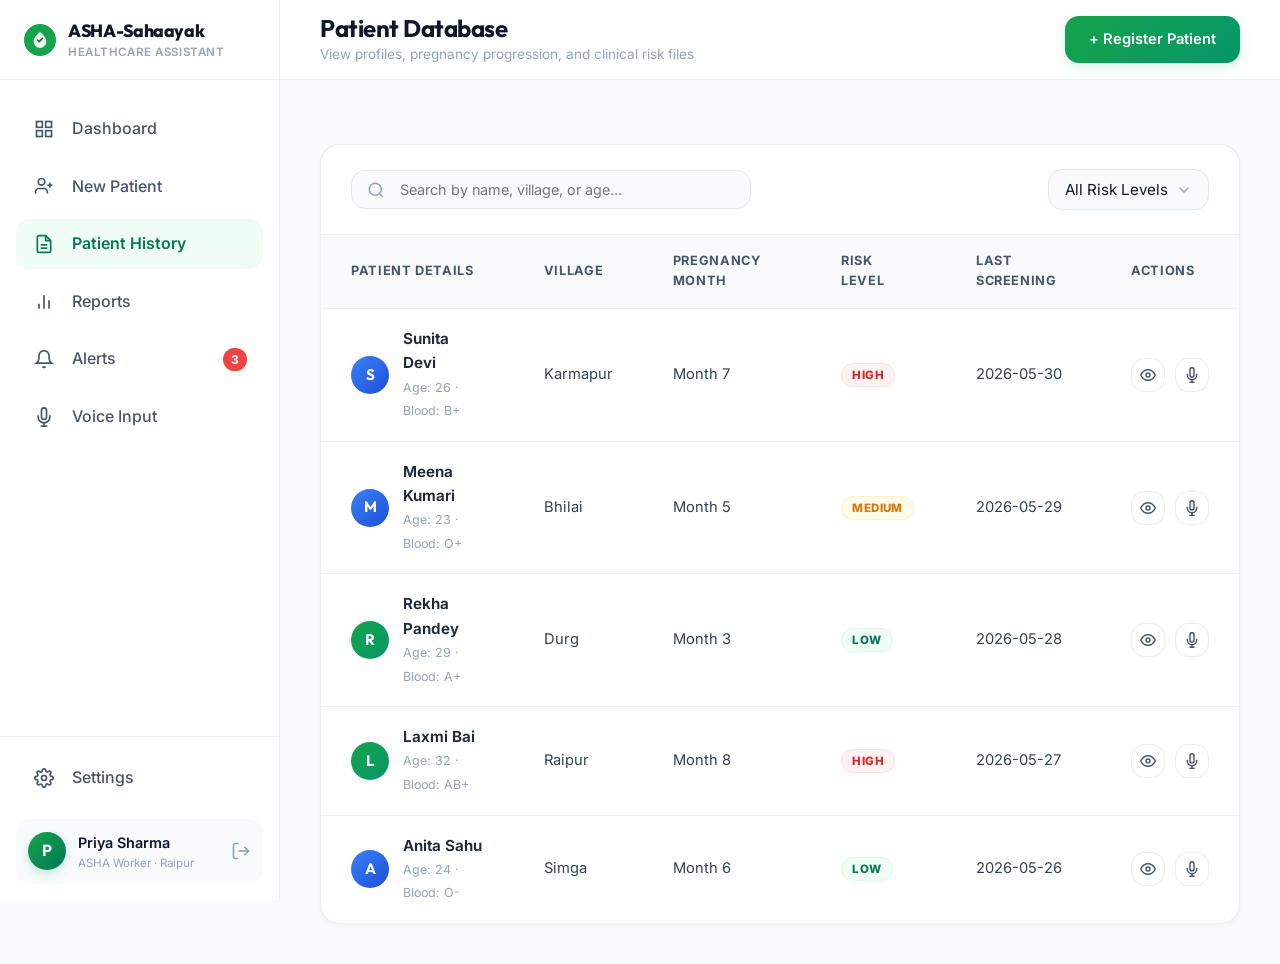
<file: Frontend/patient-history.html>
<!DOCTYPE html>
<html lang="en">
<head>
  <meta charset="UTF-8" />
  <meta name="viewport" content="width=device-width, initial-scale=1.0" />
  <title>Patient History | ASHA-Sahaayak</title>
  <meta name="description" content="View and manage patient history, registered records, and AI risk screenings." />
  <link rel="preconnect" href="https://fonts.googleapis.com" />
  <link rel="preconnect" href="https://fonts.gstatic.com" crossorigin />
  <link href="https://fonts.googleapis.com/css2?family=Inter:wght@300;400;500;600;700;800&family=Outfit:wght@400;500;600;700;800&display=swap" rel="stylesheet" />
  <link rel="stylesheet" href="css/style.css" />
  <link rel="stylesheet" href="css/dashboard.css" />
  <style>
    /* Patient history specific tables */
    .history-card {
      margin-top: 24px;
      overflow-x: auto;
      padding: 0;
    }

    .table-controls {
      display: flex;
      align-items: center;
      justify-content: space-between;
      padding: 24px 30px;
      gap: 16px;
      border-bottom: var(--border-light);
    }

    @media (max-width: 768px) {
      .table-controls {
        flex-direction: column;
        align-items: stretch;
      }
    }

    .search-wrapper {
      position: relative;
      flex: 1;
      max-width: 400px;
    }

    .search-wrapper svg {
      position: absolute;
      left: 16px;
      top: 50%;
      transform: translateY(-50%);
      color: var(--neutral-400);
      width: 18px;
      height: 18px;
    }

    .search-input {
      width: 100%;
      padding: 10px 16px 10px 48px;
      border: 1px solid var(--neutral-200);
      border-radius: var(--radius-md);
      font-size: 0.9rem;
      background-color: var(--neutral-50);
      transition: all var(--transition-fast);
    }
    .search-input:focus {
      background-color: white;
      border-color: var(--primary-500);
      box-shadow: 0 0 0 3px rgba(22, 163, 74, 0.1);
    }

    .filter-group {
      display: flex;
      align-items: center;
      gap: 12px;
    }

    /* Datatable styling */
    .patient-table {
      width: 100%;
      border-collapse: collapse;
      text-align: left;
    }

    .patient-table th {
      background-color: var(--neutral-50);
      color: var(--neutral-600);
      font-weight: 700;
      font-size: 0.8rem;
      text-transform: uppercase;
      letter-spacing: 0.05em;
      padding: 16px 30px;
      border-bottom: var(--border-light);
    }

    .patient-table td {
      padding: 18px 30px;
      border-bottom: var(--border-light);
      font-size: 0.92rem;
      color: var(--neutral-700);
      vertical-align: middle;
    }

    .patient-table tr:last-child td {
      border-bottom: none;
    }

    .patient-table tr:hover td {
      background-color: rgba(248, 250, 252, 0.6);
    }

    .action-btn-group {
      display: flex;
      gap: 10px;
    }

    .action-icon-btn {
      width: 34px;
      height: 34px;
      border-radius: var(--radius-md);
      border: var(--border-light);
      background-color: white;
      color: var(--neutral-600);
      display: flex;
      align-items: center;
      justify-content: center;
      cursor: pointer;
      transition: all var(--transition-fast);
    }
    .action-icon-btn:hover {
      background-color: var(--neutral-50);
      color: var(--neutral-900);
      transform: translateY(-1px);
    }
    .action-icon-btn--primary:hover {
      background-color: var(--primary-50);
      border-color: rgba(22, 163, 74, 0.2);
      color: var(--primary-600);
    }
    .action-icon-btn svg {
      width: 16px;
      height: 16px;
      stroke-width: 2.2;
    }

    /* Modal dialog */
    .modal {
      display: none;
      position: fixed;
      top: 0;
      left: 0;
      width: 100vw;
      height: 100vh;
      background-color: rgba(15, 23, 42, 0.4);
      backdrop-filter: blur(4px);
      z-index: 1000;
      align-items: center;
      justify-content: center;
      padding: 20px;
    }

    .modal.open {
      display: flex;
    }

    .modal-content {
      background-color: white;
      border-radius: var(--radius-lg);
      width: 100%;
      max-width: 580px;
      box-shadow: var(--shadow-lg);
      border: var(--border-light);
      animation: modalSlide 0.3s cubic-bezier(0.34, 1.56, 0.64, 1);
      display: flex;
      flex-direction: column;
    }

    @keyframes modalSlide {
      from { transform: translateY(20px); opacity: 0; }
      to { transform: translateY(0); opacity: 1; }
    }

    .modal-header {
      padding: 24px 30px;
      border-bottom: var(--border-light);
      display: flex;
      align-items: center;
      justify-content: space-between;
    }

    .modal-close {
      background: none;
      border: none;
      color: var(--neutral-400);
      cursor: pointer;
      font-size: 1.5rem;
      display: flex;
    }

    .modal-body {
      padding: 30px;
      overflow-y: auto;
      max-height: 70vh;
    }

    .modal-field {
      margin-bottom: 20px;
    }

    .modal-field-title {
      font-size: 0.78rem;
      font-weight: 750;
      color: var(--neutral-400);
      text-transform: uppercase;
      letter-spacing: 0.05em;
      margin-bottom: 4px;
    }

    .modal-field-value {
      font-size: 0.95rem;
      color: var(--neutral-800);
      line-height: 1.6;
    }
  </style>
</head>
<body class="app-layout">
  <!-- Sidebar -->
  <aside class="sidebar" id="sidebar">
    <div class="sidebar-header">
      <div class="sidebar-logo">
        <div class="logo-icon logo-icon--sm">
          <svg viewBox="0 0 40 40" fill="none"><circle cx="20" cy="20" r="20" fill="url(#histGrad)"/><path d="M20 10 C20 10, 28 16, 28 22 C28 26.4, 24.4 30, 20 30 C15.6 30, 12 26.4, 12 22 C12 16, 20 10 20 10Z" fill="white" opacity="0.9"/><path d="M17 20 L19 22 L23 18" stroke="#1a6b3c" stroke-width="2" stroke-linecap="round" stroke-linejoin="round"/><defs><linearGradient id="histGrad" x1="0" y1="0" x2="40" y2="40"><stop offset="0%" stop-color="#16a34a"/><stop offset="100%" stop-color="#059669"/></linearGradient></defs></svg>
        </div>
        <div><span class="sidebar-app-name">ASHA-Sahaayak</span><span class="sidebar-app-sub">Healthcare Assistant</span></div>
      </div>
      <button class="sidebar-close" onclick="toggleSidebar()"><svg viewBox="0 0 24 24" fill="none" stroke="currentColor" stroke-width="2"><path d="M18 6L6 18M6 6l12 12"/></svg></button>
    </div>
    <nav class="sidebar-nav">
      <a href="dashboard.html" class="nav-item"><span class="nav-icon"><svg viewBox="0 0 24 24" fill="none" stroke="currentColor" stroke-width="2"><rect x="3" y="3" width="7" height="7"/><rect x="14" y="3" width="7" height="7"/><rect x="14" y="14" width="7" height="7"/><rect x="3" y="14" width="7" height="7"/></svg></span><span class="nav-label">Dashboard</span></a>
      <a href="new-patient.html" class="nav-item"><span class="nav-icon"><svg viewBox="0 0 24 24" fill="none" stroke="currentColor" stroke-width="2"><path d="M16 21v-2a4 4 0 00-4-4H6a4 4 0 00-4 4v2"/><circle cx="9" cy="7" r="4"/><line x1="19" y1="8" x2="19" y2="14"/><line x1="22" y1="11" x2="16" y2="11"/></svg></span><span class="nav-label">New Patient</span></a>
      <a href="patient-history.html" class="nav-item active"><span class="nav-icon"><svg viewBox="0 0 24 24" fill="none" stroke="currentColor" stroke-width="2"><path d="M14 2H6a2 2 0 00-2 2v16a2 2 0 002 2h12a2 2 0 002-2V8z"/><polyline points="14 2 14 8 20 8"/><line x1="16" y1="13" x2="8" y2="13"/><line x1="16" y1="17" x2="8" y2="17"/></svg></span><span class="nav-label">Patient History</span></a>
      <a href="reports.html" class="nav-item"><span class="nav-icon"><svg viewBox="0 0 24 24" fill="none" stroke="currentColor" stroke-width="2"><line x1="18" y1="20" x2="18" y2="10"/><line x1="12" y1="20" x2="12" y2="4"/><line x1="6" y1="20" x2="6" y2="14"/></svg></span><span class="nav-label">Reports</span></a>
      <a href="alerts.html" class="nav-item nav-item--alert"><span class="nav-icon"><svg viewBox="0 0 24 24" fill="none" stroke="currentColor" stroke-width="2"><path d="M18 8A6 6 0 006 8c0 7-3 9-3 9h18s-3-2-3-9"/><path d="M13.73 21a2 2 0 01-3.46 0"/></svg></span><span class="nav-label">Alerts</span><span class="nav-badge">3</span></a>
      <a href="voice-input.html" class="nav-item"><span class="nav-icon"><svg viewBox="0 0 24 24" fill="none" stroke="currentColor" stroke-width="2"><path d="M12 1a3 3 0 00-3 3v8a3 3 0 006 0V4a3 3 0 00-3-3z"/><path d="M19 10v2a7 7 0 01-14 0v-2"/><line x1="12" y1="19" x2="12" y2="23"/><line x1="8" y1="23" x2="16" y2="23"/></svg></span><span class="nav-label">Voice Input</span></a>
    </nav>
    <div class="sidebar-bottom">
      <a href="settings.html" class="nav-item"><span class="nav-icon"><svg viewBox="0 0 24 24" fill="none" stroke="currentColor" stroke-width="2"><circle cx="12" cy="12" r="3"/><path d="M19.4 15a1.65 1.65 0 00.33 1.82l.06.06a2 2 0 010 2.83 2 2 0 01-2.83 0l-.06-.06a1.65 1.65 0 00-1.82-.33 1.65 1.65 0 00-1 1.51V21a2 2 0 01-2 2 2 2 0 01-2-2v-.09A1.65 1.65 0 009 19.4a1.65 1.65 0 00-1.82.33l-.06.06a2 2 0 01-2.83 0 2 2 0 010-2.83l.06-.06A1.65 1.65 0 004.68 15a1.65 1.65 0 00-1.51-1H3a2 2 0 01-2-2 2 2 0 012-2h.09A1.65 1.65 0 004.6 9a1.65 1.65 0 00-.33-1.82l-.06-.06a2 2 0 010-2.83 2 2 0 012.83 0l.06.06A1.65 1.65 0 009 4.68a1.65 1.65 0 001-1.51V3a2 2 0 012-2 2 2 0 012 2v.09a1.65 1.65 0 001 1.51 1.65 1.65 0 001.82-.33l.06-.06a2 2 0 012.83 0 2 2 0 010 2.83l-.06.06A1.65 1.65 0 0019.4 9a1.65 1.65 0 001.51 1H21a2 2 0 012 2 2 2 0 01-2 2h-.09a1.65 1.65 0 00-1.51 1z"/></svg></span><span class="nav-label">Settings</span></a>
      <div class="sidebar-user">
        <div class="user-avatar">P</div>
        <div class="user-info"><span class="user-name">Priya Sharma</span><span class="user-role">ASHA Worker · Raipur</span></div>
        <a href="index.html" class="logout-btn" title="Logout"><svg viewBox="0 0 24 24" fill="none" stroke="currentColor" stroke-width="2"><path d="M9 21H5a2 2 0 01-2-2V5a2 2 0 012-2h4"/><polyline points="16 17 21 12 16 7"/><line x1="21" y1="12" x2="9" y2="12"/></svg></a>
      </div>
    </div>
  </aside>
  <div class="sidebar-overlay" onclick="toggleSidebar()"></div>

  <!-- Main Content -->
  <main class="main-content">
    <header class="top-header">
      <div class="header-left">
        <button class="hamburger" onclick="toggleSidebar()"><svg viewBox="0 0 24 24" fill="none" stroke="currentColor" stroke-width="2"><line x1="3" y1="12" x2="21" y2="12"/><line x1="3" y1="6" x2="21" y2="6"/><line x1="3" y1="18" x2="21" y2="18"/></svg></button>
        <div>
          <h1 class="page-title">Patient Database</h1>
          <p class="page-subtitle">View profiles, pregnancy progression, and clinical risk files</p>
        </div>
      </div>
      <div class="header-right">
        <a href="new-patient.html" class="btn btn-primary">+ Register Patient</a>
      </div>
    </header>

    <div class="content-area">
      <!-- Database card table -->
      <div class="card history-card">
        
        <!-- Controls bar -->
        <div class="table-controls">
          <div class="search-wrapper">
            <svg viewBox="0 0 24 24" fill="none" stroke="currentColor" stroke-width="2"><circle cx="11" cy="11" r="8"/><line x1="21" y1="21" x2="16.65" y2="16.65"/></svg>
            <input type="text" id="searchInput" class="search-input" placeholder="Search by name, village, or age..." oninput="handleFilter()" />
          </div>

          <div class="filter-group">
            <select class="form-input form-select" id="riskFilter" style="padding: 10px 40px 10px 16px; background-color: var(--neutral-50);" onchange="handleFilter()">
              <option value="">All Risk Levels</option>
              <option value="LOW">Low Risk</option>
              <option value="MEDIUM">Medium Risk</option>
              <option value="HIGH">High Risk</option>
              <option value="EMERGENCY">Emergency</option>
            </select>
          </div>
        </div>

        <!-- Patients Table -->
        <table class="patient-table">
          <thead>
            <tr>
              <th>Patient Details</th>
              <th>Village</th>
              <th>Pregnancy Month</th>
              <th>Risk Level</th>
              <th>Last Screening</th>
              <th>Actions</th>
            </tr>
          </thead>
          <tbody id="patientTableBody">
            <!-- Dynamically generated rows -->
          </tbody>
        </table>

      </div>
    </div>
  </main>

  <!-- Patient Medical Records Modal -->
  <div class="modal" id="detailsModal">
    <div class="modal-content">
      <div class="modal-header">
        <h2 class="card-title" id="modalTitle">Patient Medical File</h2>
        <button class="modal-close" onclick="closeModal()">&times;</button>
      </div>
      <div class="modal-body" id="modalBody">
        <!-- Dynamically loaded details -->
      </div>
    </div>
  </div>

  <script src="js/app.js"></script>
  <script>
    let patients = [];

    document.addEventListener('DOMContentLoaded', () => {
      loadPatients();
    });

    function loadPatients() {
      patients = window.getPatients();
      renderPatients(patients);
    }

    function renderPatients(list) {
      const tbody = document.getElementById('patientTableBody');
      tbody.innerHTML = '';

      if (list.length === 0) {
        tbody.innerHTML = `
          <tr>
            <td colspan="6" style="text-align: center; color: var(--neutral-400); padding: 40px;">
              No patients found matching the criteria.
            </td>
          </tr>
        `;
        return;
      }

      list.forEach(p => {
        const tr = document.createElement('tr');
        
        const avatarLetter = p.name.charAt(0);
        const avatarGradient = getAvatarGradient(avatarLetter);
        const riskClass = `risk-badge--${p.risk.toLowerCase()}`;
        
        tr.innerHTML = `
          <td>
            <div style="display:flex; align-items:center; gap: 14px;">
              <div class="patient-avatar" style="background: ${avatarGradient}; width: 38px; height: 38px; font-size:0.95rem;">${avatarLetter}</div>
              <div>
                <span class="patient-name" style="display:block;">${p.name}</span>
                <span class="patient-meta">Age: ${p.age} · Blood: ${p.bloodGroup || 'N/A'}</span>
              </div>
            </div>
          </td>
          <td>${p.village}</td>
          <td>Month ${p.month}</td>
          <td><span class="risk-badge ${riskClass}">${p.risk}</span></td>
          <td>${p.date ? p.date : 'N/A'}</td>
          <td>
            <div class="action-btn-group">
              <button class="action-icon-btn" onclick="openDetails('${p.id}')" title="View Patient Profile">
                <svg viewBox="0 0 24 24" fill="none" stroke="currentColor" stroke-width="2"><path d="M1 12s4-8 11-8 11 8 11 8-4 8-11 8-11-8-11-8z"/><circle cx="12" cy="12" r="3"/></svg>
              </button>
              <button class="action-icon-btn action-icon-btn--primary" onclick="recordVoice('${p.id}')" title="Record Voice Symptoms">
                <svg viewBox="0 0 24 24" fill="none" stroke="currentColor" stroke-width="2"><path d="M12 1a3 3 0 00-3 3v8a3 3 0 006 0V4a3 3 0 00-3-3z"/><path d="M19 10v2a7 7 0 01-14 0v-2"/><line x1="12" y1="19" x2="12" y2="23"/><line x1="8" y1="23" x2="16" y2="23"/></svg>
              </button>
            </div>
          </td>
        `;
        
        tbody.appendChild(tr);
      });
    }

    function handleFilter() {
      const search = document.getElementById('searchInput').value.toLowerCase().trim();
      const risk = document.getElementById('riskFilter').value;

      const filtered = patients.filter(p => {
        const matchesSearch = p.name.toLowerCase().includes(search) || 
                              p.village.toLowerCase().includes(search) || 
                              p.age.toString().includes(search);
                              
        const matchesRisk = !risk || p.risk === risk;

        return matchesSearch && matchesRisk;
      });

      renderPatients(filtered);
    }

    function openDetails(id) {
      const p = patients.find(patient => patient.id === id);
      if (!p) return;

      const modal = document.getElementById('detailsModal');
      const title = document.getElementById('modalTitle');
      const body = document.getElementById('modalBody');

      title.textContent = `${p.name}'s Medical File`;
      
      const riskClass = `risk-badge--${p.risk.toLowerCase()}`;

      body.innerHTML = `
        <div style="display:flex; justify-content:space-between; margin-bottom: 24px; border-bottom:var(--border-light); padding-bottom: 16px;">
          <div>
            <div style="font-size:0.75rem; font-weight:700; color:var(--neutral-400); text-transform:uppercase;">Registration Date</div>
            <div style="font-weight:600; font-size:0.95rem; color:var(--neutral-800);">${p.date || 'N/A'}</div>
          </div>
          <div>
            <div style="font-size:0.75rem; font-weight:700; color:var(--neutral-400); text-transform:uppercase; text-align:right;">Risk Category</div>
            <div style="text-align:right; margin-top:2px;"><span class="risk-badge ${riskClass}">${p.risk}</span></div>
          </div>
        </div>

        <div style="display:grid; grid-template-columns:1fr 1fr; gap:20px; margin-bottom:24px;">
          <div class="modal-field">
            <div class="modal-field-title">Age</div>
            <div class="modal-field-value">${p.age} years</div>
          </div>
          <div class="modal-field">
            <div class="modal-field-title">Pregnancy Month</div>
            <div class="modal-field-value">Month ${p.month} (Trimester ${Math.ceil(p.month/3)})</div>
          </div>
          <div class="modal-field">
            <div class="modal-field-title">Village / Location</div>
            <div class="modal-field-value">${p.village}</div>
          </div>
          <div class="modal-field">
            <div class="modal-field-title">Emergency Contact</div>
            <div class="modal-field-value">${p.contact}</div>
          </div>
        </div>

        <div class="modal-field">
          <div class="modal-field-title">Diagnostic Notes & History</div>
          <div class="modal-field-value" style="background-color:var(--neutral-50); border:1px solid var(--neutral-200); padding:16px; border-radius:var(--radius-md); white-space:pre-wrap; font-size:0.88rem;">${p.notes || 'No notes on file.'}</div>
        </div>

        <div style="display:flex; gap:16px; margin-top:30px; border-top:var(--border-light); padding-top:24px;">
          <button class="btn btn-secondary" onclick="closeModal()" style="flex:1;">Close File</button>
          <button class="btn btn-primary" onclick="recordVoice('${p.id}')" style="flex:1.2;">
            <svg viewBox="0 0 24 24" fill="none" stroke="currentColor" stroke-width="2" style="width:18px;height:18px;"><path d="M12 1a3 3 0 00-3 3v8a3 3 0 006 0V4a3 3 0 00-3-3z"/><path d="M19 10v2a7 7 0 01-14 0v-2"/><line x1="12" y1="19" x2="12" y2="23"/></svg>
            Symptom screening
          </button>
        </div>
      `;

      modal.classList.add('open');
    }

    function closeModal() {
      document.getElementById('detailsModal').classList.remove('open');
    }

    function recordVoice(id) {
      window.location.href = `voice-input.html?patientId=${id}`;
    }

    function getAvatarGradient(letter) {
      const gradients = [
        'linear-gradient(135deg, #a855f7, #7c3aed)',
        'linear-gradient(135deg, #f59e0b, #d97706)',
        'linear-gradient(135deg, #06b6d4, #0284c7)',
        'linear-gradient(135deg, #ec4899, #be185d)',
        'linear-gradient(135deg, #16a34a, #059669)',
        'linear-gradient(135deg, #3b82f6, #1d4ed8)'
      ];
      const index = letter.charCodeAt(0) % gradients.length;
      return gradients[index];
    }
  </script>
</body>
</html>
</file>
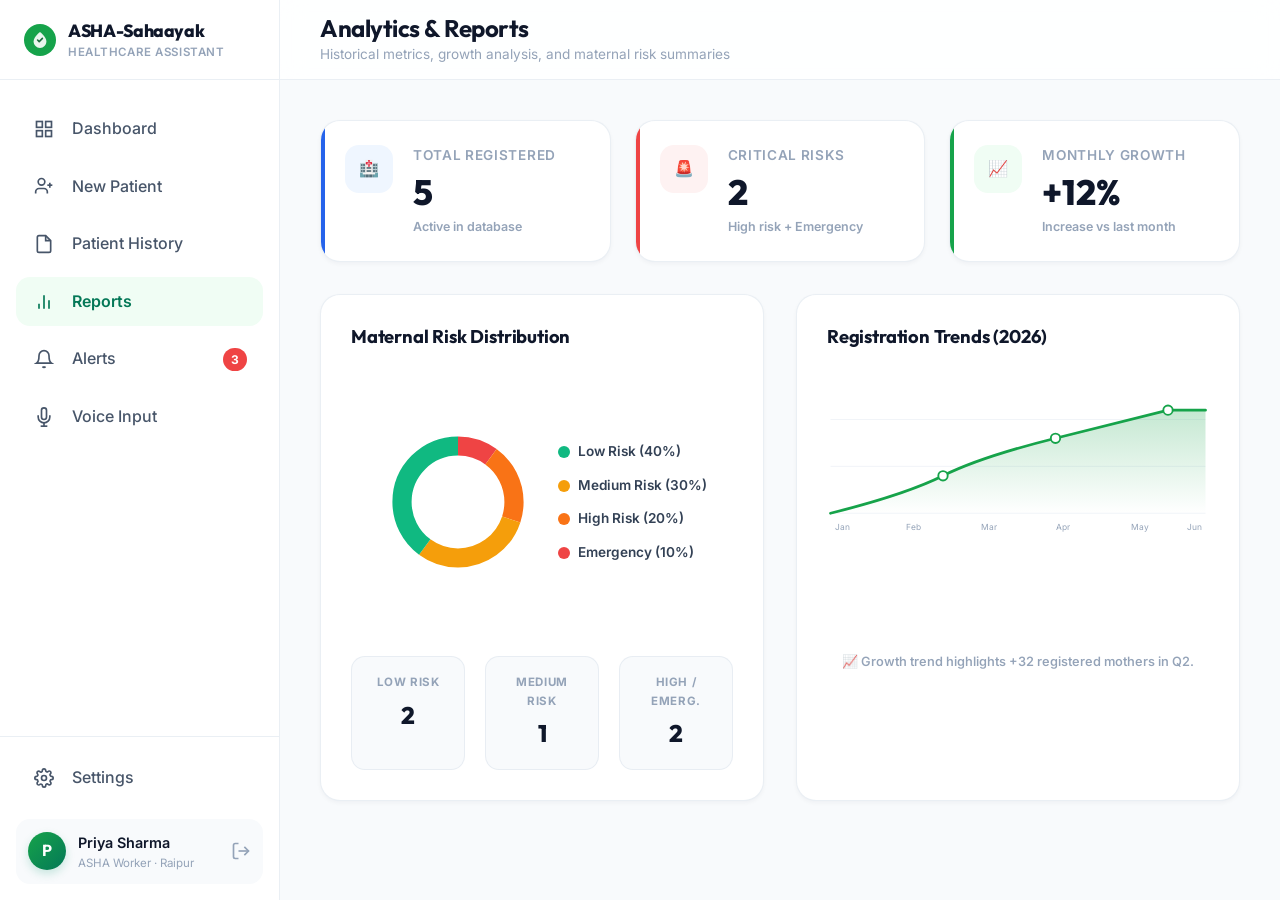
<file: Frontend/reports.html>
<!DOCTYPE html>
<html lang="en">
<head>
  <meta charset="UTF-8" />
  <meta name="viewport" content="width=device-width, initial-scale=1.0" />
  <title>Analytics & Reports | ASHA-Sahaayak</title>
  <meta name="description" content="Maternal healthcare reports, patient statistics, and risk progression charts." />
  <link rel="preconnect" href="https://fonts.googleapis.com" />
  <link rel="preconnect" href="https://fonts.gstatic.com" crossorigin />
  <link href="https://fonts.googleapis.com/css2?family=Inter:wght@300;400;500;600;700;800&family=Outfit:wght@400;500;600;700;800&display=swap" rel="stylesheet" />
  <link rel="stylesheet" href="css/style.css" />
  <link rel="stylesheet" href="css/dashboard.css" />
  <style>
    /* Report Charts layout grids */
    .reports-grid {
      display: grid;
      grid-template-columns: 1fr 1fr;
      gap: 32px;
      margin-top: 16px;
    }

    @media (max-width: 992px) {
      .reports-grid {
        grid-template-columns: 1fr;
      }
    }

    .chart-container {
      display: flex;
      justify-content: center;
      align-items: center;
      height: 260px;
      position: relative;
    }

    /* Donut chart layout */
    .donut-chart-legend {
      display: flex;
      flex-direction: column;
      gap: 12px;
      margin-left: 20px;
    }

    .legend-item {
      display: flex;
      align-items: center;
      gap: 8px;
      font-size: 0.85rem;
      font-weight: 600;
      color: var(--neutral-700);
    }

    .legend-dot {
      width: 12px;
      height: 12px;
      border-radius: var(--radius-full);
    }

    /* Custom metrics grid */
    .metrics-row-grid {
      display: grid;
      grid-template-columns: repeat(3, 1fr);
      gap: 20px;
      margin-top: 24px;
    }

    .metric-value-box {
      background-color: var(--neutral-50);
      border: var(--border-light);
      padding: 16px;
      border-radius: var(--radius-md);
      text-align: center;
    }

    .metric-label {
      font-size: 0.72rem;
      font-weight: 700;
      color: var(--neutral-400);
      text-transform: uppercase;
      letter-spacing: 0.05em;
    }

    .metric-val {
      font-family: var(--font-headers);
      font-size: 1.5rem;
      font-weight: 800;
      color: var(--neutral-900);
      margin-top: 4px;
    }
  </style>
</head>
<body class="app-layout">
  <!-- Sidebar -->
  <aside class="sidebar" id="sidebar">
    <div class="sidebar-header">
      <div class="sidebar-logo">
        <div class="logo-icon logo-icon--sm">
          <svg viewBox="0 0 40 40" fill="none"><circle cx="20" cy="20" r="20" fill="url(#repGrad)"/><path d="M20 10 C20 10, 28 16, 28 22 C28 26.4, 24.4 30, 20 30 C15.6 30, 12 26.4, 12 22 C12 16, 20 10 20 10Z" fill="white" opacity="0.9"/><path d="M17 20 L19 22 L23 18" stroke="#1a6b3c" stroke-width="2" stroke-linecap="round" stroke-linejoin="round"/><defs><linearGradient id="repGrad" x1="0" y1="0" x2="40" y2="40"><stop offset="0%" stop-color="#16a34a"/><stop offset="100%" stop-color="#059669"/></linearGradient></defs></svg>
        </div>
        <div><span class="sidebar-app-name">ASHA-Sahaayak</span><span class="sidebar-app-sub">Healthcare Assistant</span></div>
      </div>
      <button class="sidebar-close" onclick="toggleSidebar()"><svg viewBox="0 0 24 24" fill="none" stroke="currentColor" stroke-width="2"><path d="M18 6L6 18M6 6l12 12"/></svg></button>
    </div>
    <nav class="sidebar-nav">
      <a href="dashboard.html" class="nav-item"><span class="nav-icon"><svg viewBox="0 0 24 24" fill="none" stroke="currentColor" stroke-width="2"><rect x="3" y="3" width="7" height="7"/><rect x="14" y="3" width="7" height="7"/><rect x="14" y="14" width="7" height="7"/><rect x="3" y="14" width="7" height="7"/></svg></span><span class="nav-label">Dashboard</span></a>
      <a href="new-patient.html" class="nav-item"><span class="nav-icon"><svg viewBox="0 0 24 24" fill="none" stroke="currentColor" stroke-width="2"><path d="M16 21v-2a4 4 0 00-4-4H6a4 4 0 00-4 4v2"/><circle cx="9" cy="7" r="4"/><line x1="19" y1="8" x2="19" y2="14"/><line x1="22" y1="11" x2="16" y2="11"/></svg></span><span class="nav-label">New Patient</span></a>
      <a href="patient-history.html" class="nav-item"><span class="nav-icon"><svg viewBox="0 0 24 24" fill="none" stroke="currentColor" stroke-width="2"><path d="M14 2H6a2 2 0 00-2 2v16a2 2 0 002 2h12a2 2 0 002-2V8z"/><polyline points="14 2 14 8 20 8"/></svg></span><span class="nav-label">Patient History</span></a>
      <a href="reports.html" class="nav-item active"><span class="nav-icon"><svg viewBox="0 0 24 24" fill="none" stroke="currentColor" stroke-width="2"><line x1="18" y1="20" x2="18" y2="10"/><line x1="12" y1="20" x2="12" y2="4"/><line x1="6" y1="20" x2="6" y2="14"/></svg></span><span class="nav-label">Reports</span></a>
      <a href="alerts.html" class="nav-item nav-item--alert"><span class="nav-icon"><svg viewBox="0 0 24 24" fill="none" stroke="currentColor" stroke-width="2"><path d="M18 8A6 6 0 006 8c0 7-3 9-3 9h18s-3-2-3-9"/><path d="M13.73 21a2 2 0 01-3.46 0"/></svg></span><span class="nav-label">Alerts</span><span class="nav-badge">3</span></a>
      <a href="voice-input.html" class="nav-item"><span class="nav-icon"><svg viewBox="0 0 24 24" fill="none" stroke="currentColor" stroke-width="2"><path d="M12 1a3 3 0 00-3 3v8a3 3 0 006 0V4a3 3 0 00-3-3z"/><path d="M19 10v2a7 7 0 01-14 0v-2"/><line x1="12" y1="19" x2="12" y2="23"/><line x1="8" y1="23" x2="16" y2="23"/></svg></span><span class="nav-label">Voice Input</span></a>
    </nav>
    <div class="sidebar-bottom">
      <a href="settings.html" class="nav-item"><span class="nav-icon"><svg viewBox="0 0 24 24" fill="none" stroke="currentColor" stroke-width="2"><circle cx="12" cy="12" r="3"/><path d="M19.4 15a1.65 1.65 0 00.33 1.82l.06.06a2 2 0 010 2.83 2 2 0 01-2.83 0l-.06-.06a1.65 1.65 0 00-1.82-.33 1.65 1.65 0 00-1 1.51V21a2 2 0 01-2 2 2 2 0 01-2-2v-.09A1.65 1.65 0 009 19.4a1.65 1.65 0 00-1.82.33l-.06.06a2 2 0 01-2.83 0 2 2 0 010-2.83l.06-.06A1.65 1.65 0 004.68 15a1.65 1.65 0 00-1.51-1H3a2 2 0 01-2-2 2 2 0 012-2h.09A1.65 1.65 0 004.6 9a1.65 1.65 0 00-.33-1.82l-.06-.06a2 2 0 010-2.83 2 2 0 012.83 0l.06.06A1.65 1.65 0 009 4.68a1.65 1.65 0 001-1.51V3a2 2 0 012-2 2 2 0 012 2v.09a1.65 1.65 0 001 1.51 1.65 1.65 0 001.82-.33l.06-.06a2 2 0 012.83 0 2 2 0 010 2.83l-.06.06A1.65 1.65 0 0019.4 9a1.65 1.65 0 001.51 1H21a2 2 0 012 2 2 2 0 01-2 2h-.09a1.65 1.65 0 00-1.51 1z"/></svg></span><span class="nav-label">Settings</span></a>
      <div class="sidebar-user">
        <div class="user-avatar">P</div>
        <div class="user-info"><span class="user-name">Priya Sharma</span><span class="user-role">ASHA Worker · Raipur</span></div>
        <a href="index.html" class="logout-btn" title="Logout"><svg viewBox="0 0 24 24" fill="none" stroke="currentColor" stroke-width="2"><path d="M9 21H5a2 2 0 01-2-2V5a2 2 0 012-2h4"/><polyline points="16 17 21 12 16 7"/><line x1="21" y1="12" x2="9" y2="12"/></svg></a>
      </div>
    </div>
  </aside>
  <div class="sidebar-overlay" onclick="toggleSidebar()"></div>

  <!-- Main Content -->
  <main class="main-content">
    <header class="top-header">
      <div class="header-left">
        <button class="hamburger" onclick="toggleSidebar()"><svg viewBox="0 0 24 24" fill="none" stroke="currentColor" stroke-width="2"><line x1="3" y1="12" x2="21" y2="12"/><line x1="3" y1="6" x2="21" y2="6"/><line x1="3" y1="18" x2="21" y2="18"/></svg></button>
        <div>
          <h1 class="page-title">Analytics & Reports</h1>
          <p class="page-subtitle">Historical metrics, growth analysis, and maternal risk summaries</p>
        </div>
      </div>
    </header>

    <div class="content-area">
      
      <!-- Stats breakdown -->
      <div class="stats-grid">
        <div class="stat-card stat-card--blue">
          <div class="stat-card-icon">🏥</div>
          <div class="stat-card-body">
            <span class="stat-card-label">Total Registered</span>
            <span class="stat-card-value" id="totPatients">142</span>
            <span class="stat-card-change">Active in database</span>
          </div>
        </div>
        <div class="stat-card stat-card--red">
          <div class="stat-card-icon">🚨</div>
          <div class="stat-card-body">
            <span class="stat-card-label">Critical Risks</span>
            <span class="stat-card-value" id="highRisk">17</span>
            <span class="stat-card-change">High risk + Emergency</span>
          </div>
        </div>
        <div class="stat-card stat-card--green">
          <div class="stat-card-icon">📈</div>
          <div class="stat-card-body">
            <span class="stat-card-label">Monthly Growth</span>
            <span class="stat-card-value">+12%</span>
            <span class="stat-card-change">Increase vs last month</span>
          </div>
        </div>
      </div>

      <!-- Charts layout -->
      <div class="reports-grid">
        
        <!-- Chart A: Risk Profile Distribution -->
        <div class="card">
          <div class="card-header">
            <h2 class="card-title">Maternal Risk Distribution</h2>
          </div>
          <div class="chart-container">
            <!-- Custom Premium SVG Donut Chart -->
            <svg viewBox="0 0 200 200" width="160" height="160" style="transform: rotate(-90deg);">
              <!-- Donut circles with stroke-dasharray calculations -->
              <!-- Emergency: stroke=10%, color=ef4444 -->
              <circle r="70" cx="100" cy="100" fill="transparent" stroke="#ef4444" stroke-width="24" stroke-dasharray="44 440" stroke-dashoffset="0"/>
              <!-- High Risk: stroke=20%, color=f97316 -->
              <circle r="70" cx="100" cy="100" fill="transparent" stroke="#f97316" stroke-width="24" stroke-dasharray="88 440" stroke-dashoffset="-44"/>
              <!-- Medium Risk: stroke=30%, color=f59e0b -->
              <circle r="70" cx="100" cy="100" fill="transparent" stroke="#f59e0b" stroke-width="24" stroke-dasharray="132 440" stroke-dashoffset="-132"/>
              <!-- Low Risk: stroke=40%, color=10b981 -->
              <circle r="70" cx="100" cy="100" fill="transparent" stroke="#10b981" stroke-width="24" stroke-dasharray="176 440" stroke-dashoffset="-264"/>
            </svg>

            <!-- Legend column -->
            <div class="donut-chart-legend">
              <div class="legend-item">
                <span class="legend-dot" style="background-color:#10b981"></span>
                <span>Low Risk (40%)</span>
              </div>
              <div class="legend-item">
                <span class="legend-dot" style="background-color:#f59e0b"></span>
                <span>Medium Risk (30%)</span>
              </div>
              <div class="legend-item">
                <span class="legend-dot" style="background-color:#f97316"></span>
                <span>High Risk (20%)</span>
              </div>
              <div class="legend-item">
                <span class="legend-dot" style="background-color:#ef4444"></span>
                <span>Emergency (10%)</span>
              </div>
            </div>
          </div>
          
          <div class="metrics-row-grid">
            <div class="metric-value-box">
              <div class="metric-label">Low Risk</div>
              <div class="metric-val" id="lowCount">57</div>
            </div>
            <div class="metric-value-box">
              <div class="metric-label">Medium Risk</div>
              <div class="metric-val" id="medCount">42</div>
            </div>
            <div class="metric-value-box">
              <div class="metric-label">High / Emerg.</div>
              <div class="metric-val" id="highCount">17</div>
            </div>
          </div>
        </div>

        <!-- Chart B: Monthly Registrations Area Chart -->
        <div class="card">
          <div class="card-header">
            <h2 class="card-title">Registration Trends (2026)</h2>
          </div>
          <div class="chart-container" style="flex-direction:column; justify-content:space-between; align-items:stretch; padding: 10px 0;">
            <!-- Beautiful Area SVG chart -->
            <svg viewBox="0 0 400 160" width="100%" height="150" style="overflow:visible">
              <defs>
                <linearGradient id="chartGlow" x1="0" y1="0" x2="0" y2="1">
                  <stop offset="0%" stop-color="#16a34a" stop-opacity="0.25"/>
                  <stop offset="100%" stop-color="#16a34a" stop-opacity="0"/>
                </linearGradient>
              </defs>
              <!-- Grid lines -->
              <line x1="0" y1="40" x2="400" y2="40" stroke="rgba(226, 232, 240, 0.5)" stroke-width="1"/>
              <line x1="0" y1="90" x2="400" y2="90" stroke="rgba(226, 232, 240, 0.5)" stroke-width="1"/>
              <line x1="0" y1="140" x2="400" y2="140" stroke="rgba(226, 232, 240, 0.5)" stroke-width="1"/>

              <!-- Filled Area -->
              <path d="M 0 140 Q 80 120, 120 100 T 240 60 T 360 30 L 400 30 L 400 140 Z" fill="url(#chartGlow)" />
              
              <!-- Draw Line -->
              <path d="M 0 140 Q 80 120, 120 100 T 240 60 T 360 30 L 400 30" fill="transparent" stroke="#16a34a" stroke-width="3" stroke-linecap="round"/>
              
              <!-- Growth nodes dots -->
              <circle cx="120" cy="100" r="5" fill="#ffffff" stroke="#16a34a" stroke-width="2" />
              <circle cx="240" cy="60" r="5" fill="#ffffff" stroke="#16a34a" stroke-width="2" />
              <circle cx="360" cy="30" r="5" fill="#ffffff" stroke="#16a34a" stroke-width="2" />

              <!-- X-Axis text -->
              <text x="5" y="158" fill="#94a3b8" font-size="9" font-family="var(--font-body)">Jan</text>
              <text x="80" y="158" fill="#94a3b8" font-size="9" font-family="var(--font-body)">Feb</text>
              <text x="160" y="158" fill="#94a3b8" font-size="9" font-family="var(--font-body)">Mar</text>
              <text x="240" y="158" fill="#94a3b8" font-size="9" font-family="var(--font-body)">Apr</text>
              <text x="320" y="158" fill="#94a3b8" font-size="9" font-family="var(--font-body)">May</text>
              <text x="380" y="158" fill="#94a3b8" font-size="9" font-family="var(--font-body)">Jun</text>
            </svg>
          </div>
          <div style="font-size:0.8rem; color:var(--neutral-400); text-align:center; margin-top:20px; font-weight:550;">
            📈 Growth trend highlights +32 registered mothers in Q2.
          </div>
        </div>

      </div>
    </div>
  </main>

  <script src="js/app.js"></script>
  <script>
    document.addEventListener('DOMContentLoaded', () => {
      // Fetch dynamic analytics from Local Database
      const patients = window.getPatients();
      
      const total = patients.length;
      document.getElementById('totPatients').textContent = total;
      
      const low = patients.filter(p => p.risk === 'LOW').length;
      const med = patients.filter(p => p.risk === 'MEDIUM').length;
      const high = patients.filter(p => p.risk === 'HIGH').length;
      const emergency = patients.filter(p => p.risk === 'EMERGENCY').length;
      
      const highTotal = high + emergency;
      document.getElementById('highRisk').textContent = highTotal;
      
      document.getElementById('lowCount').textContent = low;
      document.getElementById('medCount').textContent = med;
      document.getElementById('highCount').textContent = highTotal;
    });
  </script>
</body>
</html>
</file>
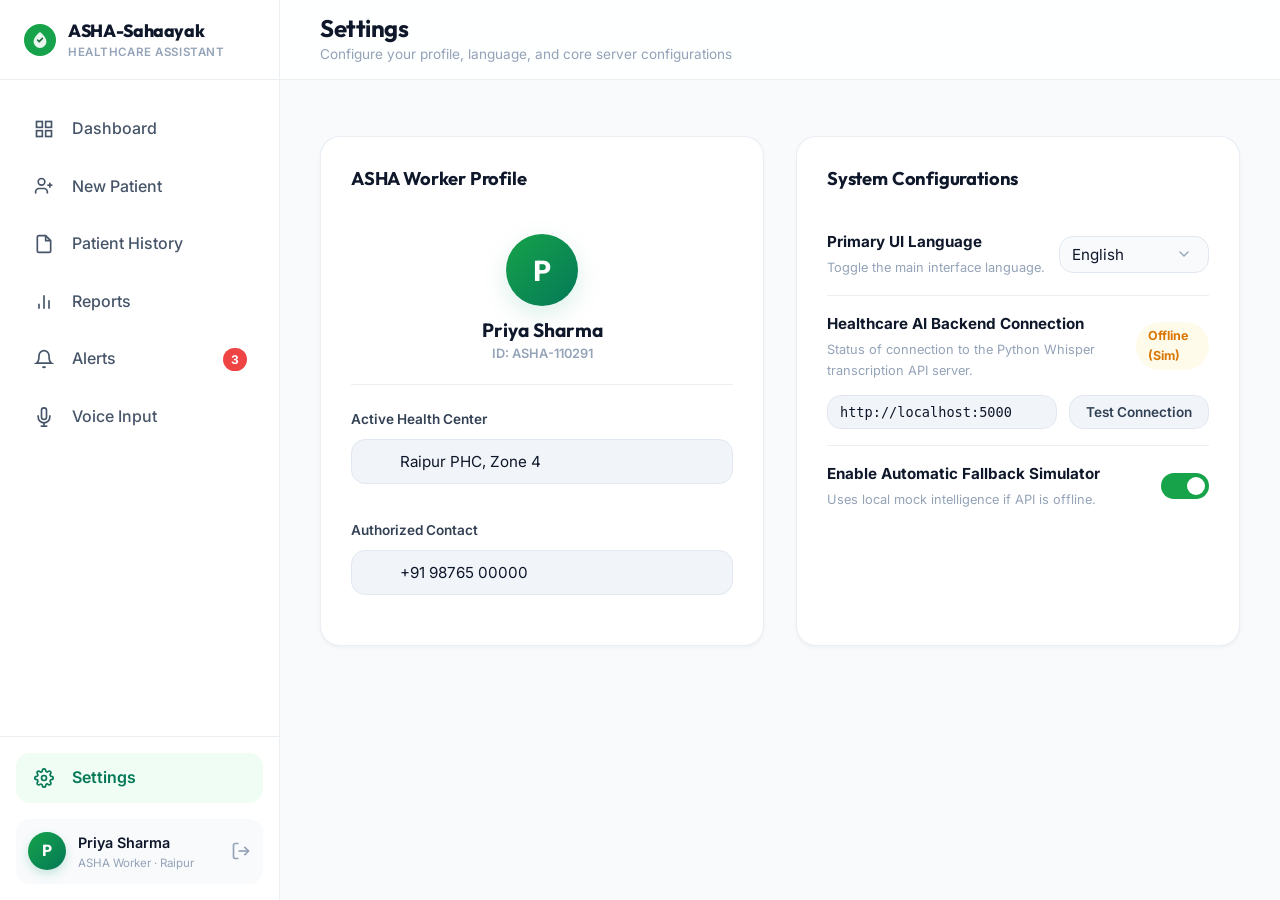
<file: Frontend/settings.html>
<!DOCTYPE html>
<html lang="en">
<head>
  <meta charset="UTF-8" />
  <meta name="viewport" content="width=device-width, initial-scale=1.0" />
  <title>System Settings | ASHA-Sahaayak</title>
  <meta name="description" content="Manage your ASHA worker profile, change languages, and test backend API connections." />
  <link rel="preconnect" href="https://fonts.googleapis.com" />
  <link rel="preconnect" href="https://fonts.gstatic.com" crossorigin />
  <link href="https://fonts.googleapis.com/css2?family=Inter:wght@300;400;500;600;700;800&family=Outfit:wght@400;500;600;700;800&display=swap" rel="stylesheet" />
  <link rel="stylesheet" href="css/style.css" />
  <link rel="stylesheet" href="css/dashboard.css" />
  <style>
    .settings-layout {
      display: grid;
      grid-template-columns: 1fr 1fr;
      gap: 32px;
      margin-top: 16px;
    }

    @media (max-width: 992px) {
      .settings-layout {
        grid-template-columns: 1fr;
      }
    }

    .settings-option-row {
      display: flex;
      align-items: center;
      justify-content: space-between;
      padding: 16px 0;
      border-bottom: var(--border-light);
    }
    .settings-option-row:last-child {
      border-bottom: none;
    }

    .option-info {
      display: flex;
      flex-direction: column;
      gap: 4px;
    }

    .option-title {
      font-weight: 700;
      font-size: 0.95rem;
      color: var(--neutral-900);
    }

    .option-desc {
      font-size: 0.8rem;
      color: var(--neutral-400);
    }

    /* Connection status details */
    .connection-status-pill {
      display: inline-flex;
      align-items: center;
      gap: 6px;
      font-size: 0.78rem;
      font-weight: 700;
      padding: 4px 12px;
      border-radius: var(--radius-full);
    }

    .connection-status-pill--online {
      background-color: var(--primary-50);
      color: var(--primary-600);
    }

    .connection-status-pill--offline {
      background-color: var(--warning-50);
      color: var(--warning-600);
    }

    /* Toggle switch CSS */
    .switch {
      position: relative;
      display: inline-block;
      width: 48px;
      height: 26px;
      flex-shrink: 0;
    }

    .switch input {
      opacity: 0;
      width: 0;
      height: 0;
    }

    .slider {
      position: absolute;
      cursor: pointer;
      top: 0;
      left: 0;
      right: 0;
      bottom: 0;
      background-color: var(--neutral-200);
      transition: .4s;
      border-radius: 34px;
    }

    .slider:before {
      position: absolute;
      content: "";
      height: 18px;
      width: 18px;
      left: 4px;
      bottom: 4px;
      background-color: white;
      transition: .4s;
      border-radius: 50%;
    }

    input:checked + .slider {
      background-color: var(--primary-500);
    }

    input:focus + .slider {
      box-shadow: 0 0 1px var(--primary-500);
    }

    input:checked + .slider:before {
      transform: translateX(22px);
    }
  </style>
</head>
<body class="app-layout">
  <!-- Sidebar -->
  <aside class="sidebar" id="sidebar">
    <div class="sidebar-header">
      <div class="sidebar-logo">
        <div class="logo-icon logo-icon--sm">
          <svg viewBox="0 0 40 40" fill="none"><circle cx="20" cy="20" r="20" fill="url(#setGrad)"/><path d="M20 10 C20 10, 28 16, 28 22 C28 26.4, 24.4 30, 20 30 C15.6 30, 12 26.4, 12 22 C12 16, 20 10 20 10Z" fill="white" opacity="0.9"/><path d="M17 20 L19 22 L23 18" stroke="#1a6b3c" stroke-width="2" stroke-linecap="round" stroke-linejoin="round"/><defs><linearGradient id="setGrad" x1="0" y1="0" x2="40" y2="40"><stop offset="0%" stop-color="#16a34a"/><stop offset="100%" stop-color="#059669"/></linearGradient></defs></svg>
        </div>
        <div><span class="sidebar-app-name">ASHA-Sahaayak</span><span class="sidebar-app-sub">Healthcare Assistant</span></div>
      </div>
      <button class="sidebar-close" onclick="toggleSidebar()"><svg viewBox="0 0 24 24" fill="none" stroke="currentColor" stroke-width="2"><path d="M18 6L6 18M6 6l12 12"/></svg></button>
    </div>
    <nav class="sidebar-nav">
      <a href="dashboard.html" class="nav-item"><span class="nav-icon"><svg viewBox="0 0 24 24" fill="none" stroke="currentColor" stroke-width="2"><rect x="3" y="3" width="7" height="7"/><rect x="14" y="3" width="7" height="7"/><rect x="14" y="14" width="7" height="7"/><rect x="3" y="14" width="7" height="7"/></svg></span><span class="nav-label">Dashboard</span></a>
      <a href="new-patient.html" class="nav-item"><span class="nav-icon"><svg viewBox="0 0 24 24" fill="none" stroke="currentColor" stroke-width="2"><path d="M16 21v-2a4 4 0 00-4-4H6a4 4 0 00-4 4v2"/><circle cx="9" cy="7" r="4"/><line x1="19" y1="8" x2="19" y2="14"/><line x1="22" y1="11" x2="16" y2="11"/></svg></span><span class="nav-label">New Patient</span></a>
      <a href="patient-history.html" class="nav-item"><span class="nav-icon"><svg viewBox="0 0 24 24" fill="none" stroke="currentColor" stroke-width="2"><path d="M14 2H6a2 2 0 00-2 2v16a2 2 0 002 2h12a2 2 0 002-2V8z"/><polyline points="14 2 14 8 20 8"/></svg></span><span class="nav-label">Patient History</span></a>
      <a href="reports.html" class="nav-item"><span class="nav-icon"><svg viewBox="0 0 24 24" fill="none" stroke="currentColor" stroke-width="2"><line x1="18" y1="20" x2="18" y2="10"/><line x1="12" y1="20" x2="12" y2="4"/><line x1="6" y1="20" x2="6" y2="14"/></svg></span><span class="nav-label">Reports</span></a>
      <a href="alerts.html" class="nav-item nav-item--alert"><span class="nav-icon"><svg viewBox="0 0 24 24" fill="none" stroke="currentColor" stroke-width="2"><path d="M18 8A6 6 0 006 8c0 7-3 9-3 9h18s-3-2-3-9"/><path d="M13.73 21a2 2 0 01-3.46 0"/></svg></span><span class="nav-label">Alerts</span><span class="nav-badge">3</span></a>
      <a href="voice-input.html" class="nav-item"><span class="nav-icon"><svg viewBox="0 0 24 24" fill="none" stroke="currentColor" stroke-width="2"><path d="M12 1a3 3 0 00-3 3v8a3 3 0 006 0V4a3 3 0 00-3-3z"/><path d="M19 10v2a7 7 0 01-14 0v-2"/><line x1="12" y1="19" x2="12" y2="23"/><line x1="8" y1="23" x2="16" y2="23"/></svg></span><span class="nav-label">Voice Input</span></a>
    </nav>
    <div class="sidebar-bottom">
      <a href="settings.html" class="nav-item active"><span class="nav-icon"><svg viewBox="0 0 24 24" fill="none" stroke="currentColor" stroke-width="2"><circle cx="12" cy="12" r="3"/><path d="M19.4 15a1.65 1.65 0 00.33 1.82l.06.06a2 2 0 010 2.83 2 2 0 01-2.83 0l-.06-.06a1.65 1.65 0 00-1.82-.33 1.65 1.65 0 00-1 1.51V21a2 2 0 01-2 2 2 2 0 01-2-2v-.09A1.65 1.65 0 009 19.4a1.65 1.65 0 00-1.82.33l-.06.06a2 2 0 01-2.83 0 2 2 0 010-2.83l.06-.06A1.65 1.65 0 004.68 15a1.65 1.65 0 00-1.51-1H3a2 2 0 01-2-2 2 2 0 012-2h.09A1.65 1.65 0 004.6 9a1.65 1.65 0 00-.33-1.82l-.06-.06a2 2 0 010-2.83 2 2 0 012.83 0l.06.06A1.65 1.65 0 009 4.68a1.65 1.65 0 001-1.51V3a2 2 0 012-2 2 2 0 012 2v.09a1.65 1.65 0 001 1.51 1.65 1.65 0 001.82-.33l.06-.06a2 2 0 012.83 0 2 2 0 010 2.83l-.06.06A1.65 1.65 0 0019.4 9a1.65 1.65 0 001.51 1H21a2 2 0 012 2 2 2 0 01-2 2h-.09a1.65 1.65 0 00-1.51 1z"/></svg></span><span class="nav-label">Settings</span></a>
      <div class="sidebar-user">
        <div class="user-avatar">P</div>
        <div class="user-info"><span class="user-name">Priya Sharma</span><span class="user-role">ASHA Worker · Raipur</span></div>
        <a href="index.html" class="logout-btn" title="Logout"><svg viewBox="0 0 24 24" fill="none" stroke="currentColor" stroke-width="2"><path d="M9 21H5a2 2 0 01-2-2V5a2 2 0 012-2h4"/><polyline points="16 17 21 12 16 7"/><line x1="21" y1="12" x2="9" y2="12"/></svg></a>
      </div>
    </div>
  </aside>
  <div class="sidebar-overlay" onclick="toggleSidebar()"></div>

  <!-- Main Content -->
  <main class="main-content">
    <header class="top-header">
      <div class="header-left">
        <button class="hamburger" onclick="toggleSidebar()"><svg viewBox="0 0 24 24" fill="none" stroke="currentColor" stroke-width="2"><line x1="3" y1="12" x2="21" y2="12"/><line x1="3" y1="6" x2="21" y2="6"/><line x1="3" y1="18" x2="21" y2="18"/></svg></button>
        <div>
          <h1 class="page-title">Settings</h1>
          <p class="page-subtitle">Configure your profile, language, and core server configurations</p>
        </div>
      </div>
    </header>

    <div class="content-area">
      <div class="settings-layout">
        
        <!-- Left Panel: Profile settings -->
        <div class="card">
          <div class="card-header">
            <h2 class="card-title">ASHA Worker Profile</h2>
          </div>
          
          <div style="display:flex; flex-direction:column; align-items:center; text-align:center; padding: 20px 0; border-bottom:var(--border-light); margin-bottom: 24px;">
            <div class="user-avatar" style="width: 72px; height: 72px; font-size:1.8rem; margin-bottom: 12px; box-shadow: 0 8px 24px rgba(5,150,105,0.15);">P</div>
            <h3 style="font-size:1.2rem; color:var(--neutral-900);">Priya Sharma</h3>
            <span style="font-size:0.8rem; color:var(--neutral-400); font-weight:600; text-transform:uppercase; margin-top:2px;">ID: ASHA-110291</span>
          </div>

          <div style="display:flex; flex-direction:column; gap:16px;">
            <div class="form-group">
              <label class="form-label">Active Health Center</label>
              <input type="text" class="form-input" value="Raipur PHC, Zone 4" style="background-color:var(--neutral-100);" readonly />
            </div>
            <div class="form-group">
              <label class="form-label">Authorized Contact</label>
              <input type="text" class="form-input" value="+91 98765 00000" style="background-color:var(--neutral-100);" readonly />
            </div>
          </div>
        </div>

        <!-- Right Panel: System configurations -->
        <div class="card">
          <div class="card-header">
            <h2 class="card-title">System Configurations</h2>
          </div>

          <div style="display:flex; flex-direction:column;">
            <!-- Language selection -->
            <div class="settings-option-row">
              <div class="option-info">
                <span class="option-title">Primary UI Language</span>
                <span class="option-desc">Toggle the main interface language.</span>
              </div>
              <div>
                 <select class="form-input form-select" style="width:150px; padding: 8px 30px 8px 12px; background-color: var(--neutral-50);" id="langSetting" onchange="var v=this.value;window.localStorage.setItem('asha_language',v);window.showToast('Language updated successfully')">
                   <option value="en">English</option>
                   <option value="hi">हिंदी (Hindi)</option>
                   <option value="bn">বাংলা (Bengali)</option>
                   <option value="ta">தமிழ் (Tamil)</option>
                   <option value="gu">ગુજરાતી (Gujarati)</option>
                   <option value="kn">ಕನ್ನಡ (Kannada)</option>
                   <option value="ml">മലയാളം (Malayalam)</option>
                   <option value="or">ଓଡ଼ିଆ (Odia)</option>
                   <option value="pa">ਪੰਜਾਬੀ (Punjabi)</option>
                   <option value="mr">मराठी (Marathi)</option>
                   <option value="te">తెలుగు (Telugu)</option>
                   <option value="as">অসমীয়া (Assamese)</option>
                 </select>
              </div>
            </div>

            <!-- Server details diagnostics -->
            <div class="settings-option-row" style="flex-direction:column; align-items:stretch; gap:14px;">
              <div style="display:flex; justify-content:space-between; align-items:center;">
                <div class="option-info">
                  <span class="option-title">Healthcare AI Backend Connection</span>
                  <span class="option-desc">Status of connection to the Python Whisper transcription API server.</span>
                </div>
                <div>
                  <span class="connection-status-pill connection-status-pill--offline" id="statusPill">Offline (Sim)</span>
                </div>
              </div>

              <div style="display:flex; gap:12px;">
                <input type="text" class="form-input" style="flex:1; padding: 8px 12px; background-color: var(--neutral-100); font-family: monospace; font-size:0.85rem;" value="http://localhost:5000" readonly />
                <button class="btn btn-secondary" style="padding: 8px 16px; font-size: 0.85rem;" onclick="testConnection()">Test Connection</button>
              </div>
            </div>

            <!-- Standalone Fallback Simulation -->
            <div class="settings-option-row">
              <div class="option-info">
                <span class="option-title">Enable Automatic Fallback Simulator</span>
                <span class="option-desc">Uses local mock intelligence if API is offline.</span>
              </div>
              <div>
                <label class="switch">
                  <input type="checkbox" checked disabled />
                  <span class="slider"></span>
                </label>
              </div>
            </div>
          </div>
        </div>

      </div>
    </div>
  </main>

  <script src="js/app.js"></script>
  <script>
    document.addEventListener('DOMContentLoaded', () => {
      // Run active initial ping to verify server connectivity on settings load
      testConnection(true);
    });

    async function testConnection(silent = false) {
      const pill = document.getElementById('statusPill');
      
      try {
        const response = await fetch('http://localhost:5000/api/health');
        if (response.ok) {
          pill.className = 'connection-status-pill connection-status-pill--online';
          pill.textContent = 'ONLINE';
          if (!silent) window.showToast('Successfully connected to ASHA-Sahaayak AI Backend!');
        } else {
          throw new Error('Offline');
        }
      } catch (e) {
        pill.className = 'connection-status-pill connection-status-pill--offline';
        pill.textContent = 'Offline (Sim)';
        if (!silent) window.showToast('Server unreachable. Reverted to offline simulation.', 'error');
      }
    }
  </script>
</body>
</html>
</file>
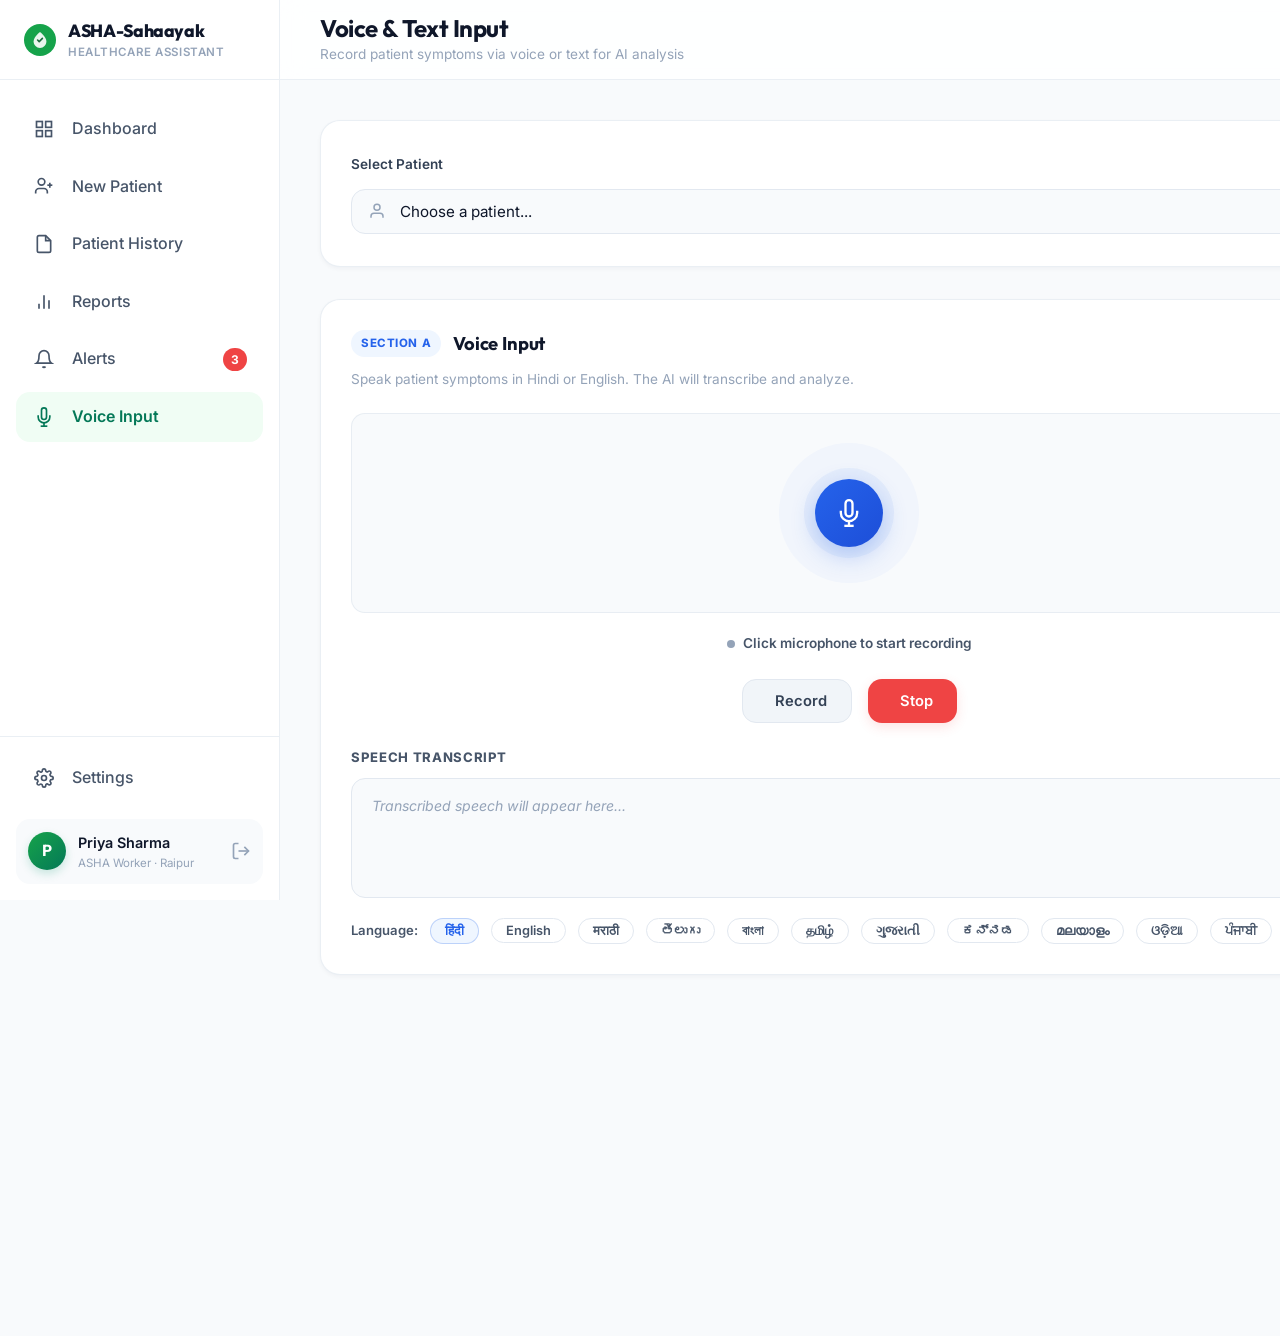
<file: Frontend/voice-input.html>
<!DOCTYPE html>
<html lang="en">
<head>
  <meta charset="UTF-8" />
  <meta name="viewport" content="width=device-width, initial-scale=1.0" />
  <title>Voice & Text Input | ASHA-Sahaayak</title>
  <meta name="description" content="Record patient symptoms via voice or text input for AI analysis." />
  <link rel="preconnect" href="https://fonts.googleapis.com" />
  <link rel="preconnect" href="https://fonts.gstatic.com" crossorigin />
  <link href="https://fonts.googleapis.com/css2?family=Inter:wght@300;400;500;600;700;800&family=Outfit:wght@400;500;600;700;800&display=swap" rel="stylesheet" />
  <link rel="stylesheet" href="css/style.css" />
  <link rel="stylesheet" href="css/dashboard.css" />
  <link rel="stylesheet" href="css/voice-input.css" />
</head>
<body class="app-layout">
  <aside class="sidebar" id="sidebar">
    <div class="sidebar-header">
      <div class="sidebar-logo">
        <div class="logo-icon logo-icon--sm">
          <svg viewBox="0 0 40 40" fill="none"><circle cx="20" cy="20" r="20" fill="url(#sg3)"/><path d="M20 10 C20 10, 28 16, 28 22 C28 26.4, 24.4 30, 20 30 C15.6 30, 12 26.4, 12 22 C12 16, 20 10 20 10Z" fill="white" opacity="0.9"/><path d="M17 20 L19 22 L23 18" stroke="#1a6b3c" stroke-width="2" stroke-linecap="round" stroke-linejoin="round"/><defs><linearGradient id="sg3" x1="0" y1="0" x2="40" y2="40"><stop offset="0%" stop-color="#16a34a"/><stop offset="100%" stop-color="#059669"/></linearGradient></defs></svg>
        </div>
        <div><span class="sidebar-app-name">ASHA-Sahaayak</span><span class="sidebar-app-sub">Healthcare Assistant</span></div>
      </div>
      <button class="sidebar-close" onclick="toggleSidebar()"><svg viewBox="0 0 24 24" fill="none" stroke="currentColor" stroke-width="2"><path d="M18 6L6 18M6 6l12 12"/></svg></button>
    </div>
    <nav class="sidebar-nav">
      <a href="dashboard.html" class="nav-item"><span class="nav-icon"><svg viewBox="0 0 24 24" fill="none" stroke="currentColor" stroke-width="2"><rect x="3" y="3" width="7" height="7"/><rect x="14" y="3" width="7" height="7"/><rect x="14" y="14" width="7" height="7"/><rect x="3" y="14" width="7" height="7"/></svg></span><span class="nav-label">Dashboard</span></a>
      <a href="new-patient.html" class="nav-item"><span class="nav-icon"><svg viewBox="0 0 24 24" fill="none" stroke="currentColor" stroke-width="2"><path d="M16 21v-2a4 4 0 00-4-4H6a4 4 0 00-4 4v2"/><circle cx="9" cy="7" r="4"/><line x1="19" y1="8" x2="19" y2="14"/><line x1="22" y1="11" x2="16" y2="11"/></svg></span><span class="nav-label">New Patient</span></a>
      <a href="patient-history.html" class="nav-item"><span class="nav-icon"><svg viewBox="0 0 24 24" fill="none" stroke="currentColor" stroke-width="2"><path d="M14 2H6a2 2 0 00-2 2v16a2 2 0 002 2h12a2 2 0 002-2V8z"/><polyline points="14 2 14 8 20 8"/></svg></span><span class="nav-label">Patient History</span></a>
      <a href="reports.html" class="nav-item"><span class="nav-icon"><svg viewBox="0 0 24 24" fill="none" stroke="currentColor" stroke-width="2"><line x1="18" y1="20" x2="18" y2="10"/><line x1="12" y1="20" x2="12" y2="4"/><line x1="6" y1="20" x2="6" y2="14"/></svg></span><span class="nav-label">Reports</span></a>
      <a href="alerts.html" class="nav-item nav-item--alert"><span class="nav-icon"><svg viewBox="0 0 24 24" fill="none" stroke="currentColor" stroke-width="2"><path d="M18 8A6 6 0 006 8c0 7-3 9-3 9h18s-3-2-3-9"/><path d="M13.73 21a2 2 0 01-3.46 0"/></svg></span><span class="nav-label">Alerts</span><span class="nav-badge">3</span></a>
      <a href="voice-input.html" class="nav-item active"><span class="nav-icon"><svg viewBox="0 0 24 24" fill="none" stroke="currentColor" stroke-width="2"><path d="M12 1a3 3 0 00-3 3v8a3 3 0 006 0V4a3 3 0 00-3-3z"/><path d="M19 10v2a7 7 0 01-14 0v-2"/><line x1="12" y1="19" x2="12" y2="23"/><line x1="8" y1="23" x2="16" y2="23"/></svg></span><span class="nav-label">Voice Input</span></a>
    </nav>
    <div class="sidebar-bottom">
      <a href="settings.html" class="nav-item"><span class="nav-icon"><svg viewBox="0 0 24 24" fill="none" stroke="currentColor" stroke-width="2"><circle cx="12" cy="12" r="3"/><path d="M19.4 15a1.65 1.65 0 00.33 1.82l.06.06a2 2 0 010 2.83 2 2 0 01-2.83 0l-.06-.06a1.65 1.65 0 00-1.82-.33 1.65 1.65 0 00-1 1.51V21a2 2 0 01-2 2 2 2 0 01-2-2v-.09A1.65 1.65 0 009 19.4a1.65 1.65 0 00-1.82.33l-.06.06a2 2 0 01-2.83 0 2 2 0 010-2.83l.06-.06A1.65 1.65 0 004.68 15a1.65 1.65 0 00-1.51-1H3a2 2 0 01-2-2 2 2 0 012-2h.09A1.65 1.65 0 004.6 9a1.65 1.65 0 00-.33-1.82l-.06-.06a2 2 0 010-2.83 2 2 0 012.83 0l.06.06A1.65 1.65 0 009 4.68a1.65 1.65 0 001-1.51V3a2 2 0 012-2 2 2 0 012 2v.09a1.65 1.65 0 001 1.51 1.65 1.65 0 001.82-.33l.06-.06a2 2 0 012.83 0 2 2 0 010 2.83l-.06.06A1.65 1.65 0 0019.4 9a1.65 1.65 0 001.51 1H21a2 2 0 012 2 2 2 0 01-2 2h-.09a1.65 1.65 0 00-1.51 1z"/></svg></span><span class="nav-label">Settings</span></a>
      <div class="sidebar-user">
        <div class="user-avatar">P</div>
        <div class="user-info"><span class="user-name">Priya Sharma</span><span class="user-role">ASHA Worker · Raipur</span></div>
        <a href="index.html" class="logout-btn" title="Logout"><svg viewBox="0 0 24 24" fill="none" stroke="currentColor" stroke-width="2"><path d="M9 21H5a2 2 0 01-2-2V5a2 2 0 012-2h4"/><polyline points="16 17 21 12 16 7"/><line x1="21" y1="12" x2="9" y2="12"/></svg></a>
      </div>
    </div>
  </aside>
  <div class="sidebar-overlay" id="sidebarOverlay" onclick="toggleSidebar()"></div>

  <main class="main-content">
    <header class="top-header">
      <div class="header-left">
        <button class="hamburger" onclick="toggleSidebar()"><svg viewBox="0 0 24 24" fill="none" stroke="currentColor" stroke-width="2"><line x1="3" y1="12" x2="21" y2="12"/><line x1="3" y1="6" x2="21" y2="6"/><line x1="3" y1="18" x2="21" y2="18"/></svg></button>
        <div>
          <h1 class="page-title">Voice & Text Input</h1>
          <p class="page-subtitle">Record patient symptoms via voice or text for AI analysis</p>
        </div>
      </div>
    </header>

    <div class="content-area">
      <!-- Patient Selector -->
      <div class="card patient-selector-card">
        <label class="form-label">Select Patient</label>
        <div class="patient-select-row">
          <div class="input-wrapper" style="flex:1">
            <span class="input-icon"><svg viewBox="0 0 24 24" fill="none" stroke="currentColor" stroke-width="2"><path d="M20 21v-2a4 4 0 00-4-4H8a4 4 0 00-4 4v2"/><circle cx="12" cy="7" r="4"/></svg></span>
            <select class="form-input form-select" id="selectedPatient">
              <option value="">Choose a patient...</option>
              <option value="1">Sunita Devi — Village: Karmapur, Month 7</option>
              <option value="2">Meena Kumari — Village: Bhilai, Month 5</option>
              <option value="3">Rekha Pandey — Village: Durg, Month 3</option>
              <option value="4">Laxmi Bai — Village: Raipur, Month 8</option>
              <option value="5">Anita Sahu — Village: Simga, Month 6</option>
            </select>
          </div>
          <a href="new-patient.html" class="btn btn-secondary">+ New Patient</a>
        </div>
      </div>

      <div class="voice-text-grid">
        <!-- Section A: Voice Input -->
        <div class="card voice-card">
          <div class="voice-card-header">
            <div class="voice-card-title-row">
              <div class="section-badge section-badge--blue">Section A</div>
              <h2 class="card-title">Voice Input</h2>
            </div>
            <p class="voice-desc">Speak patient symptoms in Hindi or English. The AI will transcribe and analyze.</p>
          </div>
          
          <div class="voice-visualizer" id="voiceVisualizer">
            <div class="mic-ring mic-ring--outer" id="micRingOuter"></div>
            <div class="mic-ring mic-ring--inner" id="micRingInner"></div>
            <button class="mic-button" id="micBtn" onclick="toggleRecording()" title="Toggle Recording">
              <svg viewBox="0 0 24 24" fill="none" stroke="currentColor" stroke-width="2">
                <path d="M12 1a3 3 0 00-3 3v8a3 3 0 006 0V4a3 3 0 00-3-3z"/>
                <path d="M19 10v2a7 7 0 01-14 0v-2"/>
                <line x1="12" y1="19" x2="12" y2="23"/>
                <line x1="8" y1="23" x2="16" y2="23"/>
              </svg>
            </button>
          </div>

          <div class="recording-status" id="recordingStatus">
            <span class="status-dot" id="statusDot"></span>
            <span id="statusText">Click microphone to start recording</span>
          </div>

          <div class="voice-controls">
            <button class="btn btn-secondary" id="recordBtn" onclick="startRecording()">
              <svg viewBox="0 0 24 24" fill="none" stroke="currentColor" stroke-width="2"><circle cx="12" cy="12" r="10"/><circle cx="12" cy="12" r="3" fill="currentColor"/></svg>
              Record
            </button>
            <button class="btn btn-danger" id="stopBtn" onclick="stopRecording()" disabled>
              <svg viewBox="0 0 24 24" fill="none" stroke="currentColor" stroke-width="2"><rect x="6" y="6" width="12" height="12"/></svg>
              Stop
            </button>
          </div>

          <div class="transcript-area">
            <div class="transcript-header">
              <span class="transcript-label">Speech Transcript</span>
              <button class="transcript-clear" onclick="clearTranscript()" id="clearTranscriptBtn">Clear</button>
            </div>
            <div class="transcript-box" id="transcriptBox">
              <p class="transcript-placeholder">Transcribed speech will appear here...</p>
            </div>
          </div>

          <div class="voice-lang-selector">
            <span>Language:</span>
            <button class="lang-btn active" data-lang="hi" onclick="setLang('hi', this)">हिंदी</button>
            <button class="lang-btn" data-lang="en" onclick="setLang('en', this)">English</button>
            <button class="lang-btn" data-lang="mr" onclick="setLang('mr', this)">मराठी</button>
            <button class="lang-btn" data-lang="te" onclick="setLang('te', this)">తెలుగు</button>
            <button class="lang-btn" data-lang="bn" onclick="setLang('bn', this)">বাংলা</button>
            <button class="lang-btn" data-lang="ta" onclick="setLang('ta', this)">தமிழ்</button>
            <button class="lang-btn" data-lang="gu" onclick="setLang('gu', this)">ગુજરાતી</button>
            <button class="lang-btn" data-lang="kn" onclick="setLang('kn', this)">ಕನ್ನಡ</button>
            <button class="lang-btn" data-lang="ml" onclick="setLang('ml', this)">മലയാളം</button>
            <button class="lang-btn" data-lang="or" onclick="setLang('or', this)">ଓଡ଼ିଆ</button>
            <button class="lang-btn" data-lang="pa" onclick="setLang('pa', this)">ਪੰਜਾਬੀ</button>
            <button class="lang-btn" data-lang="as" onclick="setLang('as', this)">অসমীয়া</button>
          </div>
        </div>

        <!-- Section B: Text Input -->
        <div class="card text-input-card">
          <div class="voice-card-header">
            <div class="voice-card-title-row">
              <div class="section-badge section-badge--green">Section B</div>
              <h2 class="card-title">Text Input</h2>
            </div>
            <p class="voice-desc">Type or paste patient symptoms, observations, and clinical notes for analysis.</p>
          </div>

          <div class="text-input-area">
            <div class="symptom-chips">
              <span class="chip-label">Quick Add:</span>
              <button class="chip" onclick="addSymptom('Fever')">Fever</button>
              <button class="chip" onclick="addSymptom('Dizziness')">Dizziness</button>
              <button class="chip" onclick="addSymptom('Nausea')">Nausea</button>
              <button class="chip" onclick="addSymptom('High BP')">High BP</button>
              <button class="chip" onclick="addSymptom('Swelling')">Swelling</button>
              <button class="chip" onclick="addSymptom('Headache')">Headache</button>
              <button class="chip" onclick="addSymptom('Fatigue')">Fatigue</button>
              <button class="chip" onclick="addSymptom('Bleeding')">Bleeding</button>
            </div>
            <textarea
              id="symptomText"
              class="form-input form-textarea text-symptom-area"
              placeholder="Describe patient symptoms here...
Example: Patient reports fever since 2 days, dizziness while standing, and mild headache. Blood pressure reading is 140/90. Currently in 7th month of pregnancy."
              rows="10"
            ></textarea>
            <div class="text-input-footer">
              <span class="char-count" id="charCount">0 characters</span>
              <button class="btn-text-clear" onclick="clearText()">Clear</button>
            </div>
          </div>

          <div class="analyze-section">
            <button class="btn btn-primary btn-analyze" id="analyzeBtn" onclick="analyzeInput()">
              <svg viewBox="0 0 24 24" fill="none" stroke="currentColor" stroke-width="2">
                <polyline points="22 12 18 12 15 21 9 3 6 12 2 12"/>
              </svg>
              Analyze with AI
            </button>
            <p class="analyze-hint">AI analysis will detect symptoms, assess risk level, and generate recommendations</p>
          </div>
        </div>
      </div>
    </div>
  </main>

  <script src="js/app.js"></script>
  <script>
    let isRecording = false;
    let recordingTimer;
    let seconds = 0;
    let mediaRecorder = null;
    let audioChunks = [];
    window.recordedAudioBlob = null;

    function toggleRecording() {
      isRecording ? stopRecording() : startRecording();
    }

    async function startRecording() {
      try {
        console.log("Requesting microphone permission...");
        const stream = await navigator.mediaDevices.getUserMedia({ audio: true });
        console.log("Microphone permission granted");

        audioChunks = [];
        mediaRecorder = new MediaRecorder(stream);

        mediaRecorder.ondataavailable = (event) => {
          if (event.data && event.data.size > 0) {
            audioChunks.push(event.data);
          }
        };

        mediaRecorder.onstop = async () => {
          console.log("Recording stopped");

          // Create the audio blob
          const blobType = mediaRecorder.mimeType || 'audio/webm';
          const blob = new Blob(audioChunks, { type: blobType });
          window.recordedAudioBlob = blob;

          console.log("Audio blob created");
          console.log("Blob size:", blob.size);
          console.log("Blob type:", blob.type);

          // Calculate and display duration
          const durationStr = `${Math.floor(seconds/60).toString().padStart(2,'0')}:${(seconds%60).toString().padStart(2,'0')}`;

          // Stop all stream tracks to release the microphone device
          stream.getTracks().forEach(track => track.stop());

          // ── Upload & Transcribe ──────────────────────────────────────────
          const statusText  = document.getElementById('statusText');
          const statusDot   = document.getElementById('statusDot');
          const transcriptBox = document.getElementById('transcriptBox');

          // Helper: set a non-recording status with optional spinner dot
          function setStatus(msg, busy = false) {
            statusText.textContent = msg;
            if (busy) {
              statusDot.classList.add('recording');
            } else {
              statusDot.classList.remove('recording');
            }
          }

          // Helper: show error inside the transcript box
          function showTranscriptError(msg) {
            transcriptBox.innerHTML = `
              <div class="transcript-error" style="color:#ef4444;padding:12px;border-radius:8px;background:rgba(239,68,68,0.08);border:1px solid rgba(239,68,68,0.25);">
                <strong>⚠ Error:</strong> ${msg}
              </div>`;
          }

          try {
            // Step 1 – Uploading
            console.log("Uploading audio...");
            setStatus("Uploading audio...", true);
            transcriptBox.innerHTML = '<p class="transcript-placeholder">Uploading audio to server...</p>';

            const formData = new FormData();
            // Derive a sensible filename from the MIME type (e.g. audio/webm → voice_input.webm)
            const ext = blobType.split('/')[1]?.split(';')[0] || 'webm';
            formData.append('audio', blob, `voice_input.${ext}`);
            // Send the selected language so Whisper transcribes in that language.
            formData.append('language', window.localStorage.getItem('asha_language') || 'en');

            const uploadResponse = await fetch('http://127.0.0.1:5000/api/transcribe', {
              method: 'POST',
              body: formData
            });

            console.log("Response received...", uploadResponse.status);

            // Step 2 – Transcribing (server is working)
            setStatus("Transcribing...", true);
            transcriptBox.innerHTML = '<p class="transcript-placeholder">Transcribing with Whisper AI...</p>';

            if (!uploadResponse.ok) {
              // Try to read a JSON error body; fall back to status text
              let errMsg = `Server error ${uploadResponse.status}`;
              try {
                const errData = await uploadResponse.json();
                errMsg = errData.error || errMsg;
              } catch (_) { /* ignore parse failure */ }
              throw new Error(errMsg);
            }

            const data = await uploadResponse.json();
            console.log("Transcript received...", data);

            // Step 3 – Success
            const transcript = data.input_text || data.text || '';

            if (!transcript) {
              throw new Error("Whisper returned an empty transcript. Please speak clearly and try again.");
            }

            // Show transcript in the transcript box
            transcriptBox.innerHTML = `<p class="transcript-text">${transcript}</p>`;

            // Auto-fill the symptom text area
            const symptomTextArea = document.getElementById('symptomText');
            if (symptomTextArea) {
              symptomTextArea.value = transcript;
              // Fire input event so char-count updates
              symptomTextArea.dispatchEvent(new Event('input'));
            }

            setStatus(`✓ Analysis completed — recording ${durationStr}`, false);
            window.showToast("Transcription complete! Symptom field populated.", "success");

          } catch (err) {
            console.error("Transcription/upload error:", err);
            setStatus("Upload failed — check console for details", false);
            showTranscriptError(err.message || "Unknown error during transcription.");
            window.showToast("Transcription failed: " + (err.message || "Unknown error"), "error");
          }
          // ────────────────────────────────────────────────────────────────
        };

        // Start MediaRecorder
        mediaRecorder.start();
        console.log("Recording started");

        isRecording = true;
        document.getElementById('micBtn').classList.add('recording');
        document.getElementById('micRingOuter').classList.add('pulsing');
        document.getElementById('micRingInner').classList.add('pulsing');
        document.getElementById('statusDot').classList.add('recording');
        document.getElementById('recordBtn').disabled = true;
        document.getElementById('stopBtn').disabled = false;
        seconds = 0;
        
        recordingTimer = setInterval(() => {
          seconds++;
          document.getElementById('statusText').textContent = `Recording... ${Math.floor(seconds/60).toString().padStart(2,'0')}:${(seconds%60).toString().padStart(2,'0')}`;
        }, 1000);
        document.getElementById('statusText').textContent = 'Recording... 00:00';

      } catch (err) {
        console.error("Failed to start recording:", err);
        window.showToast("Error: Microphone access denied or not available", "error");
        document.getElementById('statusText').textContent = "Microphone access error";
      }
    }

    function stopRecording() {
      if (mediaRecorder && mediaRecorder.state !== "inactive") {
        mediaRecorder.stop();
      }

      isRecording = false;
      clearInterval(recordingTimer);
      document.getElementById('micBtn').classList.remove('recording');
      document.getElementById('micRingOuter').classList.remove('pulsing');
      document.getElementById('micRingInner').classList.remove('pulsing');
      document.getElementById('statusDot').classList.remove('recording');
      document.getElementById('recordBtn').disabled = false;
      document.getElementById('stopBtn').disabled = true;
    }

    function clearTranscript() {
      document.getElementById('transcriptBox').innerHTML = '<p class="transcript-placeholder">Transcribed speech will appear here...</p>';
      document.getElementById('statusText').textContent = 'Click microphone to start recording';
    }

    function addSymptom(s) {
      const ta = document.getElementById('symptomText');
      ta.value += (ta.value ? ', ' : '') + s;
      updateCharCount();
    }

    function clearText() {
      document.getElementById('symptomText').value = '';
      updateCharCount();
    }

    function updateCharCount() {
      const len = document.getElementById('symptomText').value.length;
      document.getElementById('charCount').textContent = len + ' characters';
    }

    document.getElementById('symptomText').addEventListener('input', updateCharCount);

    function setLang(lang, btn) {
      document.querySelectorAll('.lang-btn').forEach(b => b.classList.remove('active'));
      btn.classList.add('active');
      // Persist the chosen language so it survives the navigation to the
      // results page and is sent with every backend analysis request.
      window.localStorage.setItem('asha_language', lang);
    }

    // Initialise the persisted language from the button marked active on load
    // (Hindi is active by default) so the first analysis request carries a
    // language even if the worker never changes the selection.
    (function initLanguage() {
      const active = document.querySelector('.lang-btn.active');
      const lang = active && active.dataset.lang ? active.dataset.lang : 'en';
      window.localStorage.setItem('asha_language', lang);
    })();

    function analyzeInput() {
      const text = document.getElementById('symptomText').value;
      const patientId = document.getElementById('selectedPatient').value;
      
      if (!text.trim()) {
        window.showToast('Please type or record some symptoms first!', 'error');
        return;
      }

      localStorage.setItem("lastInputText", text);
      localStorage.setItem('pendingAnalysis', JSON.stringify({ text, patientId }));

      const btn = document.getElementById('analyzeBtn');
      btn.innerHTML = '<svg class="spinner" viewBox="0 0 24 24" fill="none"><circle cx="12" cy="12" r="10" stroke="currentColor" stroke-width="3" stroke-dasharray="31.4" stroke-dashoffset="10"/></svg> Analyzing...';
      btn.disabled = true;
      setTimeout(() => {
        window.location.href = 'analysis-result.html';
      }, 1200);
    }
  </script>
</body>
</html>
</file>
<file: Frontend/css/style.css>
/* ==========================================================================
   ASHA-Sahaayak Core Design System & Base Styling
   ========================================================================== */

/* Design Tokens & Variables */
:root {
  /* Colors */
  --primary-50: #f0fdf4;
  --primary-100: #dcfce7;
  --primary-200: #bbf7d0;
  --primary-500: #16a34a;
  --primary-600: #059669;
  --primary-700: #047857;
  --primary-800: #065f46;
  --primary-950: #022c22;

  --accent-blue: #2563eb;
  --accent-blue-light: #eff6ff;
  --accent-purple: #7c3aed;
  --accent-purple-light: #f5f3ff;
  
  --danger-50: #fef2f2;
  --danger-100: #fee2e2;
  --danger-500: #ef4444;
  --danger-600: #dc2626;
  
  --warning-50: #fffbeb;
  --warning-100: #fef3c7;
  --warning-500: #f59e0b;
  --warning-600: #d97706;

  --success-light: #ecfdf5;
  --success-dark: #10b981;

  --neutral-50: #f8fafc;
  --neutral-100: #f1f5f9;
  --neutral-200: #e2e8f0;
  --neutral-300: #cbd5e1;
  --neutral-400: #94a3b8;
  --neutral-600: #475569;
  --neutral-700: #334155;
  --neutral-800: #1e293b;
  --neutral-900: #0f172a;

  /* Typography */
  --font-headers: 'Outfit', 'Inter', -apple-system, sans-serif;
  --font-body: 'Inter', -apple-system, sans-serif;

  /* Shadows */
  --shadow-sm: 0 2px 4px rgba(15, 23, 42, 0.04);
  --shadow-md: 0 4px 12px -2px rgba(15, 23, 42, 0.06), 0 2px 6px -1px rgba(15, 23, 42, 0.04);
  --shadow-lg: 0 12px 24px -4px rgba(15, 23, 42, 0.08), 0 4px 12px -2px rgba(15, 23, 42, 0.05);
  --shadow-premium: 0 20px 40px -8px rgba(5, 150, 105, 0.08), 0 1px 3px rgba(0, 0, 0, 0.02);

  /* Borders & Radius */
  --radius-sm: 8px;
  --radius-md: 14px;
  --radius-lg: 20px;
  --radius-full: 9999px;
  --border-light: 1px solid rgba(226, 232, 240, 0.7);
  --border-glass: 1px solid rgba(255, 255, 255, 0.6);

  /* Transitions */
  --transition-fast: 0.15s cubic-bezier(0.4, 0, 0.2, 1);
  --transition-normal: 0.25s cubic-bezier(0.4, 0, 0.2, 1);
  --transition-bounce: 0.4s cubic-bezier(0.34, 1.56, 0.64, 1);

  /* Heights & Widths */
  --sidebar-width: 280px;
  --header-height: 80px;
}

/* Base Resets */
*, *::before, *::after {
  box-sizing: border-box;
  margin: 0;
  padding: 0;
}

html {
  scroll-behavior: smooth;
  -webkit-font-smoothing: antialiased;
  -moz-osx-font-smoothing: grayscale;
}

body {
  font-family: var(--font-body);
  background-color: var(--neutral-50);
  color: var(--neutral-800);
  line-height: 1.6;
  overflow-x: hidden;
}

h1, h2, h3, h4, h5, h6 {
  font-family: var(--font-headers);
  font-weight: 700;
  color: var(--neutral-900);
  line-height: 1.25;
}

a {
  color: var(--primary-600);
  text-decoration: none;
  transition: color var(--transition-fast);
}
a:hover {
  color: var(--primary-800);
}

button, input, select, textarea {
  font-family: inherit;
  font-size: inherit;
  outline: none;
}

/* Custom Scrollbar */
::-webkit-scrollbar {
  width: 8px;
  height: 8px;
}
::-webkit-scrollbar-track {
  background: var(--neutral-50);
}
::-webkit-scrollbar-thumb {
  background: var(--neutral-300);
  border-radius: var(--radius-full);
}
::-webkit-scrollbar-thumb:hover {
  background: var(--neutral-400);
}

/* ==========================================================================
   Layout Architecture
   ========================================================================== */

/* Main App Layout Container */
.app-layout {
  display: flex;
  min-height: 100vh;
  background-color: var(--neutral-50);
}

/* Sidebar Styling */
.sidebar {
  width: var(--sidebar-width);
  height: 100vh;
  position: fixed;
  top: 0;
  left: 0;
  background-color: #ffffff;
  border-right: var(--border-light);
  display: flex;
  flex-direction: column;
  z-index: 100;
  transition: transform var(--transition-normal);
}

.sidebar-header {
  height: var(--header-height);
  padding: 0 24px;
  display: flex;
  align-items: center;
  justify-content: space-between;
  border-bottom: var(--border-light);
}

.sidebar-logo {
  display: flex;
  align-items: center;
  gap: 12px;
}

.logo-icon {
  width: 40px;
  height: 40px;
  flex-shrink: 0;
}
.logo-icon--sm {
  width: 32px;
  height: 32px;
}

.sidebar-app-name {
  font-family: var(--font-headers);
  font-weight: 800;
  font-size: 1.1rem;
  color: var(--neutral-900);
  display: block;
  letter-spacing: -0.02em;
}

.sidebar-app-sub {
  font-size: 0.72rem;
  color: var(--neutral-400);
  display: block;
  margin-top: -2px;
  text-transform: uppercase;
  font-weight: 600;
  letter-spacing: 0.05em;
}

.sidebar-close {
  display: none;
  background: none;
  border: none;
  color: var(--neutral-400);
  cursor: pointer;
}
.sidebar-close svg {
  width: 24px;
  height: 24px;
}

/* Sidebar Navigation Items */
.sidebar-nav {
  padding: 24px 16px;
  display: flex;
  flex-direction: column;
  gap: 8px;
  flex: 1;
  overflow-y: auto;
}

.nav-item {
  display: flex;
  align-items: center;
  gap: 16px;
  padding: 12px 16px;
  color: var(--neutral-600);
  font-weight: 500;
  border-radius: var(--radius-md);
  transition: all var(--transition-fast);
  cursor: pointer;
}

.nav-item:hover {
  background-color: var(--neutral-100);
  color: var(--neutral-900);
}

.nav-item.active {
  background-color: var(--primary-50);
  color: var(--primary-700);
  font-weight: 600;
}

.nav-icon {
  display: flex;
  align-items: center;
  justify-content: center;
  width: 24px;
  height: 24px;
}
.nav-icon svg {
  width: 20px;
  height: 20px;
  stroke-width: 2;
}

.nav-label {
  flex: 1;
}

.nav-badge {
  background-color: var(--danger-500);
  color: white;
  font-size: 0.75rem;
  font-weight: 700;
  padding: 2px 8px;
  border-radius: var(--radius-full);
}

.nav-item--alert.active .nav-badge {
  background-color: var(--danger-600);
}

/* Sidebar Footer User Area */
.sidebar-bottom {
  border-top: var(--border-light);
  padding: 16px;
  display: flex;
  flex-direction: column;
  gap: 16px;
}

.sidebar-user {
  display: flex;
  align-items: center;
  gap: 12px;
  background-color: var(--neutral-50);
  padding: 12px;
  border-radius: var(--radius-md);
}

.user-avatar {
  width: 38px;
  height: 38px;
  border-radius: var(--radius-full);
  background: linear-gradient(135deg, var(--primary-500), var(--primary-700));
  color: white;
  display: flex;
  align-items: center;
  justify-content: center;
  font-family: var(--font-headers);
  font-weight: 700;
  box-shadow: 0 4px 10px rgba(5, 150, 105, 0.2);
}

.user-info {
  display: flex;
  flex-direction: column;
  flex: 1;
  min-width: 0;
}

.user-name {
  font-weight: 600;
  font-size: 0.9rem;
  color: var(--neutral-900);
  overflow: hidden;
  text-overflow: ellipsis;
  white-space: nowrap;
}

.user-role {
  font-size: 0.72rem;
  color: var(--neutral-400);
  white-space: nowrap;
  overflow: hidden;
  text-overflow: ellipsis;
}

.logout-btn {
  color: var(--neutral-400);
  display: flex;
  align-items: center;
  justify-content: center;
  transition: color var(--transition-fast), transform var(--transition-fast);
}
.logout-btn:hover {
  color: var(--danger-500);
  transform: translateX(2px);
}
.logout-btn svg {
  width: 20px;
  height: 20px;
}

/* Sidebar Overlay (Mobile) */
.sidebar-overlay {
  display: none;
  position: fixed;
  top: 0;
  left: 0;
  width: 100vw;
  height: 100vh;
  background-color: rgba(15, 23, 42, 0.4);
  backdrop-filter: blur(4px);
  z-index: 90;
}

/* Main Content Layout Container */
.main-content {
  flex: 1;
  margin-left: var(--sidebar-width);
  min-height: 100vh;
  display: flex;
  flex-direction: column;
  transition: margin-left var(--transition-normal);
}

/* Top Sticky Header */
.top-header {
  height: var(--header-height);
  border-bottom: var(--border-light);
  background-color: rgba(255, 255, 255, 0.85);
  backdrop-filter: blur(12px);
  display: flex;
  align-items: center;
  justify-content: space-between;
  padding: 0 40px;
  position: sticky;
  top: 0;
  z-index: 50;
}

.header-left {
  display: flex;
  align-items: center;
  gap: 16px;
}

.hamburger {
  display: none;
  background: none;
  border: none;
  color: var(--neutral-600);
  cursor: pointer;
  padding: 4px;
}
.hamburger svg {
  width: 24px;
  height: 24px;
}

.page-title {
  font-size: 1.5rem;
  letter-spacing: -0.02em;
  color: var(--neutral-900);
}

.page-subtitle {
  font-size: 0.85rem;
  color: var(--neutral-400);
  margin-top: 1px;
}

.header-right {
  display: flex;
  align-items: center;
  gap: 20px;
}

.header-date {
  display: flex;
  align-items: center;
  gap: 8px;
  font-size: 0.88rem;
  font-weight: 550;
  color: var(--neutral-600);
  background-color: var(--neutral-100);
  padding: 8px 16px;
  border-radius: var(--radius-full);
}
.header-date svg {
  width: 16px;
  height: 16px;
}

.header-alert-btn {
  position: relative;
  width: 40px;
  height: 40px;
  background-color: white;
  border: var(--border-light);
  border-radius: var(--radius-full);
  display: flex;
  align-items: center;
  justify-content: center;
  color: var(--neutral-600);
  transition: all var(--transition-fast);
}
.header-alert-btn:hover {
  background-color: var(--neutral-50);
  color: var(--neutral-900);
  transform: translateY(-1px);
}
.header-alert-btn svg {
  width: 20px;
  height: 20px;
}
.header-alert-badge {
  position: absolute;
  top: -2px;
  right: -2px;
  background-color: var(--danger-500);
  color: white;
  font-size: 0.65rem;
  font-weight: 750;
  width: 18px;
  height: 18px;
  border-radius: var(--radius-full);
  display: flex;
  align-items: center;
  justify-content: center;
  border: 2px solid white;
}

/* Content Area Wrapper */
.content-area {
  padding: 40px;
  flex: 1;
  max-width: 1600px;
  width: 100%;
  margin: 0 auto;
}

/* ==========================================================================
   Global UI Components
   ========================================================================== */

/* Premium Cards */
.card {
  background-color: #ffffff;
  border: var(--border-light);
  border-radius: var(--radius-lg);
  box-shadow: var(--shadow-sm);
  padding: 30px;
  transition: transform var(--transition-normal), box-shadow var(--transition-normal);
}
.card:hover {
  box-shadow: var(--shadow-md);
}

.card-header {
  display: flex;
  align-items: center;
  justify-content: space-between;
  margin-bottom: 24px;
}

.card-title {
  font-size: 1.15rem;
  font-weight: 700;
  color: var(--neutral-900);
  letter-spacing: -0.01em;
}

.card-action {
  font-size: 0.85rem;
  font-weight: 600;
  color: var(--primary-600);
  transition: color var(--transition-fast);
}
.card-action:hover {
  color: var(--primary-800);
}

/* Premium Buttons */
.btn {
  display: inline-flex;
  align-items: center;
  justify-content: center;
  gap: 8px;
  font-weight: 600;
  font-size: 0.92rem;
  padding: 12px 24px;
  border-radius: var(--radius-md);
  border: none;
  cursor: pointer;
  transition: all var(--transition-normal);
  font-family: var(--font-body);
}

.btn-primary {
  background: linear-gradient(135deg, var(--primary-500), var(--primary-600));
  color: #ffffff;
  box-shadow: 0 4px 12px rgba(5, 150, 105, 0.15);
}
.btn-primary:hover {
  background: linear-gradient(135deg, var(--primary-600), var(--primary-700));
  box-shadow: 0 6px 16px rgba(5, 150, 105, 0.25);
  transform: translateY(-1px);
}
.btn-primary:active {
  transform: translateY(1px);
}

.btn-secondary {
  background-color: var(--neutral-100);
  color: var(--neutral-700);
  border: 1px solid var(--neutral-200);
}
.btn-secondary:hover {
  background-color: var(--neutral-200);
  color: var(--neutral-900);
}

.btn-danger {
  background-color: var(--danger-500);
  color: #ffffff;
  box-shadow: 0 4px 12px rgba(239, 68, 68, 0.15);
}
.btn-danger:hover {
  background-color: var(--danger-600);
  box-shadow: 0 6px 16px rgba(239, 68, 68, 0.25);
  transform: translateY(-1px);
}

/* Premium Form Elements */
.form-group {
  margin-bottom: 20px;
  display: flex;
  flex-direction: column;
  gap: 8px;
}

.form-label {
  font-size: 0.85rem;
  font-weight: 600;
  color: var(--neutral-700);
}

.form-label .required {
  color: var(--danger-500);
  margin-left: 2px;
}

.input-wrapper {
  position: relative;
  display: flex;
  align-items: center;
}

.input-icon {
  position: absolute;
  left: 16px;
  color: var(--neutral-400);
  pointer-events: none;
  display: flex;
  align-items: center;
  justify-content: center;
  width: 20px;
  height: 20px;
}
.input-icon svg {
  width: 18px;
  height: 18px;
}

.form-input {
  width: 100%;
  padding: 12px 16px;
  padding-left: 48px;
  background-color: var(--neutral-50);
  border: 1px solid var(--neutral-200);
  border-radius: var(--radius-md);
  font-family: var(--font-body);
  font-size: 0.95rem;
  color: var(--neutral-900);
  transition: all var(--transition-normal);
}
.form-input::placeholder {
  color: var(--neutral-400);
}
.form-input:focus {
  background-color: white;
  border-color: var(--primary-500);
  box-shadow: 0 0 0 4px rgba(22, 163, 74, 0.1);
}

/* Custom Styled Select Dropdown */
.form-select {
  appearance: none;
  cursor: pointer;
  background-image: url("data:image/svg+xml,%3Csvg xmlns='http://www.w3.org/2000/svg' viewBox='0 0 24 24' fill='none' stroke='%2394a3b8' stroke-width='2' stroke-linecap='round' stroke-linejoin='round'%3E%3Cpolyline points='6 9 12 15 18 9'%3E%3C/polyline%3E%3C/svg%3E");
  background-repeat: no-repeat;
  background-position: right 16px center;
  background-size: 16px;
  padding-right: 48px;
}

.form-textarea {
  min-height: 120px;
  resize: vertical;
  padding-left: 16px !important;
}

/* Form Helper Utilities */
.section-title {
  font-size: 1.1rem;
  font-weight: 700;
  color: var(--neutral-900);
  margin-bottom: 24px;
  position: relative;
  padding-left: 14px;
}
.section-title::before {
  content: '';
  position: absolute;
  left: 0;
  top: 4px;
  bottom: 4px;
  width: 4px;
  background-color: var(--primary-500);
  border-radius: var(--radius-full);
}

.section-badge {
  display: inline-flex;
  align-items: center;
  font-size: 0.72rem;
  font-weight: 750;
  padding: 4px 10px;
  border-radius: var(--radius-full);
  text-transform: uppercase;
  letter-spacing: 0.05em;
}
.section-badge--blue {
  background-color: var(--accent-blue-light);
  color: var(--accent-blue);
}
.section-badge--green {
  background-color: var(--primary-50);
  color: var(--primary-700);
}

/* Toast Notifications */
.toast {
  position: fixed;
  bottom: 40px;
  right: 40px;
  background-color: var(--neutral-900);
  color: white;
  padding: 16px 28px;
  border-radius: var(--radius-md);
  box-shadow: var(--shadow-lg);
  display: flex;
  align-items: center;
  gap: 12px;
  z-index: 1000;
  transform: translateY(100px) scale(0.9);
  opacity: 0;
  pointer-events: none;
  transition: all var(--transition-bounce);
}

.toast.show {
  transform: translateY(0) scale(1);
  opacity: 1;
  pointer-events: auto;
}

.toast-icon {
  background-color: var(--primary-500);
  color: white;
  width: 24px;
  height: 24px;
  border-radius: var(--radius-full);
  display: flex;
  align-items: center;
  justify-content: center;
  font-size: 0.85rem;
  font-weight: bold;
}

.toast-message {
  font-size: 0.92rem;
  font-weight: 600;
}

/* Animated Loaders */
.btn-loader {
  display: flex;
  align-items: center;
  justify-content: center;
}

.spinner {
  animation: rotate 1s linear infinite;
  width: 20px;
  height: 20px;
}
.spinner circle {
  stroke: currentColor;
  stroke-linecap: round;
}

@keyframes rotate {
  100% {
    transform: rotate(360deg);
  }
}

/* Responsive Breakpoints */
@media (max-width: 1024px) {
  .sidebar {
    transform: translateX(-100%);
  }
  .sidebar.open {
    transform: translateX(0);
  }
  .sidebar.open + .sidebar-overlay {
    display: block;
  }
  .main-content {
    margin-left: 0;
  }
  .hamburger {
    display: block;
  }
  .sidebar-close {
    display: block;
  }
  .top-header {
    padding: 0 24px;
  }
  .content-area {
    padding: 24px;
  }
}

@media (max-width: 640px) {
  .top-header {
    height: 70px;
  }
  .page-title {
    font-size: 1.25rem;
  }
  .header-date {
    display: none;
  }
  .content-area {
    padding: 16px;
  }
  .card {
    padding: 20px;
  }
  .btn {
    padding: 10px 18px;
    font-size: 0.85rem;
  }
}
</file>
<file: Frontend/css/login.css>
/* ==========================================================================
   ASHA-Sahaayak Login Specific Aesthetics
   ========================================================================== */

.login-page {
  background-color: var(--neutral-900);
  min-height: 100vh;
  display: flex;
  align-items: center;
  justify-content: center;
  overflow: hidden;
  position: relative;
}

/* Beautiful Animated Background Circles */
.login-bg {
  position: absolute;
  top: 0;
  left: 0;
  width: 100%;
  height: 100%;
  z-index: 1;
}

.login-bg-circle {
  position: absolute;
  border-radius: var(--radius-full);
  filter: blur(120px);
  opacity: 0.45;
  animation: floatBG 25s ease-in-out infinite;
}

.login-bg-circle--1 {
  top: -10%;
  left: -10%;
  width: 50vw;
  height: 50vw;
  background: radial-gradient(circle, var(--primary-600) 0%, rgba(5, 150, 105, 0) 70%);
}

.login-bg-circle--2 {
  bottom: -20%;
  right: -10%;
  width: 60vw;
  height: 60vw;
  background: radial-gradient(circle, var(--accent-purple) 0%, rgba(124, 58, 237, 0) 70%);
  animation-delay: -5s;
}

.login-bg-circle--3 {
  top: 30%;
  left: 45%;
  width: 35vw;
  height: 35vw;
  background: radial-gradient(circle, var(--primary-500) 0%, rgba(22, 163, 74, 0) 70%);
  animation-delay: -10s;
}

@keyframes floatBG {
  0%, 100% {
    transform: translate(0, 0) scale(1);
  }
  33% {
    transform: translate(30px, -50px) scale(1.1);
  }
  66% {
    transform: translate(-20px, 40px) scale(0.95);
  }
}

/* Two-column Container */
.login-container {
  display: flex;
  width: 100%;
  max-width: 1280px;
  min-height: 720px;
  margin: 24px;
  z-index: 10;
  border-radius: var(--radius-lg);
  overflow: hidden;
  box-shadow: 0 30px 60px -15px rgba(0, 0, 0, 0.4);
  border: 1px solid rgba(255, 255, 255, 0.08);
  background-color: rgba(15, 23, 42, 0.6);
  backdrop-filter: blur(20px);
}

/* Left Hero Section */
.login-left {
  flex: 1.1;
  background: linear-gradient(135deg, rgba(2, 44, 34, 0.85) 0%, rgba(15, 23, 42, 0.8) 100%),
              url('data:image/svg+xml,%3Csvg xmlns="http://www.w3.org/2000/svg" width="100" height="100" viewBox="0 0 100 100"%3E%3Cpath d="M10 10 H90 V90 H10 Z" fill="none" stroke="rgba(255,255,255,0.015)" stroke-width="1"/%3E%3C/svg%3E');
  background-size: cover, auto;
  display: flex;
  align-items: center;
  padding: 60px;
  border-right: 1px solid rgba(255, 255, 255, 0.05);
}

.login-left-content {
  max-width: 500px;
}

.brand-badge {
  display: inline-flex;
  background-color: rgba(22, 163, 74, 0.15);
  color: var(--primary-200);
  border: 1px solid rgba(22, 163, 74, 0.25);
  padding: 6px 14px;
  border-radius: var(--radius-full);
  font-size: 0.82rem;
  font-weight: 700;
  margin-bottom: 24px;
  letter-spacing: 0.02em;
}

.login-tagline {
  font-size: 2.8rem;
  line-height: 1.15;
  color: #ffffff;
  margin-bottom: 20px;
  letter-spacing: -0.03em;
}

.login-description {
  color: var(--neutral-300);
  font-size: 0.95rem;
  line-height: 1.6;
  margin-bottom: 40px;
}

.login-stats {
  display: flex;
  gap: 40px;
}

.stat-item {
  display: flex;
  flex-direction: column;
}

.stat-number {
  font-family: var(--font-headers);
  font-size: 1.8rem;
  font-weight: 800;
  color: var(--primary-200);
}

.stat-label {
  font-size: 0.78rem;
  color: var(--neutral-400);
  font-weight: 600;
  text-transform: uppercase;
  letter-spacing: 0.05em;
  margin-top: 2px;
}

/* Right Form Section */
.login-right {
  flex: 0.9;
  display: flex;
  align-items: center;
  justify-content: center;
  padding: 60px;
  background-color: rgba(15, 23, 42, 0.4);
}

.login-card {
  width: 100%;
  max-width: 420px;
}

.login-logo {
  display: flex;
  align-items: center;
  gap: 14px;
  margin-bottom: 32px;
}

.logo-text {
  display: flex;
  flex-direction: column;
}

.logo-name {
  font-family: var(--font-headers);
  font-weight: 800;
  font-size: 1.35rem;
  color: #ffffff;
  letter-spacing: -0.02em;
}

.logo-sub {
  font-size: 0.75rem;
  color: var(--primary-200);
  font-weight: 600;
  letter-spacing: 0.02em;
  text-transform: uppercase;
  margin-top: -2px;
}

.login-header {
  margin-bottom: 32px;
}

.login-header h2 {
  font-size: 1.8rem;
  color: #ffffff;
  letter-spacing: -0.02em;
}

.login-header p {
  color: var(--neutral-400);
  font-size: 0.9rem;
  margin-top: 4px;
}

/* Login Input System Overrides */
.login-form .form-label {
  color: var(--neutral-300);
}

.login-form .form-input {
  background-color: rgba(255, 255, 255, 0.05);
  border: 1px solid rgba(255, 255, 255, 0.1);
  color: #ffffff;
  font-size: 0.95rem;
}
.login-form .form-input::placeholder {
  color: var(--neutral-600);
}
.login-form .form-input:focus {
  background-color: rgba(255, 255, 255, 0.08);
  border-color: var(--primary-500);
  box-shadow: 0 0 0 4px rgba(22, 163, 74, 0.25);
}

.login-form .input-icon {
  color: var(--neutral-400);
}

/* Password Toggle Eye Button */
.password-toggle {
  position: absolute;
  right: 16px;
  background: none;
  border: none;
  color: var(--neutral-400);
  cursor: pointer;
  display: flex;
  align-items: center;
  justify-content: center;
  transition: color var(--transition-fast);
}
.password-toggle:hover {
  color: #ffffff;
}
.password-toggle svg {
  width: 20px;
  height: 20px;
}

/* Options Bar */
.form-options {
  display: flex;
  align-items: center;
  justify-content: space-between;
  margin: 24px 0;
  font-size: 0.85rem;
}

/* Custom Checkbox Design */
.checkbox-label {
  display: flex;
  align-items: center;
  gap: 10px;
  color: var(--neutral-300);
  cursor: pointer;
  user-select: none;
}

.checkbox-label input {
  position: absolute;
  opacity: 0;
  cursor: pointer;
  height: 0;
  width: 0;
}

.checkbox-custom {
  position: relative;
  height: 18px;
  width: 18px;
  background-color: rgba(255, 255, 255, 0.05);
  border: 1px solid rgba(255, 255, 255, 0.15);
  border-radius: 4px;
  transition: all var(--transition-fast);
}

.checkbox-label:hover input ~ .checkbox-custom {
  background-color: rgba(255, 255, 255, 0.1);
  border-color: rgba(255, 255, 255, 0.3);
}

.checkbox-label input:checked ~ .checkbox-custom {
  background-color: var(--primary-500);
  border-color: var(--primary-500);
}

.checkbox-custom::after {
  content: "";
  position: absolute;
  display: none;
  left: 6px;
  top: 2px;
  width: 4px;
  height: 8px;
  border: solid white;
  border-width: 0 2px 2px 0;
  transform: rotate(45deg);
}

.checkbox-label input:checked ~ .checkbox-custom::after {
  display: block;
}

.forgot-link {
  color: var(--primary-200);
  font-weight: 600;
  transition: color var(--transition-fast);
}
.forgot-link:hover {
  color: #ffffff;
  text-decoration: underline;
}

/* Login Submit Button */
.btn-login {
  width: 100%;
  padding: 14px;
  font-size: 1rem;
  margin-top: 8px;
}

.login-footer {
  margin-top: 40px;
  text-align: center;
  color: var(--neutral-600);
  font-size: 0.78rem;
  border-top: 1px solid rgba(255, 255, 255, 0.05);
  padding-top: 24px;
}
.login-footer strong {
  color: var(--neutral-400);
}

/* Responsive Overrides */
@media (max-width: 992px) {
  .login-left {
    display: none;
  }
  .login-container {
    max-width: 500px;
    min-height: auto;
  }
  .login-right {
    flex: 1;
    padding: 40px 30px;
  }
}

@media (max-width: 480px) {
  .login-container {
    margin: 12px;
  }
  .login-header h2 {
    font-size: 1.5rem;
  }
  .login-logo {
    margin-bottom: 24px;
  }
}
</file>
<file: Frontend/css/dashboard.css>
/* ==========================================================================
   ASHA-Sahaayak Dashboard Component Aesthetics
   ========================================================================== */

/* Responsive Stats Grid */
.stats-grid {
  display: grid;
  grid-template-columns: repeat(auto-fit, minmax(240px, 1fr));
  gap: 24px;
  margin-bottom: 32px;
}

/* Base Stat Card Styles */
.stat-card {
  background-color: #ffffff;
  border: var(--border-light);
  border-radius: var(--radius-lg);
  padding: 24px;
  display: flex;
  align-items: flex-start;
  gap: 20px;
  box-shadow: var(--shadow-sm);
  transition: all var(--transition-normal);
  position: relative;
  overflow: hidden;
}

.stat-card:hover {
  transform: translateY(-2px);
  box-shadow: var(--shadow-md);
}

.stat-card-icon {
  width: 48px;
  height: 48px;
  border-radius: var(--radius-md);
  display: flex;
  align-items: center;
  justify-content: center;
  flex-shrink: 0;
  transition: transform var(--transition-bounce);
}
.stat-card:hover .stat-card-icon {
  transform: scale(1.1) rotate(4deg);
}
.stat-card-icon svg {
  width: 24px;
  height: 24px;
}

.stat-card-body {
  display: flex;
  flex-direction: column;
  flex: 1;
}

.stat-card-label {
  font-size: 0.85rem;
  font-weight: 600;
  color: var(--neutral-400);
  text-transform: uppercase;
  letter-spacing: 0.05em;
}

.stat-card-value {
  font-family: var(--font-headers);
  font-size: 2.2rem;
  font-weight: 800;
  color: var(--neutral-900);
  line-height: 1.1;
  margin: 6px 0;
}

.stat-card-change {
  font-size: 0.78rem;
  font-weight: 600;
  color: var(--neutral-400);
}

/* Stat Card Color Theme Variations */
/* Blue Theme (Total Patients) */
.stat-card--blue .stat-card-icon {
  background-color: var(--accent-blue-light);
  color: var(--accent-blue);
}
.stat-card--blue::before {
  content: '';
  position: absolute;
  top: 0;
  left: 0;
  width: 4px;
  height: 100%;
  background-color: var(--accent-blue);
}
.stat-card-change--up {
  color: var(--primary-600);
}

/* Red Theme (High Risk Cases) */
.stat-card--red .stat-card-icon {
  background-color: var(--danger-50);
  color: var(--danger-500);
}
.stat-card--red::before {
  content: '';
  position: absolute;
  top: 0;
  left: 0;
  width: 4px;
  height: 100%;
  background-color: var(--danger-500);
}
.stat-card-change--danger {
  color: var(--danger-600);
}

/* Amber Theme (Active Alerts) */
.stat-card--amber .stat-card-icon {
  background-color: var(--warning-50);
  color: var(--warning-500);
}
.stat-card--amber::before {
  content: '';
  position: absolute;
  top: 0;
  left: 0;
  width: 4px;
  height: 100%;
  background-color: var(--warning-500);
}

/* Green Theme (Today's Visits) */
.stat-card--green .stat-card-icon {
  background-color: var(--primary-50);
  color: var(--primary-500);
}
.stat-card--green::before {
  content: '';
  position: absolute;
  top: 0;
  left: 0;
  width: 4px;
  height: 100%;
  background-color: var(--primary-500);
}

/* ==========================================================================
   Dashboard Central Section Layout
   ========================================================================== */

.dashboard-grid {
  display: grid;
  grid-template-columns: 1.2fr 0.8fr;
  gap: 32px;
  margin-bottom: 32px;
}

@media (max-width: 992px) {
  .dashboard-grid {
    grid-template-columns: 1fr;
  }
}

/* Recent Patients List Widget */
.patient-list {
  display: flex;
  flex-direction: column;
  gap: 16px;
}

.patient-item {
  display: flex;
  align-items: center;
  gap: 16px;
  padding: 12px;
  border-radius: var(--radius-md);
  border: var(--border-light);
  transition: all var(--transition-fast);
  background-color: white;
}
.patient-item:hover {
  border-color: var(--neutral-300);
  transform: translateX(4px);
  box-shadow: var(--shadow-sm);
}

.patient-avatar {
  width: 44px;
  height: 44px;
  border-radius: var(--radius-full);
  display: flex;
  align-items: center;
  justify-content: center;
  color: white;
  font-family: var(--font-headers);
  font-weight: 700;
  font-size: 1.1rem;
  flex-shrink: 0;
}

.patient-info {
  display: flex;
  flex-direction: column;
  flex: 1;
  min-width: 0;
}

.patient-name {
  font-weight: 650;
  color: var(--neutral-800);
  font-size: 0.95rem;
}

.patient-meta {
  font-size: 0.78rem;
  color: var(--neutral-400);
}

/* Beautiful Rounded Risk Badges */
.risk-badge {
  font-size: 0.72rem;
  font-weight: 800;
  padding: 4px 10px;
  border-radius: var(--radius-full);
  letter-spacing: 0.04em;
  text-align: center;
  flex-shrink: 0;
  box-shadow: 0 1px 2px rgba(0,0,0,0.02);
}

.risk-badge--high {
  background-color: var(--danger-50);
  color: var(--danger-600);
  border: 1px solid var(--danger-100);
}

.risk-badge--medium {
  background-color: var(--warning-50);
  color: var(--warning-600);
  border: 1px solid var(--warning-100);
}

.risk-badge--low {
  background-color: var(--primary-50);
  color: var(--primary-700);
  border: 1px solid var(--primary-100);
}

.risk-badge--emergency {
  background-color: #fff1f2;
  color: #be123c;
  border: 1px solid #ffe4e6;
  animation: pulseBadge 1.5s infinite;
}

@keyframes pulseBadge {
  0%, 100% {
    box-shadow: 0 0 0 0 rgba(225, 29, 72, 0.4);
  }
  50% {
    box-shadow: 0 0 0 6px rgba(225, 29, 72, 0);
  }
}

/* ==========================================================================
   Active Alerts Widget
   ========================================================================== */

.alerts-list {
  display: flex;
  flex-direction: column;
  gap: 16px;
}

.alert-item {
  display: flex;
  gap: 16px;
  padding: 16px;
  border-radius: var(--radius-md);
  background-color: white;
  border: var(--border-light);
  border-left-width: 4px;
  transition: all var(--transition-fast);
}
.alert-item:hover {
  transform: translateY(-1px);
  box-shadow: var(--shadow-sm);
}

.alert-item--critical {
  border-left-color: var(--danger-500);
}
.alert-item--critical .alert-icon {
  background-color: var(--danger-50);
}

.alert-item--warning {
  border-left-color: var(--warning-500);
}
.alert-item--warning .alert-icon {
  background-color: var(--warning-50);
}

.alert-item--info {
  border-left-color: var(--accent-blue);
}
.alert-item--info .alert-icon {
  background-color: var(--accent-blue-light);
}

.alert-icon {
  width: 38px;
  height: 38px;
  border-radius: var(--radius-full);
  display: flex;
  align-items: center;
  justify-content: center;
  font-size: 1.1rem;
  flex-shrink: 0;
}

.alert-content {
  display: flex;
  flex-direction: column;
  flex: 1;
}

.alert-title {
  font-weight: 700;
  font-size: 0.92rem;
  color: var(--neutral-900);
}

.alert-desc {
  font-size: 0.8rem;
  color: var(--neutral-600);
  margin-top: 2px;
}

.alert-time {
  font-size: 0.72rem;
  color: var(--neutral-400);
  margin-top: 6px;
  font-weight: 500;
}

/* ==========================================================================
   Quick Actions Launcher Grid
   ========================================================================== */

.quick-actions {
  margin-top: 16px;
}

.quick-actions-grid {
  display: grid;
  grid-template-columns: repeat(auto-fit, minmax(200px, 1fr));
  gap: 24px;
}

.quick-action-card {
  background-color: white;
  border: var(--border-light);
  border-radius: var(--radius-md);
  padding: 24px;
  display: flex;
  flex-direction: column;
  align-items: center;
  justify-content: center;
  gap: 14px;
  text-align: center;
  transition: all var(--transition-normal);
  cursor: pointer;
  box-shadow: var(--shadow-sm);
  color: var(--neutral-700);
}

.quick-action-card:hover {
  border-color: var(--primary-200);
  transform: translateY(-3px);
  box-shadow: var(--shadow-md);
  color: var(--primary-600);
}

.qa-icon {
  width: 52px;
  height: 52px;
  border-radius: var(--radius-full);
  display: flex;
  align-items: center;
  justify-content: center;
  transition: transform var(--transition-bounce);
}
.quick-action-card:hover .qa-icon {
  transform: scale(1.1) rotate(-3deg);
}
.qa-icon svg {
  width: 24px;
  height: 24px;
  stroke-width: 2;
}

.qa-icon--green {
  background-color: var(--primary-50);
  color: var(--primary-600);
}

.qa-icon--blue {
  background-color: var(--accent-blue-light);
  color: var(--accent-blue);
}

.qa-icon--purple {
  background-color: var(--accent-purple-light);
  color: var(--accent-purple);
}

.qa-icon--amber {
  background-color: var(--warning-50);
  color: var(--warning-600);
}

.quick-action-card span {
  font-weight: 700;
  font-size: 0.9rem;
  letter-spacing: -0.01em;
}
</file>
<file: Frontend/css/voice-input.css>
/* ==========================================================================
   ASHA-Sahaayak Voice & Text Input Component Aesthetics
   ========================================================================== */

/* Patient Selector Header Styling */
.patient-selector-card {
  margin-bottom: 32px;
}

.patient-select-row {
  display: flex;
  align-items: center;
  gap: 16px;
  margin-top: 10px;
}

@media (max-width: 640px) {
  .patient-select-row {
    flex-direction: column;
    align-items: stretch;
  }
}

/* Voice & Text Grid */
.voice-text-grid {
  display: grid;
  grid-template-columns: 1fr 1fr;
  gap: 32px;
  align-items: start;
}

@media (max-width: 992px) {
  .voice-text-grid {
    grid-template-columns: 1fr;
  }
}

/* Section Header Badging */
.voice-card-header {
  margin-bottom: 24px;
}

.voice-card-title-row {
  display: flex;
  align-items: center;
  gap: 12px;
  margin-bottom: 12px;
}

.voice-desc {
  font-size: 0.85rem;
  color: var(--neutral-400);
  line-height: 1.5;
}

/* ==========================================================================
   Section A: Voice Recording Visualizer
   ========================================================================== */

.voice-visualizer {
  height: 200px;
  background-color: var(--neutral-50);
  border: var(--border-light);
  border-radius: var(--radius-md);
  margin-bottom: 20px;
  display: flex;
  align-items: center;
  justify-content: center;
  position: relative;
  overflow: hidden;
}

/* Pulsing Mic Rings */
.mic-ring {
  position: absolute;
  border-radius: var(--radius-full);
  background-color: rgba(37, 99, 235, 0.06);
  width: 90px;
  height: 90px;
  transition: transform var(--transition-normal), opacity var(--transition-normal);
  pointer-events: none;
}

.mic-ring--outer {
  width: 140px;
  height: 140px;
  background-color: rgba(37, 99, 235, 0.03);
}

.mic-ring.pulsing {
  animation: pulseOuter 1.6s cubic-bezier(0.215, 0.61, 0.355, 1) infinite;
}

.mic-ring--inner.pulsing {
  animation: pulseInner 1.6s cubic-bezier(0.215, 0.61, 0.355, 1) infinite;
  animation-delay: 0.4s;
}

@keyframes pulseOuter {
  0% {
    transform: scale(0.6);
    opacity: 1;
  }
  100% {
    transform: scale(1.6);
    opacity: 0;
  }
}

@keyframes pulseInner {
  0% {
    transform: scale(0.6);
    opacity: 1;
  }
  100% {
    transform: scale(1.4);
    opacity: 0;
  }
}

/* Record Button Widget */
.mic-button {
  width: 68px;
  height: 68px;
  border-radius: var(--radius-full);
  border: none;
  background: linear-gradient(135deg, var(--accent-blue), #1d4ed8);
  color: white;
  display: flex;
  align-items: center;
  justify-content: center;
  cursor: pointer;
  z-index: 5;
  box-shadow: 0 8px 24px rgba(37, 99, 235, 0.3);
  transition: all var(--transition-normal);
}
.mic-button:hover {
  transform: scale(1.05);
  box-shadow: 0 12px 28px rgba(37, 99, 235, 0.45);
}

.mic-button.recording {
  background: linear-gradient(135deg, var(--danger-500), var(--danger-600));
  box-shadow: 0 8px 24px rgba(239, 68, 68, 0.4);
  animation: floatMic 2s infinite ease-in-out;
}
.mic-button.recording:hover {
  box-shadow: 0 12px 28px rgba(239, 68, 68, 0.55);
}

@keyframes floatMic {
  0%, 100% {
    transform: scale(1);
  }
  50% {
    transform: scale(1.08);
  }
}

.mic-button svg {
  width: 28px;
  height: 28px;
  transition: transform var(--transition-bounce);
}
.mic-button:active svg {
  transform: scale(0.9);
}

/* Recording Status Bar */
.recording-status {
  display: flex;
  align-items: center;
  justify-content: center;
  gap: 8px;
  font-size: 0.85rem;
  font-weight: 600;
  color: var(--neutral-600);
  margin-bottom: 24px;
}

.status-dot {
  width: 8px;
  height: 8px;
  background-color: var(--neutral-400);
  border-radius: var(--radius-full);
}

.status-dot.recording {
  background-color: var(--danger-500);
  animation: flashDot 1s infinite alternate;
}

@keyframes flashDot {
  0% { opacity: 0.2; }
  100% { opacity: 1; }
}

.voice-controls {
  display: flex;
  justify-content: center;
  gap: 16px;
  margin-bottom: 24px;
}

/* ==========================================================================
   Transcript Box Area
   ========================================================================== */

.transcript-area {
  margin-bottom: 20px;
}

.transcript-header {
  display: flex;
  align-items: center;
  justify-content: space-between;
  margin-bottom: 10px;
}

.transcript-label {
  font-size: 0.82rem;
  font-weight: 750;
  color: var(--neutral-600);
  text-transform: uppercase;
  letter-spacing: 0.05em;
}

.transcript-clear {
  background: none;
  border: none;
  font-size: 0.82rem;
  font-weight: 600;
  color: var(--neutral-400);
  cursor: pointer;
  transition: color var(--transition-fast);
}
.transcript-clear:hover {
  color: var(--danger-500);
}

.transcript-box {
  background-color: var(--neutral-50);
  border: 1px solid var(--neutral-200);
  border-radius: var(--radius-md);
  padding: 16px 20px;
  min-height: 120px;
  max-height: 180px;
  overflow-y: auto;
}

.transcript-placeholder {
  color: var(--neutral-400);
  font-size: 0.88rem;
  font-style: italic;
}

.transcript-text {
  font-size: 0.95rem;
  color: var(--neutral-800);
  line-height: 1.6;
}

/* Language Switch Buttons */
.voice-lang-selector {
  display: flex;
  align-items: center;
  gap: 12px;
  font-size: 0.82rem;
  font-weight: 600;
  color: var(--neutral-600);
}

.lang-btn {
  background: none;
  border: 1px solid var(--neutral-200);
  border-radius: var(--radius-full);
  padding: 4px 14px;
  cursor: pointer;
  font-size: 0.8rem;
  font-weight: 600;
  color: var(--neutral-600);
  transition: all var(--transition-fast);
}
.lang-btn:hover {
  background-color: var(--neutral-100);
  color: var(--neutral-900);
}
.lang-btn.active {
  background-color: var(--accent-blue-light);
  border-color: rgba(37, 99, 235, 0.25);
  color: var(--accent-blue);
}

/* ==========================================================================
   Section B: Text Input & Symptom Chips
   ========================================================================== */

.text-input-card {
  height: 100%;
  display: flex;
  flex-direction: column;
}

.symptom-chips {
  display: flex;
  flex-wrap: wrap;
  align-items: center;
  gap: 8px;
  margin-bottom: 16px;
}

.chip-label {
  font-size: 0.82rem;
  font-weight: 700;
  color: var(--neutral-600);
}

.chip {
  background-color: var(--neutral-100);
  border: 1px solid var(--neutral-200);
  color: var(--neutral-700);
  font-size: 0.78rem;
  font-weight: 600;
  padding: 4px 12px;
  border-radius: var(--radius-full);
  cursor: pointer;
  transition: all var(--transition-fast);
}
.chip:hover {
  background-color: var(--primary-50);
  border-color: rgba(22, 163, 74, 0.2);
  color: var(--primary-600);
  transform: translateY(-1px);
}
.chip:active {
  transform: translateY(0);
}

.text-symptom-area {
  flex: 1;
}

.text-input-footer {
  display: flex;
  align-items: center;
  justify-content: space-between;
  margin-top: 10px;
  margin-bottom: 24px;
}

.char-count {
  font-size: 0.78rem;
  color: var(--neutral-400);
  font-weight: 500;
}

.btn-text-clear {
  background: none;
  border: none;
  font-size: 0.8rem;
  font-weight: 600;
  color: var(--neutral-400);
  cursor: pointer;
  transition: color var(--transition-fast);
}
.btn-text-clear:hover {
  color: var(--danger-500);
}

/* ==========================================================================
   Analyze & Loading Trigger
   ========================================================================== */

.analyze-section {
  display: flex;
  flex-direction: column;
  gap: 12px;
  border-top: var(--border-light);
  padding-top: 24px;
}

.btn-analyze {
  width: 100%;
  padding: 14px;
  font-size: 1rem;
}

.analyze-hint {
  font-size: 0.75rem;
  color: var(--neutral-400);
  text-align: center;
  line-height: 1.4;
}
</file>
